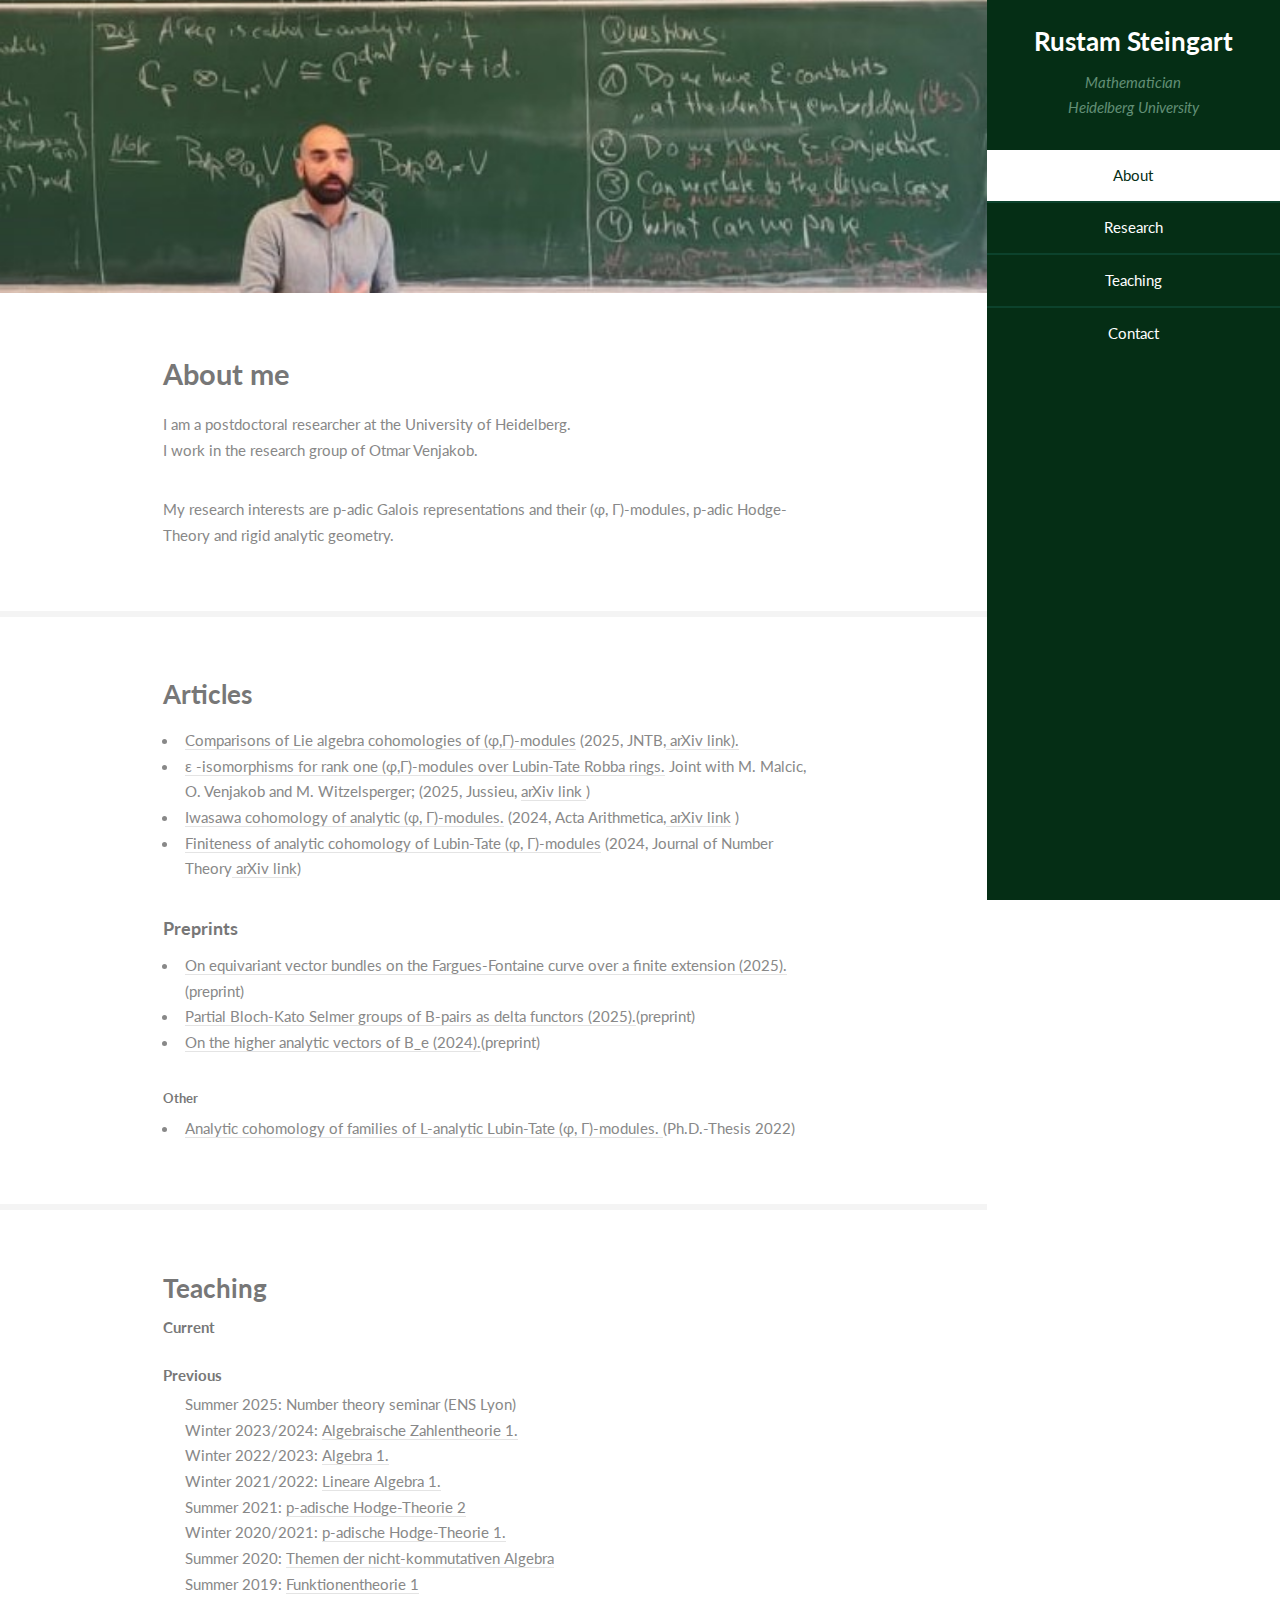
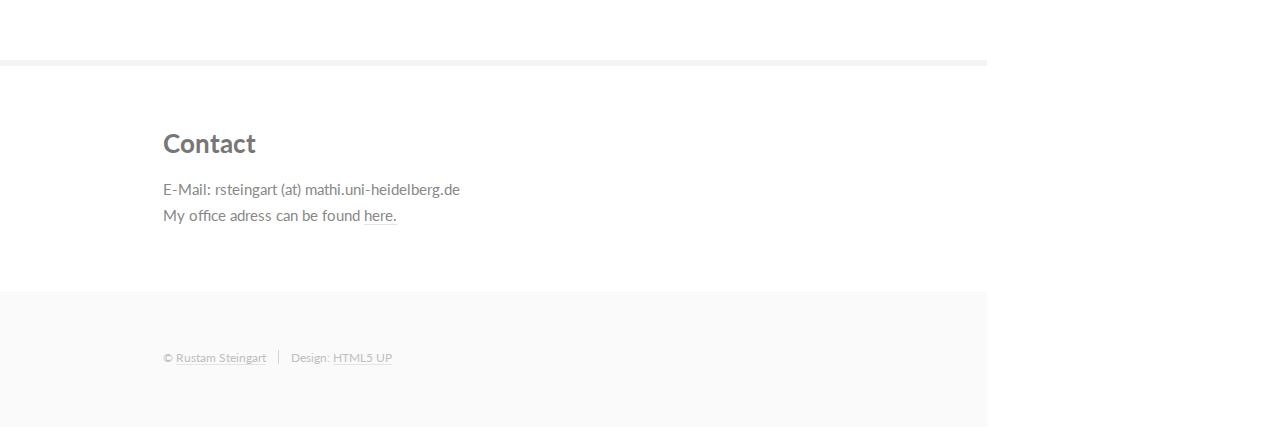
<file: index.html>
<!DOCTYPE HTML>
<!--
	Read Only by HTML5 UP
	html5up.net | @ajlkn
	Free for personal and commercial use under the CCA 3.0 license (html5up.net/license)
-->
<html>
	<head>
		<title>Rustam Steingart</title>
		<meta charset="utf-8" />
		<meta name="viewport" content="width=device-width, initial-scale=1, user-scalable=no" />
		<link rel="stylesheet" href="assets/css/main.css" />
	</head>
	<body class="is-preload">

		<!-- Header -->
			<section id="header">
				<header>
					
					<h1 id="logo"><a href="#">Rustam Steingart</a></h1>
					<p>Mathematician<br />
					Heidelberg University</p>
				</header>
				<nav id="nav">
					<ul>
						<li><a href="#one" class="active">About</a></li>
						<li><a href="#two">Research</a></li>
						<li><a href="#three">Teaching</a></li>
						<li><a href="#four">Contact</a></li>
					</ul>
				</nav>
			
			</section>

		<!-- Wrapper -->
			<div id="wrapper">

				<!-- Main -->
					<div id="main">

						<!-- One -->
							<section id="one">
								<div class="image main" data-position="center">
									<img src="images/banner.jpg" alt="" />
								</div>
								<div class="container">
									
										<h2>About me</h2>
										<p>I am a postdoctoral researcher at the University of Heidelberg.<br />
										I work in the research group of Otmar Venjakob</a>.</p>
									
									<p>My research interests are p-adic Galois representations and their (φ, Γ)-modules, p-adic Hodge-Theory and rigid analytic geometry. </p>
								</div>
							</section>

						<!-- Two -->
							<section id="two">
								<div class="container">
									<h3>Articles</h3>
									
									<ul>
										<li><a href="https://doi.org/10.5802/jtnb.1336"> Comparisons of Lie algebra cohomologies of (φ,Γ)-modules</a>  (2025, JNTB,<a href="https://arxiv.org/abs/2311.07799"> arXiv link).</a></li>
										<li><a href="https://doi.org/10.1017/S147474802500012X"> ε -isomorphisms for rank one (φ,Γ)-modules over Lubin-Tate Robba rings.</a> Joint with M. Malcic, O. Venjakob and M. Witzelsperger; </a> (2025, Jussieu, <a href="https://arxiv.org/abs/2404.09974"> arXiv link </a> ) </li>
										<li><a href="https://www.doi.org/10.4064/aa230512-1-7"> Iwasawa cohomology of analytic (φ, Γ)-modules.</a> (2024, Acta Arithmetica,<a href="https://arxiv.org/abs/2212.02275"> arXiv link</a> ) </li>
										<li><a href = " https://doi.org/10.1016/j.jnt.2024.04.008"> Finiteness of analytic cohomology of Lubin-Tate (φ, Γ)-modules</a> (2024, Journal of Number Theory<a href="https://arxiv.org/abs/2209.12527"> arXiv link</a>)</li> 
									</ul>
									<h4>Preprints</h4>
									
									<ul>
										<li><a href="https://arxiv.org/abs/2510.12533"> On equivariant vector bundles on the Fargues-Fontaine curve over a finite extension (2025).</a>(preprint)</li> 
										<li><a href="https://arxiv.org/abs/2510.00775"> Partial Bloch-Kato Selmer groups of B-pairs as delta functors (2025).</a>(preprint)</li> 
										<li><a href="https://arxiv.org/abs/2410.18805"> On the higher analytic vectors of B_e (2024).</a>(preprint)</li> 
										
										
									
										
						
									</ul>
									<h5>Other</h5>
									<ul>
								
										<li> <a href = "https://archiv.ub.uni-heidelberg.de/volltextserver/32192/"> Analytic cohomology of families of L-analytic Lubin-Tate (φ, Γ)-modules. </a>(Ph.D.-Thesis 2022)</li>
										
	
									</ul>
								</div>
							</section>

						<!-- Three -->
							<section id="three">
								<div class="container">
									<h3>Teaching</h3>
									<h1>Current</h1>
									<ul style="list-style: none;">
			
									</ul>
									<h1>Previous</h1>
									<ul style="list-style: none;">
										<li>Summer 2025: Number theory seminar (ENS Lyon)</a></li>
										<li>Winter 2023/2024: <a href = "https://mampf.mathi.uni-heidelberg.de/lectures/171"> Algebraische Zahlentheorie 1.</a></li>
										<li>Winter 2022/2023: <a href = "https://mampf.mathi.uni-heidelberg.de/lectures/136"> Algebra 1.</a></li>
										<li>Winter 2021/2022: <a href = "https://mampf.mathi.uni-heidelberg.de/lectures/98"> Lineare Algebra 1.</a></li>
										<li>Summer 2021: <a href = "https://mampf.mathi.uni-heidelberg.de/lectures/78"> p-adische Hodge-Theorie 2</a></li>
										<li>Winter 2020/2021: <a href = "https://mampf.mathi.uni-heidelberg.de/lectures/53"> p-adische Hodge-Theorie 1.</a></li>
										<li>Summer 2020: <a href = "https://mampf.mathi.uni-heidelberg.de/lectures/22"> Themen der nicht-kommutativen Algebra</a></li>
										<li>Summer 2019: <a href = "https://mampf.mathi.uni-heidelberg.de/lectures/9"> Funktionentheorie 1</a></li>
									</ul>
								</div>
							</section>

						<!-- Four -->
							<section id="four">
								<div class="container">
									<h3>Contact </h3>
									<p>E-Mail: rsteingart (at) mathi.uni-heidelberg.de <br/> My office adress can be found  <a href = "https://www.mathi.uni-heidelberg.de/people/personeninfo.html?uid=rsteingart"> here. </a></p>
									
								</div>
							</section>


					</div>

				<!-- Footer -->
					<section id="footer">
						<div class="container">
							<ul class="copyright">
								<li> &copy <a href = "https://www.mathi.uni-heidelberg.de/people/personeninfo.html?uid=rsteingart"> Rustam Steingart </a></li><li>Design: <a href="http://html5up.net"> HTML5 UP</a></li>
							</ul>
						</div>
					</section>

			</div>

		<!-- Scripts -->
			<script src="assets/js/jquery.min.js"></script>
			<script src="assets/js/jquery.scrollex.min.js"></script>
			<script src="assets/js/jquery.scrolly.min.js"></script>
			<script src="assets/js/browser.min.js"></script>
			<script src="assets/js/breakpoints.min.js"></script>
			<script src="assets/js/util.js"></script>
			<script src="assets/js/main.js"></script>

	</body>
</html>
</file>
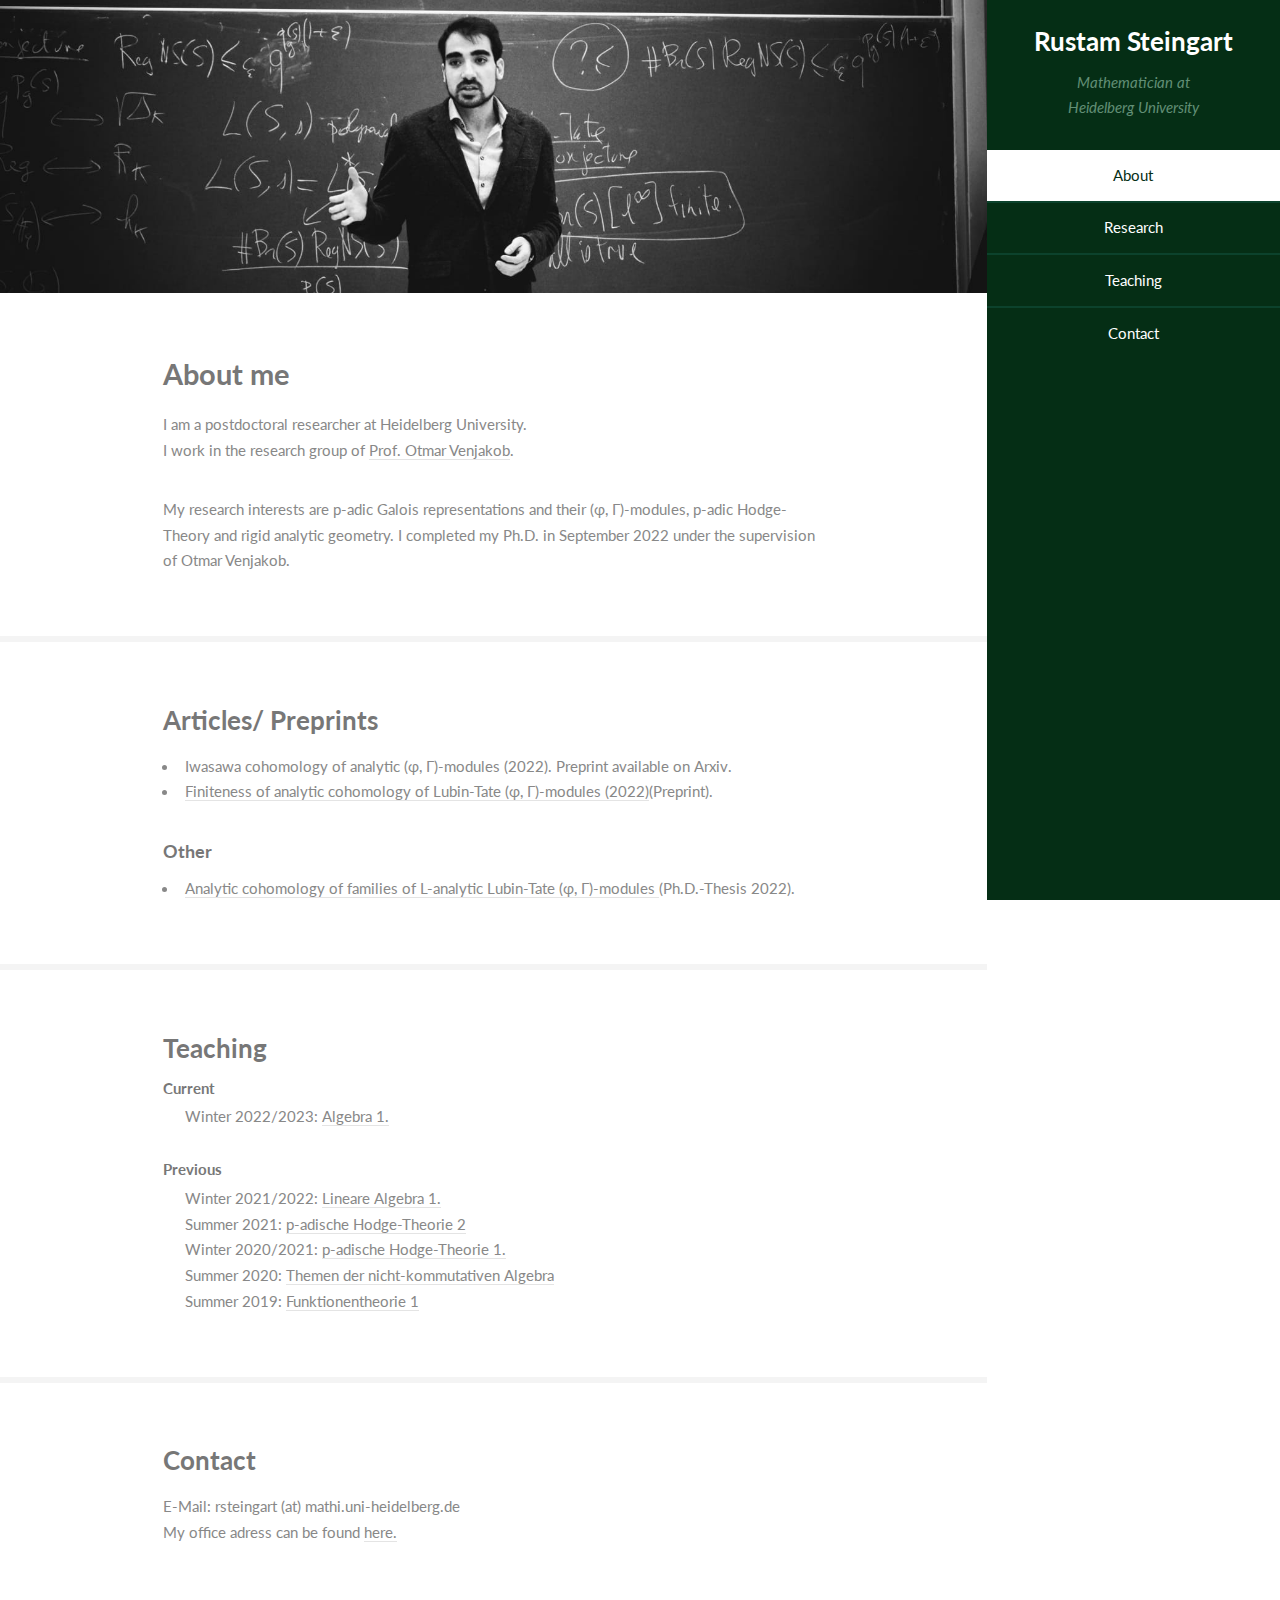
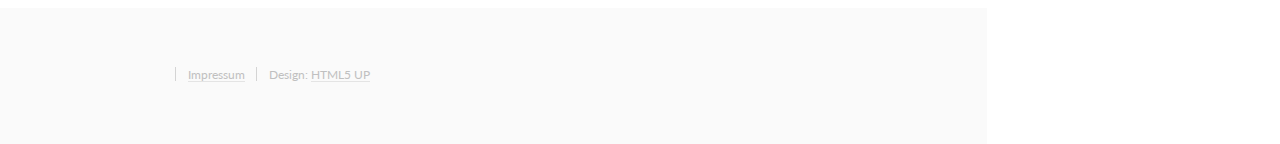
<file: RustamWebsite/index.html>
<!DOCTYPE HTML>
<!--
	Read Only by HTML5 UP
	html5up.net | @ajlkn
	Free for personal and commercial use under the CCA 3.0 license (html5up.net/license)
-->
<html>
	<head>
		<title>Rustam Steingart</title>
		<meta charset="utf-8" />
		<meta name="viewport" content="width=device-width, initial-scale=1, user-scalable=no" />
		<link rel="stylesheet" href="assets/css/main.css" />
	</head>
	<body class="is-preload">

		<!-- Header -->
			<section id="header">
				<header>
					
					<h1 id="logo"><a href="#">Rustam Steingart</a></h1>
					<p>Mathematician at<br />
					Heidelberg University</p>
				</header>
				<nav id="nav">
					<ul>
						<li><a href="#one" class="active">About</a></li>
						<li><a href="#two">Research</a></li>
						<li><a href="#three">Teaching</a></li>
						<li><a href="#four">Contact</a></li>
					</ul>
				</nav>
			
			</section>

		<!-- Wrapper -->
			<div id="wrapper">

				<!-- Main -->
					<div id="main">

						<!-- One -->
							<section id="one">
								<div class="image main" data-position="center">
									<img src="images/banner.jpg" alt="" />
								</div>
								<div class="container">
									
										<h2>About me</h2>
										<p>I am a postdoctoral researcher at Heidelberg University.<br />
										I work in the research group of <a href="https://www.mathi.uni-heidelberg.de/~venjakob/">Prof. Otmar Venjakob</a>.</p>
									
									<p>My research interests are p-adic Galois representations and their (φ, Γ)-modules, p-adic Hodge-Theory and rigid analytic geometry. I completed my Ph.D. in September 2022 under the supervision of Otmar Venjakob.</p>
								</div>
							</section>

						<!-- Two -->
							<section id="two">
								<div class="container">
									<h3>Articles/ Preprints</h3>
									
									<ul>
										<li>Iwasawa cohomology of analytic (φ, Γ)-modules (2022). Preprint available on Arxiv.</li>
										<li> <a href = "https://arxiv.org/abs/2209.12527">Finiteness of analytic cohomology of Lubin-Tate (φ, Γ)-modules (2022)</a>(Preprint).</li>
										
						
									</ul>
									<h4>Other</h4>
									<ul>
								
										<li> <a href = "https://archiv.ub.uni-heidelberg.de/volltextserver/32192/"> Analytic cohomology of families of L-analytic Lubin-Tate (φ, Γ)-modules </a>(Ph.D.-Thesis 2022).</li>
										
	
									</ul>
								</div>
							</section>

						<!-- Three -->
							<section id="three">
								<div class="container">
									<h3>Teaching</h3>
									<h1>Current</h1>
									<ul style="list-style: none;">
										
										<li>Winter 2022/2023: <a href = "https://mampf.mathi.uni-heidelberg.de/lectures/136"> Algebra 1.</a></li>
										
	
									</ul>
									<h1>Previous</h1>
									<ul style="list-style: none;">
										
										<li>Winter 2021/2022: <a href = "https://mampf.mathi.uni-heidelberg.de/lectures/98"> Lineare Algebra 1.</a></li>
										<li>Summer 2021: <a href = "https://mampf.mathi.uni-heidelberg.de/lectures/78"> p-adische Hodge-Theorie 2</a></li>
										<li>Winter 2020/2021: <a href = "https://mampf.mathi.uni-heidelberg.de/lectures/53"> p-adische Hodge-Theorie 1.</a></li>
										<li>Summer 2020: <a href = "https://mampf.mathi.uni-heidelberg.de/lectures/22"> Themen der nicht-kommutativen Algebra</a></li>
										<li>Summer 2019: <a href = "https://mampf.mathi.uni-heidelberg.de/lectures/9"> Funktionentheorie 1</a></li>
									</ul>
								</div>
							</section>

						<!-- Four -->
							<section id="four">
								<div class="container">
									<h3>Contact </h3>
									<p>E-Mail: rsteingart (at) mathi.uni-heidelberg.de <br/> My office adress can be found  <a href = "https://www.mathi.uni-heidelberg.de/people/personeninfo.html?uid=rsteingart"> here. </p>
									
								</div>
							</section>


					</div>

				<!-- Footer -->
					<section id="footer">
						<div class="container">
							<ul class="copyright">
								<li> <a href = "https://www.uni-heidelberg.de/impressum.html"> Impressum</a></li><li>Design: <a href="http://html5up.net">HTML5 UP</a></li>
							</ul>
						</div>
					</section>

			</div>

		<!-- Scripts -->
			<script src="assets/js/jquery.min.js"></script>
			<script src="assets/js/jquery.scrollex.min.js"></script>
			<script src="assets/js/jquery.scrolly.min.js"></script>
			<script src="assets/js/browser.min.js"></script>
			<script src="assets/js/breakpoints.min.js"></script>
			<script src="assets/js/util.js"></script>
			<script src="assets/js/main.js"></script>

	</body>
</html>
</file>
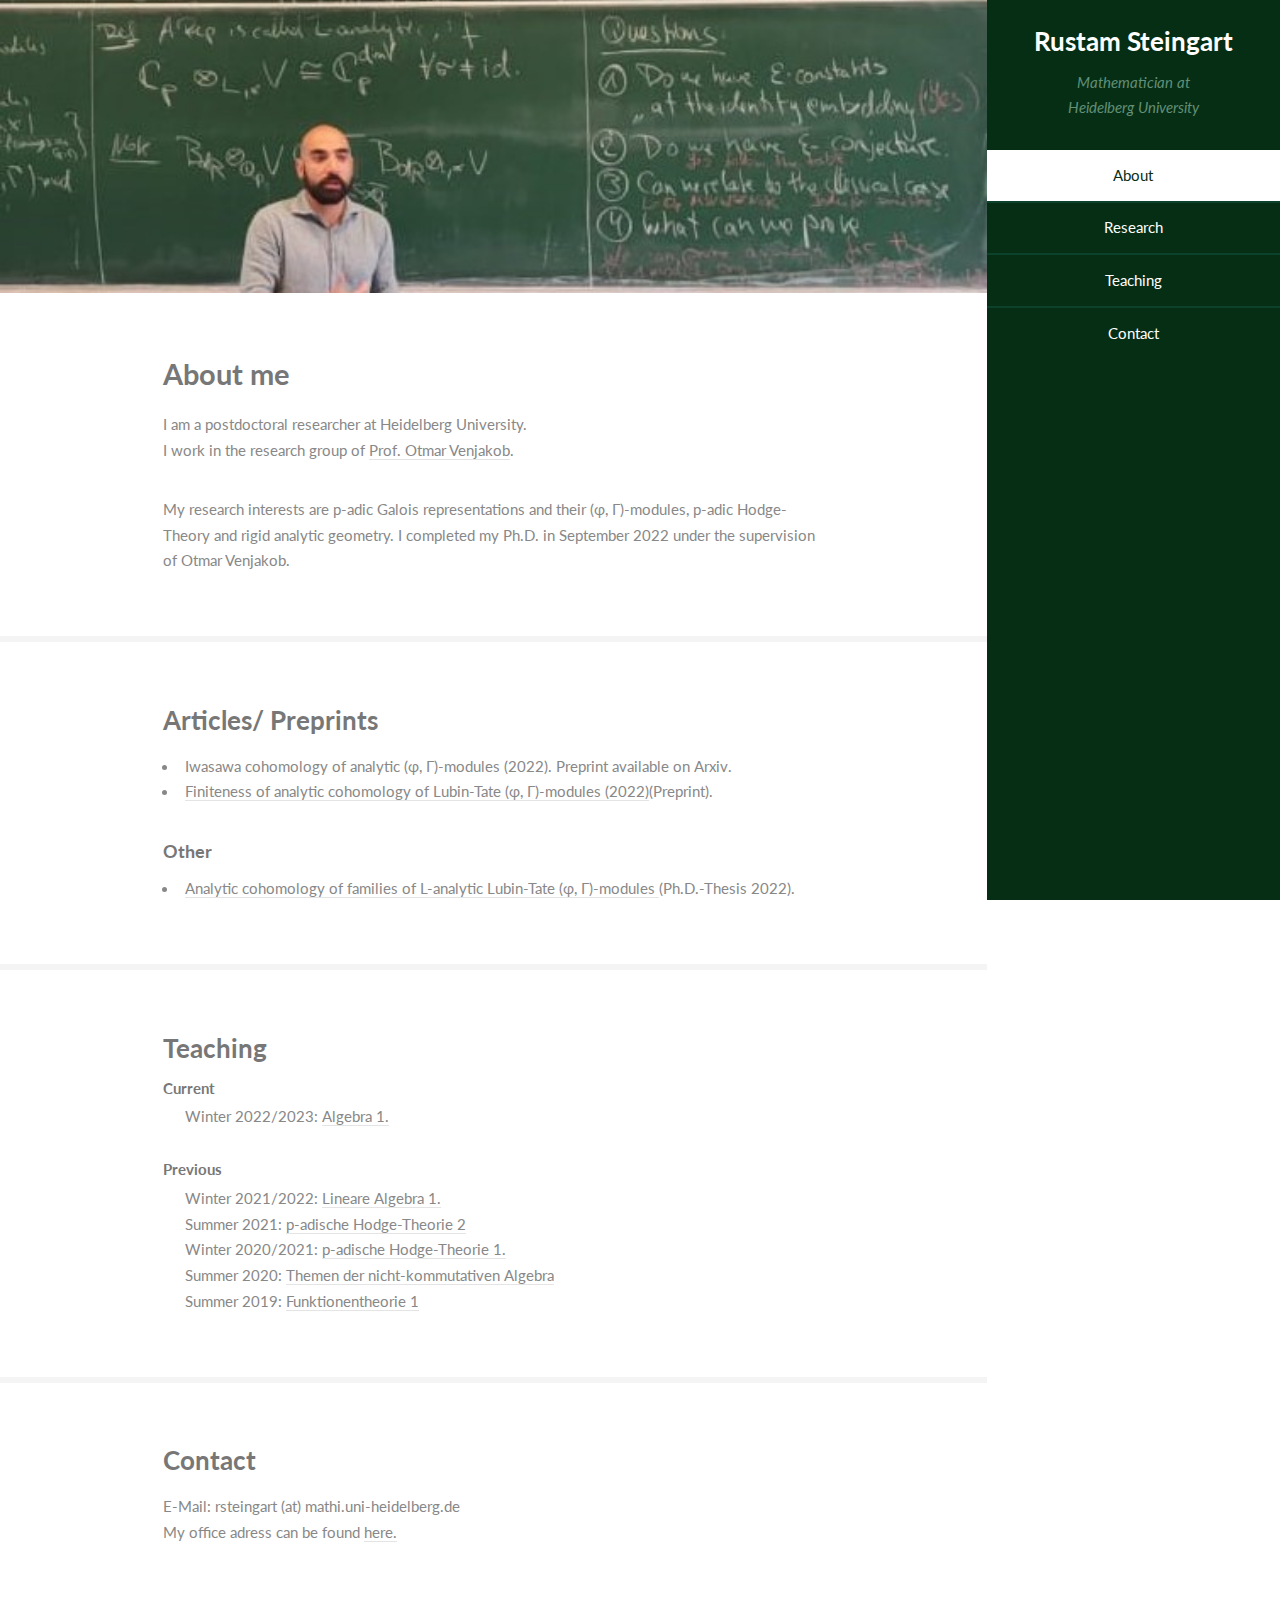
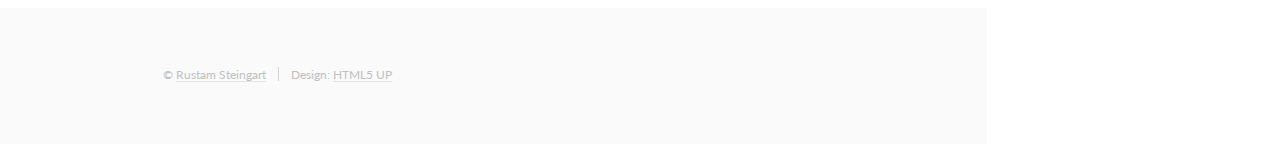
<file: www/index.html>
<!DOCTYPE HTML>
<!--
	Read Only by HTML5 UP
	html5up.net | @ajlkn
	Free for personal and commercial use under the CCA 3.0 license (html5up.net/license)
-->
<html>
	<head>
		<title>Rustam Steingart</title>
		<meta charset="utf-8" />
		<meta name="viewport" content="width=device-width, initial-scale=1, user-scalable=no" />
		<link rel="stylesheet" href="assets/css/main.css" />
	</head>
	<body class="is-preload">

		<!-- Header -->
			<section id="header">
				<header>
					
					<h1 id="logo"><a href="#">Rustam Steingart</a></h1>
					<p>Mathematician at<br />
					Heidelberg University</p>
				</header>
				<nav id="nav">
					<ul>
						<li><a href="#one" class="active">About</a></li>
						<li><a href="#two">Research</a></li>
						<li><a href="#three">Teaching</a></li>
						<li><a href="#four">Contact</a></li>
					</ul>
				</nav>
			
			</section>

		<!-- Wrapper -->
			<div id="wrapper">

				<!-- Main -->
					<div id="main">

						<!-- One -->
							<section id="one">
								<div class="image main" data-position="center">
									<img src="images/banner.jpg" alt="" />
								</div>
								<div class="container">
									
										<h2>About me</h2>
										<p>I am a postdoctoral researcher at Heidelberg University.<br />
										I work in the research group of <a href="https://www.mathi.uni-heidelberg.de/~venjakob/">Prof. Otmar Venjakob</a>.</p>
									
									<p>My research interests are p-adic Galois representations and their (φ, Γ)-modules, p-adic Hodge-Theory and rigid analytic geometry. I completed my Ph.D. in September 2022 under the supervision of Otmar Venjakob.</p>
								</div>
							</section>

						<!-- Two -->
							<section id="two">
								<div class="container">
									<h3>Articles/ Preprints</h3>
									
									<ul>
										<li>Iwasawa cohomology of analytic (φ, Γ)-modules (2022). Preprint available on Arxiv.</li>
										<li> <a href = "https://arxiv.org/abs/2209.12527">Finiteness of analytic cohomology of Lubin-Tate (φ, Γ)-modules (2022)</a>(Preprint).</li>
										
						
									</ul>
									<h4>Other</h4>
									<ul>
								
										<li> <a href = "https://archiv.ub.uni-heidelberg.de/volltextserver/32192/"> Analytic cohomology of families of L-analytic Lubin-Tate (φ, Γ)-modules </a>(Ph.D.-Thesis 2022).</li>
										
	
									</ul>
								</div>
							</section>

						<!-- Three -->
							<section id="three">
								<div class="container">
									<h3>Teaching</h3>
									<h1>Current</h1>
									<ul style="list-style: none;">
										
										<li>Winter 2022/2023: <a href = "https://mampf.mathi.uni-heidelberg.de/lectures/136"> Algebra 1.</a></li>
										
	
									</ul>
									<h1>Previous</h1>
									<ul style="list-style: none;">
										
										<li>Winter 2021/2022: <a href = "https://mampf.mathi.uni-heidelberg.de/lectures/98"> Lineare Algebra 1.</a></li>
										<li>Summer 2021: <a href = "https://mampf.mathi.uni-heidelberg.de/lectures/78"> p-adische Hodge-Theorie 2</a></li>
										<li>Winter 2020/2021: <a href = "https://mampf.mathi.uni-heidelberg.de/lectures/53"> p-adische Hodge-Theorie 1.</a></li>
										<li>Summer 2020: <a href = "https://mampf.mathi.uni-heidelberg.de/lectures/22"> Themen der nicht-kommutativen Algebra</a></li>
										<li>Summer 2019: <a href = "https://mampf.mathi.uni-heidelberg.de/lectures/9"> Funktionentheorie 1</a></li>
									</ul>
								</div>
							</section>

						<!-- Four -->
							<section id="four">
								<div class="container">
									<h3>Contact </h3>
									<p>E-Mail: rsteingart (at) mathi.uni-heidelberg.de <br/> My office adress can be found  <a href = "https://www.mathi.uni-heidelberg.de/people/personeninfo.html?uid=rsteingart"> here. </a></p>
									
								</div>
							</section>


					</div>

				<!-- Footer -->
					<section id="footer">
						<div class="container">
							<ul class="copyright">
								<li> &copy <a href = "https://www.mathi.uni-heidelberg.de/people/personeninfo.html?uid=rsteingart"> Rustam Steingart </a></li><li>Design: <a href="http://html5up.net"> HTML5 UP</a></li>
							</ul>
						</div>
					</section>

			</div>

		<!-- Scripts -->
			<script src="assets/js/jquery.min.js"></script>
			<script src="assets/js/jquery.scrollex.min.js"></script>
			<script src="assets/js/jquery.scrolly.min.js"></script>
			<script src="assets/js/browser.min.js"></script>
			<script src="assets/js/breakpoints.min.js"></script>
			<script src="assets/js/util.js"></script>
			<script src="assets/js/main.js"></script>

	</body>
</html>
</file>
<file: assets/css/main.css>
@import url("fontawesome-all.min.css");
@import url("https://fonts.googleapis.com/css?family=Lato:400,400italic,700,700italic|Source+Code+Pro:400");

/*
	Read Only by HTML5 UP
	html5up.net | @ajlkn
	Free for personal and commercial use under the CCA 3.0 license (html5up.net/license)
*/

html, body, div, span, applet, object,
iframe, h1, h2, h3, h4, h5, h6, p, blockquote,
pre, a, abbr, acronym, address, big, cite,
code, del, dfn, em, img, ins, kbd, q, s, samp,
small, strike, strong, sub, sup, tt, var, b,
u, i, center, dl, dt, dd, ol, ul, li, fieldset,
form, label, legend, table, caption, tbody,
tfoot, thead, tr, th, td, article, aside,
canvas, details, embed, figure, figcaption,
footer, header, hgroup, menu, nav, output, ruby,
section, summary, time, mark, audio, video {
	margin: 0;
	padding: 0;
	border: 0;
	font-size: 100%;
	font: inherit;
	vertical-align: baseline;}

article, aside, details, figcaption, figure,
footer, header, hgroup, menu, nav, section {
	display: block;}

body {
	line-height: 1;
}

ol, ul {
	list-style: none;
}

blockquote, q {
	quotes: none;
}

	blockquote:before, blockquote:after, q:before, q:after {
		content: '';
		content: none;
	}

table {
	border-collapse: collapse;
	border-spacing: 0;
}

body {
	-webkit-text-size-adjust: none;
}

mark {
	background-color: transparent;
	color: inherit;
}

input::-moz-focus-inner {
	border: 0;
	padding: 0;
}

input, select, textarea {
	-moz-appearance: none;
	-webkit-appearance: none;
	-ms-appearance: none;
	appearance: none;
}

/* Basic */

	html {
		box-sizing: border-box;
	}

	*, *:before, *:after {
		box-sizing: inherit;
	}

	body {
		background: #fff;
	}

		body.is-preload *, body.is-preload *:before, body.is-preload *:after {
			-moz-animation: none !important;
			-webkit-animation: none !important;
			-ms-animation: none !important;
			animation: none !important;
			-moz-transition: none !important;
			-webkit-transition: none !important;
			-ms-transition: none !important;
			transition: none !important;
		}

	body, input, select, textarea {
		color: #888;
		font-family: "Lato", sans-serif;
		font-size: 16pt;
		font-weight: 400;
		line-height: 1.75em;
	}

	a {
		-moz-transition: color 0.2s ease-in-out, border-color 0.2s ease-in-out;
		-webkit-transition: color 0.2s ease-in-out, border-color 0.2s ease-in-out;
		-ms-transition: color 0.2s ease-in-out, border-color 0.2s ease-in-out;
		transition: color 0.2s ease-in-out, border-color 0.2s ease-in-out;
		border-bottom: solid 1px #e4e4e4;
		color: inherit;
		text-decoration: none;
	}

		a:hover {
			border-bottom-color: transparent;
			color: #4acaa8 !important;
		}

	strong, b {
		color: #777;
		font-weight: 700;
	}

	em, i {
		font-style: italic;
	}

	p {
		margin: 0 0 2.25em 0;
	}

	h1, h2, h3, h4, h5, h6 {
		color: #777;
		font-weight: 700;
		line-height: 1em;
		margin: 0 0 0.5625em 0;
	}

		h1 a, h2 a, h3 a, h4 a, h5 a, h6 a {
			border: 0;
			color: inherit;
			text-decoration: none;
		}

	h2 {
		font-size: 2em;
		line-height: 1.5em;
	}

	h3 {
		font-size: 1.75em;
		line-height: 1.5em;
	}

	h4 {
		font-size: 1.25em;
		line-height: 1.5em;
	}

	h5 {
		font-size: 0.9em;
		line-height: 1.5em;
	}

	h6 {
		font-size: 0.7em;
		line-height: 1.5em;
	}

	sub {
		font-size: 0.8em;
		position: relative;
		top: 0.5em;
	}

	sup {
		font-size: 0.8em;
		position: relative;
		top: -0.5em;
	}

	hr {
		border: 0;
		border-bottom: solid 2px #f4f4f4;
		margin: 2.25em 0;
	}

		hr.major {
			margin: 3.375em 0;
		}

	blockquote {
		border-left: solid 8px #e4e4e4;
		font-style: italic;
		margin: 0 0 2.25em 0;
		padding: 0.5em 0 0.5em 2em;
	}

	code {
		background: #555;
		border-radius: 5px;
		color: #fff;
		font-family: "Source Code Pro", monospace;
		font-size: 0.9em;
		margin: 0 0.25em;
		padding: 0.25em 0.65em;
	}

	pre {
		font-family: "Source Code Pro", monospace;
		font-size: 0.9em;
		margin: 0 0 2.25em 0;
	}

		pre code {
			-webkit-overflow-scrolling: touch;
			display: block;
			line-height: 1.5em;
			overflow-x: auto;
			padding: 1em 1.5em;
		}

	.align-left {
		text-align: left;
	}

	.align-center {
		text-align: center;
	}

	.align-right {
		text-align: right;
	}

/* Row */

	.row {
		display: flex;
		flex-wrap: wrap;
		box-sizing: border-box;
		align-items: stretch;
	}

		.row > * {
			box-sizing: border-box;
		}

		.row.gtr-uniform > * > :last-child {
			margin-bottom: 0;
		}

		.row.aln-left {
			justify-content: flex-start;
		}

		.row.aln-center {
			justify-content: center;
		}

		.row.aln-right {
			justify-content: flex-end;
		}

		.row.aln-top {
			align-items: flex-start;
		}

		.row.aln-middle {
			align-items: center;
		}

		.row.aln-bottom {
			align-items: flex-end;
		}

		.row > .imp {
			order: -1;
		}

		.row > .col-1 {
			width: 8.33333%;
		}

		.row > .off-1 {
			margin-left: 8.33333%;
		}

		.row > .col-2 {
			width: 16.66667%;
		}

		.row > .off-2 {
			margin-left: 16.66667%;
		}

		.row > .col-3 {
			width: 25%;
		}

		.row > .off-3 {
			margin-left: 25%;
		}

		.row > .col-4 {
			width: 33.33333%;
		}

		.row > .off-4 {
			margin-left: 33.33333%;
		}

		.row > .col-5 {
			width: 41.66667%;
		}

		.row > .off-5 {
			margin-left: 41.66667%;
		}

		.row > .col-6 {
			width: 50%;
		}

		.row > .off-6 {
			margin-left: 50%;
		}

		.row > .col-7 {
			width: 58.33333%;
		}

		.row > .off-7 {
			margin-left: 58.33333%;
		}

		.row > .col-8 {
			width: 66.66667%;
		}

		.row > .off-8 {
			margin-left: 66.66667%;
		}

		.row > .col-9 {
			width: 75%;
		}

		.row > .off-9 {
			margin-left: 75%;
		}

		.row > .col-10 {
			width: 83.33333%;
		}

		.row > .off-10 {
			margin-left: 83.33333%;
		}

		.row > .col-11 {
			width: 91.66667%;
		}

		.row > .off-11 {
			margin-left: 91.66667%;
		}

		.row > .col-12 {
			width: 100%;
		}

		.row > .off-12 {
			margin-left: 100%;
		}

		.row.gtr-0 {
			margin-top: 0;
			margin-left: 0em;
		}

			.row.gtr-0 > * {
				padding: 0 0 0 0em;
			}

			.row.gtr-0.gtr-uniform {
				margin-top: 0em;
			}

				.row.gtr-0.gtr-uniform > * {
					padding-top: 0em;
				}

		.row.gtr-25 {
			margin-top: 0;
			margin-left: -0.5em;
		}

			.row.gtr-25 > * {
				padding: 0 0 0 0.5em;
			}

			.row.gtr-25.gtr-uniform {
				margin-top: -0.5em;
			}

				.row.gtr-25.gtr-uniform > * {
					padding-top: 0.5em;
				}

		.row.gtr-50 {
			margin-top: 0;
			margin-left: -1em;
		}

			.row.gtr-50 > * {
				padding: 0 0 0 1em;
			}

			.row.gtr-50.gtr-uniform {
				margin-top: -1em;
			}

				.row.gtr-50.gtr-uniform > * {
					padding-top: 1em;
				}

		.row {
			margin-top: 0;
			margin-left: -2em;
		}

			.row > * {
				padding: 0 0 0 2em;
			}

			.row.gtr-uniform {
				margin-top: -2em;
			}

				.row.gtr-uniform > * {
					padding-top: 2em;
				}

		.row.gtr-150 {
			margin-top: 0;
			margin-left: -3em;
		}

			.row.gtr-150 > * {
				padding: 0 0 0 3em;
			}

			.row.gtr-150.gtr-uniform {
				margin-top: -3em;
			}

				.row.gtr-150.gtr-uniform > * {
					padding-top: 3em;
				}

		.row.gtr-200 {
			margin-top: 0;
			margin-left: -4em;
		}

			.row.gtr-200 > * {
				padding: 0 0 0 4em;
			}

			.row.gtr-200.gtr-uniform {
				margin-top: -4em;
			}

				.row.gtr-200.gtr-uniform > * {
					padding-top: 4em;
				}

		@media screen and (max-width: 1680px) {

			.row {
				display: flex;
				flex-wrap: wrap;
				box-sizing: border-box;
				align-items: stretch;
			}

				.row > * {
					box-sizing: border-box;
				}

				.row.gtr-uniform > * > :last-child {
					margin-bottom: 0;
				}

				.row.aln-left {
					justify-content: flex-start;
				}

				.row.aln-center {
					justify-content: center;
				}

				.row.aln-right {
					justify-content: flex-end;
				}

				.row.aln-top {
					align-items: flex-start;
				}

				.row.aln-middle {
					align-items: center;
				}

				.row.aln-bottom {
					align-items: flex-end;
				}

				.row > .imp-xlarge {
					order: -1;
				}

				.row > .col-1-xlarge {
					width: 8.33333%;
				}

				.row > .off-1-xlarge {
					margin-left: 8.33333%;
				}

				.row > .col-2-xlarge {
					width: 16.66667%;
				}

				.row > .off-2-xlarge {
					margin-left: 16.66667%;
				}

				.row > .col-3-xlarge {
					width: 25%;
				}

				.row > .off-3-xlarge {
					margin-left: 25%;
				}

				.row > .col-4-xlarge {
					width: 33.33333%;
				}

				.row > .off-4-xlarge {
					margin-left: 33.33333%;
				}

				.row > .col-5-xlarge {
					width: 41.66667%;
				}

				.row > .off-5-xlarge {
					margin-left: 41.66667%;
				}

				.row > .col-6-xlarge {
					width: 50%;
				}

				.row > .off-6-xlarge {
					margin-left: 50%;
				}

				.row > .col-7-xlarge {
					width: 58.33333%;
				}

				.row > .off-7-xlarge {
					margin-left: 58.33333%;
				}

				.row > .col-8-xlarge {
					width: 66.66667%;
				}

				.row > .off-8-xlarge {
					margin-left: 66.66667%;
				}

				.row > .col-9-xlarge {
					width: 75%;
				}

				.row > .off-9-xlarge {
					margin-left: 75%;
				}

				.row > .col-10-xlarge {
					width: 83.33333%;
				}

				.row > .off-10-xlarge {
					margin-left: 83.33333%;
				}

				.row > .col-11-xlarge {
					width: 91.66667%;
				}

				.row > .off-11-xlarge {
					margin-left: 91.66667%;
				}

				.row > .col-12-xlarge {
					width: 100%;
				}

				.row > .off-12-xlarge {
					margin-left: 100%;
				}

				.row.gtr-0 {
					margin-top: 0;
					margin-left: 0em;
				}

					.row.gtr-0 > * {
						padding: 0 0 0 0em;
					}

					.row.gtr-0.gtr-uniform {
						margin-top: 0em;
					}

						.row.gtr-0.gtr-uniform > * {
							padding-top: 0em;
						}

				.row.gtr-25 {
					margin-top: 0;
					margin-left: -0.5em;
				}

					.row.gtr-25 > * {
						padding: 0 0 0 0.5em;
					}

					.row.gtr-25.gtr-uniform {
						margin-top: -0.5em;
					}

						.row.gtr-25.gtr-uniform > * {
							padding-top: 0.5em;
						}

				.row.gtr-50 {
					margin-top: 0;
					margin-left: -1em;
				}

					.row.gtr-50 > * {
						padding: 0 0 0 1em;
					}

					.row.gtr-50.gtr-uniform {
						margin-top: -1em;
					}

						.row.gtr-50.gtr-uniform > * {
							padding-top: 1em;
						}

				.row {
					margin-top: 0;
					margin-left: -2em;
				}

					.row > * {
						padding: 0 0 0 2em;
					}

					.row.gtr-uniform {
						margin-top: -2em;
					}

						.row.gtr-uniform > * {
							padding-top: 2em;
						}

				.row.gtr-150 {
					margin-top: 0;
					margin-left: -3em;
				}

					.row.gtr-150 > * {
						padding: 0 0 0 3em;
					}

					.row.gtr-150.gtr-uniform {
						margin-top: -3em;
					}

						.row.gtr-150.gtr-uniform > * {
							padding-top: 3em;
						}

				.row.gtr-200 {
					margin-top: 0;
					margin-left: -4em;
				}

					.row.gtr-200 > * {
						padding: 0 0 0 4em;
					}

					.row.gtr-200.gtr-uniform {
						margin-top: -4em;
					}

						.row.gtr-200.gtr-uniform > * {
							padding-top: 4em;
						}

		}

		@media screen and (max-width: 1280px) {

			.row {
				display: flex;
				flex-wrap: wrap;
				box-sizing: border-box;
				align-items: stretch;
			}

				.row > * {
					box-sizing: border-box;
				}

				.row.gtr-uniform > * > :last-child {
					margin-bottom: 0;
				}

				.row.aln-left {
					justify-content: flex-start;
				}

				.row.aln-center {
					justify-content: center;
				}

				.row.aln-right {
					justify-content: flex-end;
				}

				.row.aln-top {
					align-items: flex-start;
				}

				.row.aln-middle {
					align-items: center;
				}

				.row.aln-bottom {
					align-items: flex-end;
				}

				.row > .imp-large {
					order: -1;
				}

				.row > .col-1-large {
					width: 8.33333%;
				}

				.row > .off-1-large {
					margin-left: 8.33333%;
				}

				.row > .col-2-large {
					width: 16.66667%;
				}

				.row > .off-2-large {
					margin-left: 16.66667%;
				}

				.row > .col-3-large {
					width: 25%;
				}

				.row > .off-3-large {
					margin-left: 25%;
				}

				.row > .col-4-large {
					width: 33.33333%;
				}

				.row > .off-4-large {
					margin-left: 33.33333%;
				}

				.row > .col-5-large {
					width: 41.66667%;
				}

				.row > .off-5-large {
					margin-left: 41.66667%;
				}

				.row > .col-6-large {
					width: 50%;
				}

				.row > .off-6-large {
					margin-left: 50%;
				}

				.row > .col-7-large {
					width: 58.33333%;
				}

				.row > .off-7-large {
					margin-left: 58.33333%;
				}

				.row > .col-8-large {
					width: 66.66667%;
				}

				.row > .off-8-large {
					margin-left: 66.66667%;
				}

				.row > .col-9-large {
					width: 75%;
				}

				.row > .off-9-large {
					margin-left: 75%;
				}

				.row > .col-10-large {
					width: 83.33333%;
				}

				.row > .off-10-large {
					margin-left: 83.33333%;
				}

				.row > .col-11-large {
					width: 91.66667%;
				}

				.row > .off-11-large {
					margin-left: 91.66667%;
				}

				.row > .col-12-large {
					width: 100%;
				}

				.row > .off-12-large {
					margin-left: 100%;
				}

				.row.gtr-0 {
					margin-top: 0;
					margin-left: 0em;
				}

					.row.gtr-0 > * {
						padding: 0 0 0 0em;
					}

					.row.gtr-0.gtr-uniform {
						margin-top: 0em;
					}

						.row.gtr-0.gtr-uniform > * {
							padding-top: 0em;
						}

				.row.gtr-25 {
					margin-top: 0;
					margin-left: -0.375em;
				}

					.row.gtr-25 > * {
						padding: 0 0 0 0.375em;
					}

					.row.gtr-25.gtr-uniform {
						margin-top: -0.375em;
					}

						.row.gtr-25.gtr-uniform > * {
							padding-top: 0.375em;
						}

				.row.gtr-50 {
					margin-top: 0;
					margin-left: -0.75em;
				}

					.row.gtr-50 > * {
						padding: 0 0 0 0.75em;
					}

					.row.gtr-50.gtr-uniform {
						margin-top: -0.75em;
					}

						.row.gtr-50.gtr-uniform > * {
							padding-top: 0.75em;
						}

				.row {
					margin-top: 0;
					margin-left: -1.5em;
				}

					.row > * {
						padding: 0 0 0 1.5em;
					}

					.row.gtr-uniform {
						margin-top: -1.5em;
					}

						.row.gtr-uniform > * {
							padding-top: 1.5em;
						}

				.row.gtr-150 {
					margin-top: 0;
					margin-left: -2.25em;
				}

					.row.gtr-150 > * {
						padding: 0 0 0 2.25em;
					}

					.row.gtr-150.gtr-uniform {
						margin-top: -2.25em;
					}

						.row.gtr-150.gtr-uniform > * {
							padding-top: 2.25em;
						}

				.row.gtr-200 {
					margin-top: 0;
					margin-left: -3em;
				}

					.row.gtr-200 > * {
						padding: 0 0 0 3em;
					}

					.row.gtr-200.gtr-uniform {
						margin-top: -3em;
					}

						.row.gtr-200.gtr-uniform > * {
							padding-top: 3em;
						}

		}

		@media screen and (max-width: 1024px) {

			.row {
				display: flex;
				flex-wrap: wrap;
				box-sizing: border-box;
				align-items: stretch;
			}

				.row > * {
					box-sizing: border-box;
				}

				.row.gtr-uniform > * > :last-child {
					margin-bottom: 0;
				}

				.row.aln-left {
					justify-content: flex-start;
				}

				.row.aln-center {
					justify-content: center;
				}

				.row.aln-right {
					justify-content: flex-end;
				}

				.row.aln-top {
					align-items: flex-start;
				}

				.row.aln-middle {
					align-items: center;
				}

				.row.aln-bottom {
					align-items: flex-end;
				}

				.row > .imp-medium {
					order: -1;
				}

				.row > .col-1-medium {
					width: 8.33333%;
				}

				.row > .off-1-medium {
					margin-left: 8.33333%;
				}

				.row > .col-2-medium {
					width: 16.66667%;
				}

				.row > .off-2-medium {
					margin-left: 16.66667%;
				}

				.row > .col-3-medium {
					width: 25%;
				}

				.row > .off-3-medium {
					margin-left: 25%;
				}

				.row > .col-4-medium {
					width: 33.33333%;
				}

				.row > .off-4-medium {
					margin-left: 33.33333%;
				}

				.row > .col-5-medium {
					width: 41.66667%;
				}

				.row > .off-5-medium {
					margin-left: 41.66667%;
				}

				.row > .col-6-medium {
					width: 50%;
				}

				.row > .off-6-medium {
					margin-left: 50%;
				}

				.row > .col-7-medium {
					width: 58.33333%;
				}

				.row > .off-7-medium {
					margin-left: 58.33333%;
				}

				.row > .col-8-medium {
					width: 66.66667%;
				}

				.row > .off-8-medium {
					margin-left: 66.66667%;
				}

				.row > .col-9-medium {
					width: 75%;
				}

				.row > .off-9-medium {
					margin-left: 75%;
				}

				.row > .col-10-medium {
					width: 83.33333%;
				}

				.row > .off-10-medium {
					margin-left: 83.33333%;
				}

				.row > .col-11-medium {
					width: 91.66667%;
				}

				.row > .off-11-medium {
					margin-left: 91.66667%;
				}

				.row > .col-12-medium {
					width: 100%;
				}

				.row > .off-12-medium {
					margin-left: 100%;
				}

				.row.gtr-0 {
					margin-top: 0;
					margin-left: 0em;
				}

					.row.gtr-0 > * {
						padding: 0 0 0 0em;
					}

					.row.gtr-0.gtr-uniform {
						margin-top: 0em;
					}

						.row.gtr-0.gtr-uniform > * {
							padding-top: 0em;
						}

				.row.gtr-25 {
					margin-top: 0;
					margin-left: -0.375em;
				}

					.row.gtr-25 > * {
						padding: 0 0 0 0.375em;
					}

					.row.gtr-25.gtr-uniform {
						margin-top: -0.375em;
					}

						.row.gtr-25.gtr-uniform > * {
							padding-top: 0.375em;
						}

				.row.gtr-50 {
					margin-top: 0;
					margin-left: -0.75em;
				}

					.row.gtr-50 > * {
						padding: 0 0 0 0.75em;
					}

					.row.gtr-50.gtr-uniform {
						margin-top: -0.75em;
					}

						.row.gtr-50.gtr-uniform > * {
							padding-top: 0.75em;
						}

				.row {
					margin-top: 0;
					margin-left: -1.5em;
				}

					.row > * {
						padding: 0 0 0 1.5em;
					}

					.row.gtr-uniform {
						margin-top: -1.5em;
					}

						.row.gtr-uniform > * {
							padding-top: 1.5em;
						}

				.row.gtr-150 {
					margin-top: 0;
					margin-left: -2.25em;
				}

					.row.gtr-150 > * {
						padding: 0 0 0 2.25em;
					}

					.row.gtr-150.gtr-uniform {
						margin-top: -2.25em;
					}

						.row.gtr-150.gtr-uniform > * {
							padding-top: 2.25em;
						}

				.row.gtr-200 {
					margin-top: 0;
					margin-left: -3em;
				}

					.row.gtr-200 > * {
						padding: 0 0 0 3em;
					}

					.row.gtr-200.gtr-uniform {
						margin-top: -3em;
					}

						.row.gtr-200.gtr-uniform > * {
							padding-top: 3em;
						}

		}

		@media screen and (max-width: 736px) {

			.row {
				display: flex;
				flex-wrap: wrap;
				box-sizing: border-box;
				align-items: stretch;
			}

				.row > * {
					box-sizing: border-box;
				}

				.row.gtr-uniform > * > :last-child {
					margin-bottom: 0;
				}

				.row.aln-left {
					justify-content: flex-start;
				}

				.row.aln-center {
					justify-content: center;
				}

				.row.aln-right {
					justify-content: flex-end;
				}

				.row.aln-top {
					align-items: flex-start;
				}

				.row.aln-middle {
					align-items: center;
				}

				.row.aln-bottom {
					align-items: flex-end;
				}

				.row > .imp-small {
					order: -1;
				}

				.row > .col-1-small {
					width: 8.33333%;
				}

				.row > .off-1-small {
					margin-left: 8.33333%;
				}

				.row > .col-2-small {
					width: 16.66667%;
				}

				.row > .off-2-small {
					margin-left: 16.66667%;
				}

				.row > .col-3-small {
					width: 25%;
				}

				.row > .off-3-small {
					margin-left: 25%;
				}

				.row > .col-4-small {
					width: 33.33333%;
				}

				.row > .off-4-small {
					margin-left: 33.33333%;
				}

				.row > .col-5-small {
					width: 41.66667%;
				}

				.row > .off-5-small {
					margin-left: 41.66667%;
				}

				.row > .col-6-small {
					width: 50%;
				}

				.row > .off-6-small {
					margin-left: 50%;
				}

				.row > .col-7-small {
					width: 58.33333%;
				}

				.row > .off-7-small {
					margin-left: 58.33333%;
				}

				.row > .col-8-small {
					width: 66.66667%;
				}

				.row > .off-8-small {
					margin-left: 66.66667%;
				}

				.row > .col-9-small {
					width: 75%;
				}

				.row > .off-9-small {
					margin-left: 75%;
				}

				.row > .col-10-small {
					width: 83.33333%;
				}

				.row > .off-10-small {
					margin-left: 83.33333%;
				}

				.row > .col-11-small {
					width: 91.66667%;
				}

				.row > .off-11-small {
					margin-left: 91.66667%;
				}

				.row > .col-12-small {
					width: 100%;
				}

				.row > .off-12-small {
					margin-left: 100%;
				}

				.row.gtr-0 {
					margin-top: 0;
					margin-left: 0em;
				}

					.row.gtr-0 > * {
						padding: 0 0 0 0em;
					}

					.row.gtr-0.gtr-uniform {
						margin-top: 0em;
					}

						.row.gtr-0.gtr-uniform > * {
							padding-top: 0em;
						}

				.row.gtr-25 {
					margin-top: 0;
					margin-left: -0.3125em;
				}

					.row.gtr-25 > * {
						padding: 0 0 0 0.3125em;
					}

					.row.gtr-25.gtr-uniform {
						margin-top: -0.3125em;
					}

						.row.gtr-25.gtr-uniform > * {
							padding-top: 0.3125em;
						}

				.row.gtr-50 {
					margin-top: 0;
					margin-left: -0.625em;
				}

					.row.gtr-50 > * {
						padding: 0 0 0 0.625em;
					}

					.row.gtr-50.gtr-uniform {
						margin-top: -0.625em;
					}

						.row.gtr-50.gtr-uniform > * {
							padding-top: 0.625em;
						}

				.row {
					margin-top: 0;
					margin-left: -1.25em;
				}

					.row > * {
						padding: 0 0 0 1.25em;
					}

					.row.gtr-uniform {
						margin-top: -1.25em;
					}

						.row.gtr-uniform > * {
							padding-top: 1.25em;
						}

				.row.gtr-150 {
					margin-top: 0;
					margin-left: -1.875em;
				}

					.row.gtr-150 > * {
						padding: 0 0 0 1.875em;
					}

					.row.gtr-150.gtr-uniform {
						margin-top: -1.875em;
					}

						.row.gtr-150.gtr-uniform > * {
							padding-top: 1.875em;
						}

				.row.gtr-200 {
					margin-top: 0;
					margin-left: -2.5em;
				}

					.row.gtr-200 > * {
						padding: 0 0 0 2.5em;
					}

					.row.gtr-200.gtr-uniform {
						margin-top: -2.5em;
					}

						.row.gtr-200.gtr-uniform > * {
							padding-top: 2.5em;
						}

		}

		@media screen and (max-width: 480px) {

			.row {
				display: flex;
				flex-wrap: wrap;
				box-sizing: border-box;
				align-items: stretch;
			}

				.row > * {
					box-sizing: border-box;
				}

				.row.gtr-uniform > * > :last-child {
					margin-bottom: 0;
				}

				.row.aln-left {
					justify-content: flex-start;
				}

				.row.aln-center {
					justify-content: center;
				}

				.row.aln-right {
					justify-content: flex-end;
				}

				.row.aln-top {
					align-items: flex-start;
				}

				.row.aln-middle {
					align-items: center;
				}

				.row.aln-bottom {
					align-items: flex-end;
				}

				.row > .imp-xsmall {
					order: -1;
				}

				.row > .col-1-xsmall {
					width: 8.33333%;
				}

				.row > .off-1-xsmall {
					margin-left: 8.33333%;
				}

				.row > .col-2-xsmall {
					width: 16.66667%;
				}

				.row > .off-2-xsmall {
					margin-left: 16.66667%;
				}

				.row > .col-3-xsmall {
					width: 25%;
				}

				.row > .off-3-xsmall {
					margin-left: 25%;
				}

				.row > .col-4-xsmall {
					width: 33.33333%;
				}

				.row > .off-4-xsmall {
					margin-left: 33.33333%;
				}

				.row > .col-5-xsmall {
					width: 41.66667%;
				}

				.row > .off-5-xsmall {
					margin-left: 41.66667%;
				}

				.row > .col-6-xsmall {
					width: 50%;
				}

				.row > .off-6-xsmall {
					margin-left: 50%;
				}

				.row > .col-7-xsmall {
					width: 58.33333%;
				}

				.row > .off-7-xsmall {
					margin-left: 58.33333%;
				}

				.row > .col-8-xsmall {
					width: 66.66667%;
				}

				.row > .off-8-xsmall {
					margin-left: 66.66667%;
				}

				.row > .col-9-xsmall {
					width: 75%;
				}

				.row > .off-9-xsmall {
					margin-left: 75%;
				}

				.row > .col-10-xsmall {
					width: 83.33333%;
				}

				.row > .off-10-xsmall {
					margin-left: 83.33333%;
				}

				.row > .col-11-xsmall {
					width: 91.66667%;
				}

				.row > .off-11-xsmall {
					margin-left: 91.66667%;
				}

				.row > .col-12-xsmall {
					width: 100%;
				}

				.row > .off-12-xsmall {
					margin-left: 100%;
				}

				.row.gtr-0 {
					margin-top: 0;
					margin-left: 0em;
				}

					.row.gtr-0 > * {
						padding: 0 0 0 0em;
					}

					.row.gtr-0.gtr-uniform {
						margin-top: 0em;
					}

						.row.gtr-0.gtr-uniform > * {
							padding-top: 0em;
						}

				.row.gtr-25 {
					margin-top: 0;
					margin-left: -0.3125em;
				}

					.row.gtr-25 > * {
						padding: 0 0 0 0.3125em;
					}

					.row.gtr-25.gtr-uniform {
						margin-top: -0.3125em;
					}

						.row.gtr-25.gtr-uniform > * {
							padding-top: 0.3125em;
						}

				.row.gtr-50 {
					margin-top: 0;
					margin-left: -0.625em;
				}

					.row.gtr-50 > * {
						padding: 0 0 0 0.625em;
					}

					.row.gtr-50.gtr-uniform {
						margin-top: -0.625em;
					}

						.row.gtr-50.gtr-uniform > * {
							padding-top: 0.625em;
						}

				.row {
					margin-top: 0;
					margin-left: -1.25em;
				}

					.row > * {
						padding: 0 0 0 1.25em;
					}

					.row.gtr-uniform {
						margin-top: -1.25em;
					}

						.row.gtr-uniform > * {
							padding-top: 1.25em;
						}

				.row.gtr-150 {
					margin-top: 0;
					margin-left: -1.875em;
				}

					.row.gtr-150 > * {
						padding: 0 0 0 1.875em;
					}

					.row.gtr-150.gtr-uniform {
						margin-top: -1.875em;
					}

						.row.gtr-150.gtr-uniform > * {
							padding-top: 1.875em;
						}

				.row.gtr-200 {
					margin-top: 0;
					margin-left: -2.5em;
				}

					.row.gtr-200 > * {
						padding: 0 0 0 2.5em;
					}

					.row.gtr-200.gtr-uniform {
						margin-top: -2.5em;
					}

						.row.gtr-200.gtr-uniform > * {
							padding-top: 2.5em;
						}

		}

/* Container */

	.container {
		margin: 0 auto;
		max-width: calc(100% - 4.5em);
		width: 45em;
	}

		.container.xsmall {
			width: 11.25em;
		}

		.container.small {
			width: 22.5em;
		}

		.container.medium {
			width: 33.75em;
		}

		.container.large {
			width: 56.25em;
		}

		.container.xlarge {
			width: 67.5em;
		}

		.container.max {
			width: 100%;
		}

		@media screen and (max-width: 1024px) {

			.container {
				width: 100% !important;
			}

		}

		@media screen and (max-width: 480px) {

			.container {
				max-width: calc(100% - 3.375em);
			}

		}

/* Section/Article */

	section.special, article.special {
		text-align: center;
	}

	header p {
		color: #aaa;
		position: relative;
		margin: 0 0 1.6875em 0;
	}

	header h2 + p {
		font-size: 1.25em;
		margin-top: -0.5em;
		line-height: 1.5em;
	}

	header h3 + p {
		font-size: 1.1em;
		margin-top: -0.35em;
		line-height: 1.5em;
	}

	header h4 + p,
	header h5 + p,
	header h6 + p {
		font-size: 0.9em;
		margin-top: -0.25em;
		line-height: 1.5em;
	}

	header.major h2 {
		color: #4acaa8;
		font-size: 3.5em;
	}

		header.major h2 + p {
			color: #777;
			font-size: 1.75em;
			font-weight: 700;
			margin-top: -0.75em;
		}

/* Form */

	form {
		margin: 0 0 2.25em 0;
	}

	label {
		color: #777;
		display: block;
		font-size: 0.9em;
		font-weight: 700;
		margin: 0 0 1.125em 0;
	}

	input::-moz-focus-inner {
		border: 0;
		padding: 0;
	}

	input[type="text"],
	input[type="password"],
	input[type="email"],
	select,
	textarea {
		-moz-appearance: none;
		-webkit-appearance: none;
		-ms-appearance: none;
		appearance: none;
		border-radius: 5px;
		border: none;
		border: solid 2px #e4e4e4;
		color: inherit;
		display: block;
		outline: 0;
		padding: 0 1em;
		text-decoration: none;
		width: 100%;
	}

		input[type="text"]:invalid,
		input[type="password"]:invalid,
		input[type="email"]:invalid,
		select:invalid,
		textarea:invalid {
			box-shadow: none;
		}

		input[type="text"]:focus,
		input[type="password"]:focus,
		input[type="email"]:focus,
		select:focus,
		textarea:focus {
			border-color: #4acaa8;
		}

	select {
		background-image: url("data:image/svg+xml;charset=utf8,%3Csvg xmlns='http://www.w3.org/2000/svg' width='40' height='40' preserveAspectRatio='none' viewBox='0 0 40 40'%3E%3Cpath d='M9.4,12.3l10.4,10.4l10.4-10.4c0.2-0.2,0.5-0.4,0.9-0.4c0.3,0,0.6,0.1,0.9,0.4l3.3,3.3c0.2,0.2,0.4,0.5,0.4,0.9 c0,0.4-0.1,0.6-0.4,0.9L20.7,31.9c-0.2,0.2-0.5,0.4-0.9,0.4c-0.3,0-0.6-0.1-0.9-0.4L4.3,17.3c-0.2-0.2-0.4-0.5-0.4-0.9 c0-0.4,0.1-0.6,0.4-0.9l3.3-3.3c0.2-0.2,0.5-0.4,0.9-0.4S9.1,12.1,9.4,12.3z' fill='%23e4e4e4' /%3E%3C/svg%3E");
		background-size: 1.25em;
		background-repeat: no-repeat;
		background-position: calc(100% - 1em) center;
		height: 2.75em;
		padding-right: 2.75em;
		text-overflow: ellipsis;
	}

		select option {
			color: #777;
			background: #fff;
		}

		select:focus::-ms-value {
			background-color: transparent;
		}

		select::-ms-expand {
			display: none;
		}

	input[type="text"],
	input[type="password"],
	input[type="email"],
	select {
		height: 2.75em;
	}

	textarea {
		padding: 0.75em 1em;
	}

	input[type="checkbox"],
	input[type="radio"] {
		-moz-appearance: none;
		-webkit-appearance: none;
		-ms-appearance: none;
		appearance: none;
		display: block;
		float: left;
		margin-right: -2em;
		opacity: 0;
		width: 1em;
		z-index: -1;
	}

		input[type="checkbox"] + label,
		input[type="radio"] + label {
			text-decoration: none;
			color: #888;
			cursor: pointer;
			display: inline-block;
			font-size: 1em;
			font-weight: 400;
			padding-left: 2.4em;
			padding-right: 0.75em;
			position: relative;
		}

			input[type="checkbox"] + label:before,
			input[type="radio"] + label:before {
				-moz-osx-font-smoothing: grayscale;
				-webkit-font-smoothing: antialiased;
				display: inline-block;
				font-style: normal;
				font-variant: normal;
				text-rendering: auto;
				line-height: 1;
				text-transform: none !important;
				font-family: 'Font Awesome 5 Free';
				font-weight: 900;
			}

			input[type="checkbox"] + label:before,
			input[type="radio"] + label:before {
				background: #fafafa;
				border-radius: 5px;
				border: solid 2px #e4e4e4;
				content: '';
				display: inline-block;
				font-size: 0.8em;
				height: 2.0625em;
				left: 0;
				line-height: 2.0625em;
				position: absolute;
				text-align: center;
				top: 0;
				width: 2.0625em;
			}

		input[type="checkbox"]:checked + label:before,
		input[type="radio"]:checked + label:before {
			background: #989898;
			border-color: #989898;
			color: #ffffff;
			content: '\f00c';
		}

		input[type="checkbox"]:focus + label:before,
		input[type="radio"]:focus + label:before {
			border-color: #4acaa8;
		}

	input[type="checkbox"] + label:before {
		border-radius: 5px;
	}

	input[type="radio"] + label:before {
		border-radius: 100%;
	}

	::-webkit-input-placeholder {
		color: #aaa !important;
		font-style: italic;
		opacity: 1.0;
	}

	:-moz-placeholder {
		color: #aaa !important;
		font-style: italic;
		opacity: 1.0;
	}

	::-moz-placeholder {
		color: #aaa !important;
		font-style: italic;
		opacity: 1.0;
	}

	:-ms-input-placeholder {
		color: #aaa !important;
		font-style: italic;
		opacity: 1.0;
	}

/* Box */

	.box {
		border-radius: 5px;
		border: solid 2px #e4e4e4;
		margin-bottom: 2.25em;
		padding: 1.5em;
	}

		.box > :last-child,
		.box > :last-child > :last-child,
		.box > :last-child > :last-child > :last-child {
			margin-bottom: 0;
		}

		.box.alt {
			border: 0;
			border-radius: 0;
			padding: 0;
		}

/* Icon */

	.icon {
		text-decoration: none;
		border-bottom: none;
		position: relative;
	}

		.icon:before {
			-moz-osx-font-smoothing: grayscale;
			-webkit-font-smoothing: antialiased;
			display: inline-block;
			font-style: normal;
			font-variant: normal;
			text-rendering: auto;
			line-height: 1;
			text-transform: none !important;
			font-family: 'Font Awesome 5 Free';
			font-weight: 400;
		}

		.icon > .label {
			display: none;
		}

		.icon:before {
			line-height: inherit;
		}

		.icon.solid:before {
			font-weight: 900;
		}

		.icon.brands:before {
			font-family: 'Font Awesome 5 Brands';
		}

/* Image */

	.image {
		border-radius: 5px;
		border: 0;
		display: inline-block;
		position: relative;
	}

		.image[data-position] img {
			-moz-object-fit: cover;
			-webkit-object-fit: cover;
			-ms-object-fit: cover;
			object-fit: cover;
			display: block;
			position: absolute;
			top: 0;
			left: 0;
			width: 100%;
			height: 100%;
		}

		.image[data-position="top left"] img {
			-moz-object-position: top left;
			-webkit-object-position: top left;
			-ms-object-position: top left;
			object-position: top left;
		}

		.image[data-position="top"] img {
			-moz-object-position: top;
			-webkit-object-position: top;
			-ms-object-position: top;
			object-position: top;
		}

		.image[data-position="top right"] img {
			-moz-object-position: top right;
			-webkit-object-position: top right;
			-ms-object-position: top right;
			object-position: top right;
		}

		.image[data-position="right"] img {
			-moz-object-position: right;
			-webkit-object-position: right;
			-ms-object-position: right;
			object-position: right;
		}

		.image[data-position="bottom right"] img {
			-moz-object-position: bottom right;
			-webkit-object-position: bottom right;
			-ms-object-position: bottom right;
			object-position: bottom right;
		}

		.image[data-position="bottom"] img {
			-moz-object-position: bottom;
			-webkit-object-position: bottom;
			-ms-object-position: bottom;
			object-position: bottom;
		}

		.image[data-position="bottom left"] img {
			-moz-object-position: bottom left;
			-webkit-object-position: bottom left;
			-ms-object-position: bottom left;
			object-position: bottom left;
		}

		.image[data-position="left"] img {
			-moz-object-position: left;
			-webkit-object-position: left;
			-ms-object-position: left;
			object-position: left;
		}

		.image[data-position="center"] img {
			-moz-object-position: center;
			-webkit-object-position: center;
			-ms-object-position: center;
			object-position: center;
		}

		.image[data-position="25% 25%"] img {
			-moz-object-position: 25% 25%;
			-webkit-object-position: 25% 25%;
			-ms-object-position: 25% 25%;
			object-position: 25% 25%;
		}

		.image[data-position="75% 25%"] img {
			-moz-object-position: 75% 25%;
			-webkit-object-position: 75% 25%;
			-ms-object-position: 75% 25%;
			object-position: 75% 25%;
		}

		.image[data-position="75% 75%"] img {
			-moz-object-position: 75% 75%;
			-webkit-object-position: 75% 75%;
			-ms-object-position: 75% 75%;
			object-position: 75% 75%;
		}

		.image[data-position="25% 75%"] img {
			-moz-object-position: 25% 75%;
			-webkit-object-position: 25% 75%;
			-ms-object-position: 25% 75%;
			object-position: 25% 75%;
		}

		.image img {
			border-radius: 5px;
			display: block;
		}

		.image.left {
			float: left;
			margin: 0 2.5em 2em 0;
			top: 0.25em;
		}

		.image.right {
			float: right;
			margin: 0 0 2em 2.5em;
			top: 0.25em;
		}

		.image.fit {
			display: block;
			margin: 0 0 2.25em 0;
			width: 100%;
		}

			.image.fit img {
				display: block;
				width: 100%;
			}

		.image.avatar {
			border-radius: 100%;
			overflow: hidden;
		}

			.image.avatar img {
				border-radius: 100%;
				display: block;
				width: 100%;
			}

		.image.main {
			display: block;
			height: 20em;
			border-radius: 0;
		}

			.image.main img {
				border-radius: 0;
			}

/* List */

	ol {
		list-style: decimal;
		margin: 0 0 2.25em 0;
		padding-left: 1.25em;
	}

		ol li {
			padding-left: 0.25em;
		}

	ul {
		list-style: disc;
		margin: 0 0 2.25em 0;
		padding-left: 1em;
	}

		ul li {
			padding-left: 0.5em;
		}

		ul.alt {
			list-style: none;
			padding-left: 0;
		}

			ul.alt li {
				border-top: solid 2px #f4f4f4;
				padding: 0.5em 0;
			}

				ul.alt li:first-child {
					border-top: 0;
					padding-top: 0;
				}

	dl {
		margin: 0 0 2.25em 0;
	}

/* Actions */

	ul.actions {
		display: -moz-flex;
		display: -webkit-flex;
		display: -ms-flex;
		display: flex;
		cursor: default;
		list-style: none;
		margin-left: -1.125em;
		padding-left: 0;
	}

		ul.actions li {
			padding: 0 0 0 1.125em;
			vertical-align: middle;
		}

		ul.actions.special {
			-moz-justify-content: center;
			-webkit-justify-content: center;
			-ms-justify-content: center;
			justify-content: center;
			width: 100%;
			margin-left: 0;
		}

			ul.actions.special li:first-child {
				padding-left: 0;
			}

		ul.actions.stacked {
			-moz-flex-direction: column;
			-webkit-flex-direction: column;
			-ms-flex-direction: column;
			flex-direction: column;
			margin-left: 0;
		}

			ul.actions.stacked li {
				padding: 1.125em 0 0 0;
			}

				ul.actions.stacked li:first-child {
					padding-top: 0;
				}

		ul.actions.fit {
			width: calc(100% + 1.125em);
		}

			ul.actions.fit li {
				-moz-flex-grow: 1;
				-webkit-flex-grow: 1;
				-ms-flex-grow: 1;
				flex-grow: 1;
				-moz-flex-shrink: 1;
				-webkit-flex-shrink: 1;
				-ms-flex-shrink: 1;
				flex-shrink: 1;
				width: 100%;
			}

				ul.actions.fit li > * {
					width: 100%;
				}

			ul.actions.fit.stacked {
				width: 100%;
			}

		@media screen and (max-width: 480px) {

			ul.actions:not(.fixed) {
				-moz-flex-direction: column;
				-webkit-flex-direction: column;
				-ms-flex-direction: column;
				flex-direction: column;
				margin-left: 0;
				width: 100% !important;
			}

				ul.actions:not(.fixed) li {
					-moz-flex-grow: 1;
					-webkit-flex-grow: 1;
					-ms-flex-grow: 1;
					flex-grow: 1;
					-moz-flex-shrink: 1;
					-webkit-flex-shrink: 1;
					-ms-flex-shrink: 1;
					flex-shrink: 1;
					padding: 1.125em 0 0 0;
					text-align: center;
					width: 100%;
				}

					ul.actions:not(.fixed) li > * {
						width: 100%;
					}

					ul.actions:not(.fixed) li:first-child {
						padding-top: 0;
					}

					ul.actions:not(.fixed) li input[type="submit"],
					ul.actions:not(.fixed) li input[type="reset"],
					ul.actions:not(.fixed) li input[type="button"],
					ul.actions:not(.fixed) li button,
					ul.actions:not(.fixed) li .button {
						width: 100%;
					}

						ul.actions:not(.fixed) li input[type="submit"].icon:before,
						ul.actions:not(.fixed) li input[type="reset"].icon:before,
						ul.actions:not(.fixed) li input[type="button"].icon:before,
						ul.actions:not(.fixed) li button.icon:before,
						ul.actions:not(.fixed) li .button.icon:before {
							margin-left: -0.5rem;
						}

		}

/* Feature Icons */

	ul.feature-icons {
		list-style: none;
		padding-left: 0;
	}

		ul.feature-icons li {
			text-decoration: none;
			display: inline-block;
			margin: 0 0 1.6875em 0;
			padding: 0.35em 0 0 3.5em;
			position: relative;
			vertical-align: top;
			width: 48%;
		}

			ul.feature-icons li:before {
				-moz-osx-font-smoothing: grayscale;
				-webkit-font-smoothing: antialiased;
				display: inline-block;
				font-style: normal;
				font-variant: normal;
				text-rendering: auto;
				line-height: 1;
				text-transform: none !important;
				font-family: 'Font Awesome 5 Free';
				font-weight: 400;
			}

			ul.feature-icons li:before {
				background: #4acaa8;
				border-radius: 100%;
				color: #ffffff;
				display: block;
				height: 2.5em;
				left: 0;
				line-height: 2.5em;
				position: absolute;
				text-align: center;
				top: 0;
				width: 2.5em;
			}

/* Icons */

	ul.icons {
		cursor: default;
		list-style: none;
		padding-left: 0;
	}

		ul.icons li {
			display: inline-block;
			padding: 0 1em 0 0;
		}

			ul.icons li:last-child {
				padding-right: 0 !important;
			}

			ul.icons li .icon:before {
				font-size: 1.25em;
			}

/* Table */

	.table-wrapper {
		-webkit-overflow-scrolling: touch;
		overflow-x: auto;
	}

	table {
		margin: 0 0 2.25em 0;
		width: 100%;
	}

		table tbody tr {
			border: solid 2px #f4f4f4;
			border-left: 0;
			border-right: 0;
		}

			table tbody tr:nth-child(2n + 1) {
				background-color: #fafafa;
			}

		table td {
			padding: 0.75em 0.75em;
		}

		table th {
			color: #777;
			font-size: 0.9em;
			font-weight: 700;
			padding: 0 0.75em 0.75em 0.75em;
			text-align: left;
		}

		table thead {
			border-bottom: solid 4px #e4e4e4;
		}

		table tfoot {
			border-top: solid 4px #e4e4e4;
		}

		table.alt {
			border-collapse: separate;
		}

			table.alt tbody tr td {
				border: solid 2px #e4e4e4;
				border-left-width: 0;
				border-top-width: 0;
			}

				table.alt tbody tr td:first-child {
					border-left-width: 2px;
				}

			table.alt tbody tr:first-child td {
				border-top-width: 2px;
			}

			table.alt thead {
				border-bottom: 0;
			}

			table.alt tfoot {
				border-top: 0;
			}

/* Button */

	input[type="submit"],
	input[type="reset"],
	input[type="button"],
	.button {
		-moz-appearance: none;
		-webkit-appearance: none;
		-ms-appearance: none;
		appearance: none;
		-moz-transition: background-color 0.2s ease-in-out, color 0.2s ease-in-out;
		-webkit-transition: background-color 0.2s ease-in-out, color 0.2s ease-in-out;
		-ms-transition: background-color 0.2s ease-in-out, color 0.2s ease-in-out;
		transition: background-color 0.2s ease-in-out, color 0.2s ease-in-out;
		background-color: #989898;
		border-radius: 5px;
		border: 0;
		color: #ffffff !important;
		cursor: pointer;
		display: inline-block;
		font-weight: 700;
		height: 2.75em;
		line-height: 2.75em;
		padding: 0 1.5em;
		text-align: center;
		text-decoration: none;
		white-space: nowrap;
	}

		input[type="submit"]:hover,
		input[type="reset"]:hover,
		input[type="button"]:hover,
		.button:hover {
			background-color: #a5a5a5;
			color: #ffffff !important;
		}

		input[type="submit"]:active,
		input[type="reset"]:active,
		input[type="button"]:active,
		.button:active {
			background-color: #8b8b8b;
		}

		input[type="submit"].icon,
		input[type="reset"].icon,
		input[type="button"].icon,
		.button.icon {
			padding-left: 1.35em;
		}

			input[type="submit"].icon:before,
			input[type="reset"].icon:before,
			input[type="button"].icon:before,
			.button.icon:before {
				margin-right: 0.5em;
			}

		input[type="submit"].fit,
		input[type="reset"].fit,
		input[type="button"].fit,
		.button.fit {
			width: 100%;
		}

		input[type="submit"].small,
		input[type="reset"].small,
		input[type="button"].small,
		.button.small {
			font-size: 0.8em;
		}

		input[type="submit"].large,
		input[type="reset"].large,
		input[type="button"].large,
		.button.large {
			font-size: 1.35em;
		}

		input[type="submit"].alt,
		input[type="reset"].alt,
		input[type="button"].alt,
		.button.alt {
			background-color: transparent;
			box-shadow: inset 0 0 0 2px #e4e4e4;
			color: #777 !important;
		}

			input[type="submit"].alt:hover,
			input[type="reset"].alt:hover,
			input[type="button"].alt:hover,
			.button.alt:hover {
				background-color: #f4f4f4;
				color: #777 !important;
			}

			input[type="submit"].alt:active,
			input[type="reset"].alt:active,
			input[type="button"].alt:active,
			.button.alt:active {
				background-color: #eaeaea;
			}

			input[type="submit"].alt.icon:before,
			input[type="reset"].alt.icon:before,
			input[type="button"].alt.icon:before,
			.button.alt.icon:before {
				color: #aaa;
			}

		input[type="submit"].primary,
		input[type="reset"].primary,
		input[type="button"].primary,
		.button.primary {
			background-color: #4acaa8;
			color: #ffffff !important;
		}

			input[type="submit"].primary:hover,
			input[type="reset"].primary:hover,
			input[type="button"].primary:hover,
			.button.primary:hover {
				background-color: #5ed0b1;
			}

			input[type="submit"].primary:active,
			input[type="reset"].primary:active,
			input[type="button"].primary:active,
			.button.primary:active {
				background-color: #39c29d;
			}

		input[type="submit"].disabled, input[type="submit"]:disabled,
		input[type="reset"].disabled,
		input[type="reset"]:disabled,
		input[type="button"].disabled,
		input[type="button"]:disabled,
		.button.disabled,
		.button:disabled {
			background-color: #888 !important;
			box-shadow: inset 0 -0.15em 0 0 rgba(0, 0, 0, 0.15);
			color: #fff !important;
			cursor: default;
			opacity: 0.25;
		}

/* Features */

	.features article {
		border-top: solid 3px #f4f4f4;
		margin-bottom: 2.25em;
		padding-top: 2.25em;
	}

		.features article:first-child {
			border-top: 0;
			padding-top: 0;
		}

		.features article .image {
			display: inline-block;
			padding-right: 2.5em;
			vertical-align: middle;
			width: 48%;
		}

			.features article .image img {
				display: block;
				width: 100%;
			}

		.features article .inner {
			display: inline-block;
			vertical-align: middle;
			width: 50%;
		}

			.features article .inner > :last-child {
				margin-bottom: 0;
			}

/* Header */

	#header {
		display: -moz-flex;
		display: -webkit-flex;
		display: -ms-flex;
		display: flex;
		-moz-flex-direction: column;
		-webkit-flex-direction: column;
		-ms-flex-direction: column;
		flex-direction: column;
		-moz-justify-content: space-between;
		-webkit-justify-content: space-between;
		-ms-justify-content: space-between;
		justify-content: space-between;
		background: #052e15;
		color: #628f75;
		height: 100%;
		overflow-y: auto;
		position: fixed;
		text-align: center;
		top: 0;
		width: 23em;
		right: 0;
	}

		#header h1, #header h2, #header h3, #header h4, #header h5, #header h6 {
			color: #ffffff;
		}

			#header h1 a, #header h2 a, #header h3 a, #header h4 a, #header h5 a, #header h6 a {
				color: #ffffff;
			}

		#header header p {
			color: #628f75;
		}

		#header a {
			color: #628f75;
		}

			#header a:hover {
				color: #ffffff !important;
			}

		#header > header {
			-moz-flex-shrink: 0;
			-webkit-flex-shrink: 0;
			-ms-flex-shrink: 0;
			flex-shrink: 0;
			padding: 3em;
		}

			#header > header .avatar {
				display: block;
				margin: 0 auto 2.25em auto;
				width: 8em;
			}

			#header > header h1 {
				font-size: 1.75em;
				margin: 0;
			}

			#header > header p {
				color: #628f75;
				font-style: italic;
				margin: 1em 0 0 0;
			}

		#header > footer {
			-moz-flex-shrink: 0;
			-webkit-flex-shrink: 0;
			-ms-flex-shrink: 0;
			flex-shrink: 0;
			bottom: 0;
			left: 0;
			padding: 2em;
			width: 100%;
		}

			#header > footer .icons {
				margin: 0;
			}

				#header > footer .icons li a {
					color: #b7eadc;
				}

		#header > nav {
			-moz-flex-grow: 1;
			-webkit-flex-grow: 1;
			-ms-flex-grow: 1;
			flex-grow: 1;
		}

			#header > nav ul {
				list-style: none;
				margin: 0;
				padding: 0;
			}

				#header > nav ul li {
					border-top: solid 2px #0c422c;
					display: block;
					padding: 0;
				}

					#header > nav ul li a {
						-moz-transition: none;
						-webkit-transition: none;
						-ms-transition: none;
						transition: none;
						border: 0;
						color: #ffffff !important;
						display: block;
						padding: 0.85em 0;
						text-decoration: none;
					}

						#header > nav ul li a.active {
							background: #fff;
							color: #052e15 !important;
						}

					#header > nav ul li:first-child {
						border-top: 0;
					}

/* Wrapper */

	#wrapper {
		background: #fff;
		padding-right: 23em;
	}

/* Main */

	#main > section {
		border-top: solid 6px #f4f4f4;
	}

		#main > section > .container {
			padding: 6em 0 4em 0;
		}

		#main > section:first-child {
			border-top: 0;
		}

/* Footer */

	#footer {
		background: #fafafa;
		border-top: 0;
		color: #c0c0c0;
		overflow: hidden;
		padding: 4em 0 2em 0;
	}

		#footer .copyright {
			line-height: 1em;
			list-style: none;
			padding: 0;
		}

			#footer .copyright li {
				border-left: solid 1px #d4d4d4;
				display: inline-block;
				font-size: 0.8em;
				margin-left: 1em;
				padding-left: 1em;
			}

				#footer .copyright li:first-child {
					border-left: 0;
					margin-left: 0;
					padding-left: 0;
				}

				#footer .copyright li a {
					color: inherit;
				}

/* XLarge */

	@media screen and (max-width: 1680px) {

		/* Basic */

			body, input, select, textarea {
				font-size: 13pt;
			}

		/* Header */

			#header {
				width: 21em;
			}

				#header > header {
					padding: 2em;
				}

				#header > footer {
					padding: 1.5em;
				}

		/* Wrapper */

			#wrapper {
				padding-right: 21em;
			}

		/* Main */

			#main > section > .container {
				padding: 4em 0 2em 0;
			}

	}

/* Large */

	@media screen and (max-width: 1280px) {

		/* Basic */

			body, input, select, textarea {
				font-size: 11pt;
			}

		/* Header */

			#header {
				width: 20em;
			}

		/* Wrapper */

			#wrapper {
				padding-right: 20em;
			}

	}

/* Medium */

	#titleBar {
		display: none;
	}

	@media screen and (max-width: 1024px) {

		/* Basic */

			html, body {
				overflow-x: hidden;
			}

			body, input, select, textarea {
				font-size: 12pt;
			}

		/* Image */

			.image.left, .image.right {
				max-width: 40%;
			}

				.image.left img, .image.right img {
					width: 100%;
				}

			.image.main {
				height: 20em;
			}

		/* Header */

			#header {
				-moz-backface-visibility: hidden;
				-webkit-backface-visibility: hidden;
				-ms-backface-visibility: hidden;
				backface-visibility: hidden;
				-moz-transition: -moz-transform 0.5s ease;
				-webkit-transition: -webkit-transform 0.5s ease;
				-ms-transition: -ms-transform 0.5s ease;
				transition: transform 0.5s ease;
				display: block;
				height: 100%;
				overflow-y: auto;
				position: fixed;
				top: 0;
				width: 23em;
				z-index: 10002;
				-moz-transform: translateX(23em);
				-webkit-transform: translateX(23em);
				-ms-transform: translateX(23em);
				transform: translateX(23em);
				right: 0;
			}

				#header > footer {
					bottom: auto;
					left: auto;
					margin: 0.5em 0 0 0;
					position: relative;
					right: auto;
					top: auto;
				}

		/* Wrapper */

			#wrapper {
				-moz-backface-visibility: hidden;
				-webkit-backface-visibility: hidden;
				-ms-backface-visibility: hidden;
				backface-visibility: hidden;
				-moz-transition: -moz-transform 0.5s ease;
				-webkit-transition: -webkit-transform 0.5s ease;
				-ms-transition: -ms-transform 0.5s ease;
				transition: transform 0.5s ease;
				padding: 44px 0 1px 0;
			}

		/* Header Panel */

			#titleBar {
				-moz-backface-visibility: hidden;
				-webkit-backface-visibility: hidden;
				-ms-backface-visibility: hidden;
				backface-visibility: hidden;
				-moz-transition: -moz-transform 0.5s ease;
				-webkit-transition: -webkit-transform 0.5s ease;
				-ms-transition: -ms-transform 0.5s ease;
				transition: transform 0.5s ease;
				display: block;
				height: 44px;
				left: 0;
				position: fixed;
				top: 0;
				width: 100%;
				z-index: 10001;
				background: #222;
				color: #fff;
				min-width: 320px;
			}

				#titleBar .title {
					color: #fff;
					display: block;
					font-weight: 700;
					height: 44px;
					line-height: 44px;
					padding: 0 1em;
					width: 100%;
					text-align: left;
				}

					#titleBar .title a {
						border: 0;
						text-decoration: none;
					}

				#titleBar .toggle {
					text-decoration: none;
					height: 4em;
					position: absolute;
					top: 0;
					width: 6em;
					border: 0;
					outline: 0;
					right: 0;
				}

					#titleBar .toggle:before {
						-moz-osx-font-smoothing: grayscale;
						-webkit-font-smoothing: antialiased;
						display: inline-block;
						font-style: normal;
						font-variant: normal;
						text-rendering: auto;
						line-height: 1;
						text-transform: none !important;
						font-family: 'Font Awesome 5 Free';
						font-weight: 900;
					}

					#titleBar .toggle:before {
						background: #4acaa8;
						color: #ffffff;
						content: '\f0c9';
						display: block;
						font-size: 18px;
						height: 44px;
						line-height: 44px;
						position: absolute;
						text-align: center;
						top: 0;
						width: 64px;
						right: 0;
					}

			body.header-visible #wrapper, body.header-visible #titleBar {
				-moz-transform: translateX(-23em);
				-webkit-transform: translateX(-23em);
				-ms-transform: translateX(-23em);
				transform: translateX(-23em);
			}

			body.header-visible #header {
				-moz-transform: translateX(0);
				-webkit-transform: translateX(0);
				-ms-transform: translateX(0);
				transform: translateX(0);
			}

	}

/* Small */

	@media screen and (max-width: 736px) {

		/* Basic */

			body, input, select, textarea {
				font-size: 12pt;
			}

			h1 br, h2 br, h3 br, h4 br, h5 br, h6 br {
				display: none;
			}

			h2 {
				font-size: 1.75em;
			}

			h3 {
				font-size: 1.5em;
			}

			h4 {
				font-size: 1em;
			}

		/* Image */

			.image.left {
				margin: 0 1.5em 1em 0;
			}

			.image.right {
				margin: 0 0 1em 1.5em;
			}

			.image.main {
				height: 12em;
			}

		/* Section/Article */

			header br {
				display: none;
			}

			header.major h2 {
				font-size: 2.5em;
			}

				header.major h2 + p {
					font-size: 1.5em;
				}

		/* Features */

			.features article .image {
				display: block;
				margin: 0 0 2.25em 0;
				padding-right: 0;
				width: 100%;
			}

			.features article .inner {
				display: block;
				width: 100%;
			}

		/* Header */

			#header {
				width: 17em;
				-moz-transform: translateX(17em);
				-webkit-transform: translateX(17em);
				-ms-transform: translateX(17em);
				transform: translateX(17em);
				right: 0;
			}

				#header > header {
					padding: 2em;
				}

					#header > header .avatar {
						margin: 0 auto 1.6875em auto;
						width: 6em;
					}

					#header > header h1 {
						font-size: 1.5em;
					}

					#header > header p {
						margin: 1em 0 0 0;
					}

				#header > footer {
					padding: 1.5em;
				}

		/* Main */

			#main > section > .container {
				padding: 2em 0 0 0;
			}

		/* Footer */

			#footer {
				text-align: center;
			}

				#footer .copyright li {
					border-left: 0;
					display: block;
					line-height: 1.75em;
					margin: 0.75em 0 0 0;
					padding-left: 0;
				}

					#footer .copyright li:first-child {
						margin-top: 0;
					}

		/* Header Panel */

			#titleBar .toggle {
				height: 4em;
				width: 6em;
			}

				#titleBar .toggle:before {
					font-size: 14px;
					width: 44px;
				}

			body.header-visible #wrapper, body.header-visible #titleBar {
				-moz-transform: translateX(-17em);
				-webkit-transform: translateX(-17em);
				-ms-transform: translateX(-17em);
				transform: translateX(-17em);
			}

	}

/* XSmall */

	@media screen and (max-width: 480px) {

		/* Basic */

			html, body {
				min-width: 320px;
			}

			body, input, select, textarea {
				font-size: 12pt;
			}

		/* List */

			ul.actions {
				margin: 0 0 2.25em 0;
			}

				ul.actions li {
					display: block;
					padding: 1.125em 0 0 0;
					text-align: center;
					width: 100%;
				}

					ul.actions li:first-child {
						padding-top: 0;
					}

					ul.actions li > * {
						width: 100%;
						margin: 0 !important;
					}

						ul.actions li > *.icon:before {
							margin-left: -2em;
						}

				ul.actions.small li {
					padding: 0.5625em 0 0 0;
				}

					ul.actions.small li:first-child {
						padding-top: 0;
					}

			ul.feature-icons li {
				display: block;
				width: 100%;
			}

		/* Button */

			input[type="submit"],
			input[type="reset"],
			input[type="button"],
			.button {
				padding: 0;
			}

	}
</file>
<file: RustamWebsite/assets/css/main.css>
@import url("fontawesome-all.min.css");
@import url("https://fonts.googleapis.com/css?family=Lato:400,400italic,700,700italic|Source+Code+Pro:400");

/*
	Read Only by HTML5 UP
	html5up.net | @ajlkn
	Free for personal and commercial use under the CCA 3.0 license (html5up.net/license)
*/

html, body, div, span, applet, object,
iframe, h1, h2, h3, h4, h5, h6, p, blockquote,
pre, a, abbr, acronym, address, big, cite,
code, del, dfn, em, img, ins, kbd, q, s, samp,
small, strike, strong, sub, sup, tt, var, b,
u, i, center, dl, dt, dd, ol, ul, li, fieldset,
form, label, legend, table, caption, tbody,
tfoot, thead, tr, th, td, article, aside,
canvas, details, embed, figure, figcaption,
footer, header, hgroup, menu, nav, output, ruby,
section, summary, time, mark, audio, video {
	margin: 0;
	padding: 0;
	border: 0;
	font-size: 100%;
	font: inherit;
	vertical-align: baseline;}

article, aside, details, figcaption, figure,
footer, header, hgroup, menu, nav, section {
	display: block;}

body {
	line-height: 1;
}

ol, ul {
	list-style: none;
}

blockquote, q {
	quotes: none;
}

	blockquote:before, blockquote:after, q:before, q:after {
		content: '';
		content: none;
	}

table {
	border-collapse: collapse;
	border-spacing: 0;
}

body {
	-webkit-text-size-adjust: none;
}

mark {
	background-color: transparent;
	color: inherit;
}

input::-moz-focus-inner {
	border: 0;
	padding: 0;
}

input, select, textarea {
	-moz-appearance: none;
	-webkit-appearance: none;
	-ms-appearance: none;
	appearance: none;
}

/* Basic */

	html {
		box-sizing: border-box;
	}

	*, *:before, *:after {
		box-sizing: inherit;
	}

	body {
		background: #fff;
	}

		body.is-preload *, body.is-preload *:before, body.is-preload *:after {
			-moz-animation: none !important;
			-webkit-animation: none !important;
			-ms-animation: none !important;
			animation: none !important;
			-moz-transition: none !important;
			-webkit-transition: none !important;
			-ms-transition: none !important;
			transition: none !important;
		}

	body, input, select, textarea {
		color: #888;
		font-family: "Lato", sans-serif;
		font-size: 16pt;
		font-weight: 400;
		line-height: 1.75em;
	}

	a {
		-moz-transition: color 0.2s ease-in-out, border-color 0.2s ease-in-out;
		-webkit-transition: color 0.2s ease-in-out, border-color 0.2s ease-in-out;
		-ms-transition: color 0.2s ease-in-out, border-color 0.2s ease-in-out;
		transition: color 0.2s ease-in-out, border-color 0.2s ease-in-out;
		border-bottom: solid 1px #e4e4e4;
		color: inherit;
		text-decoration: none;
	}

		a:hover {
			border-bottom-color: transparent;
			color: #4acaa8 !important;
		}

	strong, b {
		color: #777;
		font-weight: 700;
	}

	em, i {
		font-style: italic;
	}

	p {
		margin: 0 0 2.25em 0;
	}

	h1, h2, h3, h4, h5, h6 {
		color: #777;
		font-weight: 700;
		line-height: 1em;
		margin: 0 0 0.5625em 0;
	}

		h1 a, h2 a, h3 a, h4 a, h5 a, h6 a {
			border: 0;
			color: inherit;
			text-decoration: none;
		}

	h2 {
		font-size: 2em;
		line-height: 1.5em;
	}

	h3 {
		font-size: 1.75em;
		line-height: 1.5em;
	}

	h4 {
		font-size: 1.25em;
		line-height: 1.5em;
	}

	h5 {
		font-size: 0.9em;
		line-height: 1.5em;
	}

	h6 {
		font-size: 0.7em;
		line-height: 1.5em;
	}

	sub {
		font-size: 0.8em;
		position: relative;
		top: 0.5em;
	}

	sup {
		font-size: 0.8em;
		position: relative;
		top: -0.5em;
	}

	hr {
		border: 0;
		border-bottom: solid 2px #f4f4f4;
		margin: 2.25em 0;
	}

		hr.major {
			margin: 3.375em 0;
		}

	blockquote {
		border-left: solid 8px #e4e4e4;
		font-style: italic;
		margin: 0 0 2.25em 0;
		padding: 0.5em 0 0.5em 2em;
	}

	code {
		background: #555;
		border-radius: 5px;
		color: #fff;
		font-family: "Source Code Pro", monospace;
		font-size: 0.9em;
		margin: 0 0.25em;
		padding: 0.25em 0.65em;
	}

	pre {
		font-family: "Source Code Pro", monospace;
		font-size: 0.9em;
		margin: 0 0 2.25em 0;
	}

		pre code {
			-webkit-overflow-scrolling: touch;
			display: block;
			line-height: 1.5em;
			overflow-x: auto;
			padding: 1em 1.5em;
		}

	.align-left {
		text-align: left;
	}

	.align-center {
		text-align: center;
	}

	.align-right {
		text-align: right;
	}

/* Row */

	.row {
		display: flex;
		flex-wrap: wrap;
		box-sizing: border-box;
		align-items: stretch;
	}

		.row > * {
			box-sizing: border-box;
		}

		.row.gtr-uniform > * > :last-child {
			margin-bottom: 0;
		}

		.row.aln-left {
			justify-content: flex-start;
		}

		.row.aln-center {
			justify-content: center;
		}

		.row.aln-right {
			justify-content: flex-end;
		}

		.row.aln-top {
			align-items: flex-start;
		}

		.row.aln-middle {
			align-items: center;
		}

		.row.aln-bottom {
			align-items: flex-end;
		}

		.row > .imp {
			order: -1;
		}

		.row > .col-1 {
			width: 8.33333%;
		}

		.row > .off-1 {
			margin-left: 8.33333%;
		}

		.row > .col-2 {
			width: 16.66667%;
		}

		.row > .off-2 {
			margin-left: 16.66667%;
		}

		.row > .col-3 {
			width: 25%;
		}

		.row > .off-3 {
			margin-left: 25%;
		}

		.row > .col-4 {
			width: 33.33333%;
		}

		.row > .off-4 {
			margin-left: 33.33333%;
		}

		.row > .col-5 {
			width: 41.66667%;
		}

		.row > .off-5 {
			margin-left: 41.66667%;
		}

		.row > .col-6 {
			width: 50%;
		}

		.row > .off-6 {
			margin-left: 50%;
		}

		.row > .col-7 {
			width: 58.33333%;
		}

		.row > .off-7 {
			margin-left: 58.33333%;
		}

		.row > .col-8 {
			width: 66.66667%;
		}

		.row > .off-8 {
			margin-left: 66.66667%;
		}

		.row > .col-9 {
			width: 75%;
		}

		.row > .off-9 {
			margin-left: 75%;
		}

		.row > .col-10 {
			width: 83.33333%;
		}

		.row > .off-10 {
			margin-left: 83.33333%;
		}

		.row > .col-11 {
			width: 91.66667%;
		}

		.row > .off-11 {
			margin-left: 91.66667%;
		}

		.row > .col-12 {
			width: 100%;
		}

		.row > .off-12 {
			margin-left: 100%;
		}

		.row.gtr-0 {
			margin-top: 0;
			margin-left: 0em;
		}

			.row.gtr-0 > * {
				padding: 0 0 0 0em;
			}

			.row.gtr-0.gtr-uniform {
				margin-top: 0em;
			}

				.row.gtr-0.gtr-uniform > * {
					padding-top: 0em;
				}

		.row.gtr-25 {
			margin-top: 0;
			margin-left: -0.5em;
		}

			.row.gtr-25 > * {
				padding: 0 0 0 0.5em;
			}

			.row.gtr-25.gtr-uniform {
				margin-top: -0.5em;
			}

				.row.gtr-25.gtr-uniform > * {
					padding-top: 0.5em;
				}

		.row.gtr-50 {
			margin-top: 0;
			margin-left: -1em;
		}

			.row.gtr-50 > * {
				padding: 0 0 0 1em;
			}

			.row.gtr-50.gtr-uniform {
				margin-top: -1em;
			}

				.row.gtr-50.gtr-uniform > * {
					padding-top: 1em;
				}

		.row {
			margin-top: 0;
			margin-left: -2em;
		}

			.row > * {
				padding: 0 0 0 2em;
			}

			.row.gtr-uniform {
				margin-top: -2em;
			}

				.row.gtr-uniform > * {
					padding-top: 2em;
				}

		.row.gtr-150 {
			margin-top: 0;
			margin-left: -3em;
		}

			.row.gtr-150 > * {
				padding: 0 0 0 3em;
			}

			.row.gtr-150.gtr-uniform {
				margin-top: -3em;
			}

				.row.gtr-150.gtr-uniform > * {
					padding-top: 3em;
				}

		.row.gtr-200 {
			margin-top: 0;
			margin-left: -4em;
		}

			.row.gtr-200 > * {
				padding: 0 0 0 4em;
			}

			.row.gtr-200.gtr-uniform {
				margin-top: -4em;
			}

				.row.gtr-200.gtr-uniform > * {
					padding-top: 4em;
				}

		@media screen and (max-width: 1680px) {

			.row {
				display: flex;
				flex-wrap: wrap;
				box-sizing: border-box;
				align-items: stretch;
			}

				.row > * {
					box-sizing: border-box;
				}

				.row.gtr-uniform > * > :last-child {
					margin-bottom: 0;
				}

				.row.aln-left {
					justify-content: flex-start;
				}

				.row.aln-center {
					justify-content: center;
				}

				.row.aln-right {
					justify-content: flex-end;
				}

				.row.aln-top {
					align-items: flex-start;
				}

				.row.aln-middle {
					align-items: center;
				}

				.row.aln-bottom {
					align-items: flex-end;
				}

				.row > .imp-xlarge {
					order: -1;
				}

				.row > .col-1-xlarge {
					width: 8.33333%;
				}

				.row > .off-1-xlarge {
					margin-left: 8.33333%;
				}

				.row > .col-2-xlarge {
					width: 16.66667%;
				}

				.row > .off-2-xlarge {
					margin-left: 16.66667%;
				}

				.row > .col-3-xlarge {
					width: 25%;
				}

				.row > .off-3-xlarge {
					margin-left: 25%;
				}

				.row > .col-4-xlarge {
					width: 33.33333%;
				}

				.row > .off-4-xlarge {
					margin-left: 33.33333%;
				}

				.row > .col-5-xlarge {
					width: 41.66667%;
				}

				.row > .off-5-xlarge {
					margin-left: 41.66667%;
				}

				.row > .col-6-xlarge {
					width: 50%;
				}

				.row > .off-6-xlarge {
					margin-left: 50%;
				}

				.row > .col-7-xlarge {
					width: 58.33333%;
				}

				.row > .off-7-xlarge {
					margin-left: 58.33333%;
				}

				.row > .col-8-xlarge {
					width: 66.66667%;
				}

				.row > .off-8-xlarge {
					margin-left: 66.66667%;
				}

				.row > .col-9-xlarge {
					width: 75%;
				}

				.row > .off-9-xlarge {
					margin-left: 75%;
				}

				.row > .col-10-xlarge {
					width: 83.33333%;
				}

				.row > .off-10-xlarge {
					margin-left: 83.33333%;
				}

				.row > .col-11-xlarge {
					width: 91.66667%;
				}

				.row > .off-11-xlarge {
					margin-left: 91.66667%;
				}

				.row > .col-12-xlarge {
					width: 100%;
				}

				.row > .off-12-xlarge {
					margin-left: 100%;
				}

				.row.gtr-0 {
					margin-top: 0;
					margin-left: 0em;
				}

					.row.gtr-0 > * {
						padding: 0 0 0 0em;
					}

					.row.gtr-0.gtr-uniform {
						margin-top: 0em;
					}

						.row.gtr-0.gtr-uniform > * {
							padding-top: 0em;
						}

				.row.gtr-25 {
					margin-top: 0;
					margin-left: -0.5em;
				}

					.row.gtr-25 > * {
						padding: 0 0 0 0.5em;
					}

					.row.gtr-25.gtr-uniform {
						margin-top: -0.5em;
					}

						.row.gtr-25.gtr-uniform > * {
							padding-top: 0.5em;
						}

				.row.gtr-50 {
					margin-top: 0;
					margin-left: -1em;
				}

					.row.gtr-50 > * {
						padding: 0 0 0 1em;
					}

					.row.gtr-50.gtr-uniform {
						margin-top: -1em;
					}

						.row.gtr-50.gtr-uniform > * {
							padding-top: 1em;
						}

				.row {
					margin-top: 0;
					margin-left: -2em;
				}

					.row > * {
						padding: 0 0 0 2em;
					}

					.row.gtr-uniform {
						margin-top: -2em;
					}

						.row.gtr-uniform > * {
							padding-top: 2em;
						}

				.row.gtr-150 {
					margin-top: 0;
					margin-left: -3em;
				}

					.row.gtr-150 > * {
						padding: 0 0 0 3em;
					}

					.row.gtr-150.gtr-uniform {
						margin-top: -3em;
					}

						.row.gtr-150.gtr-uniform > * {
							padding-top: 3em;
						}

				.row.gtr-200 {
					margin-top: 0;
					margin-left: -4em;
				}

					.row.gtr-200 > * {
						padding: 0 0 0 4em;
					}

					.row.gtr-200.gtr-uniform {
						margin-top: -4em;
					}

						.row.gtr-200.gtr-uniform > * {
							padding-top: 4em;
						}

		}

		@media screen and (max-width: 1280px) {

			.row {
				display: flex;
				flex-wrap: wrap;
				box-sizing: border-box;
				align-items: stretch;
			}

				.row > * {
					box-sizing: border-box;
				}

				.row.gtr-uniform > * > :last-child {
					margin-bottom: 0;
				}

				.row.aln-left {
					justify-content: flex-start;
				}

				.row.aln-center {
					justify-content: center;
				}

				.row.aln-right {
					justify-content: flex-end;
				}

				.row.aln-top {
					align-items: flex-start;
				}

				.row.aln-middle {
					align-items: center;
				}

				.row.aln-bottom {
					align-items: flex-end;
				}

				.row > .imp-large {
					order: -1;
				}

				.row > .col-1-large {
					width: 8.33333%;
				}

				.row > .off-1-large {
					margin-left: 8.33333%;
				}

				.row > .col-2-large {
					width: 16.66667%;
				}

				.row > .off-2-large {
					margin-left: 16.66667%;
				}

				.row > .col-3-large {
					width: 25%;
				}

				.row > .off-3-large {
					margin-left: 25%;
				}

				.row > .col-4-large {
					width: 33.33333%;
				}

				.row > .off-4-large {
					margin-left: 33.33333%;
				}

				.row > .col-5-large {
					width: 41.66667%;
				}

				.row > .off-5-large {
					margin-left: 41.66667%;
				}

				.row > .col-6-large {
					width: 50%;
				}

				.row > .off-6-large {
					margin-left: 50%;
				}

				.row > .col-7-large {
					width: 58.33333%;
				}

				.row > .off-7-large {
					margin-left: 58.33333%;
				}

				.row > .col-8-large {
					width: 66.66667%;
				}

				.row > .off-8-large {
					margin-left: 66.66667%;
				}

				.row > .col-9-large {
					width: 75%;
				}

				.row > .off-9-large {
					margin-left: 75%;
				}

				.row > .col-10-large {
					width: 83.33333%;
				}

				.row > .off-10-large {
					margin-left: 83.33333%;
				}

				.row > .col-11-large {
					width: 91.66667%;
				}

				.row > .off-11-large {
					margin-left: 91.66667%;
				}

				.row > .col-12-large {
					width: 100%;
				}

				.row > .off-12-large {
					margin-left: 100%;
				}

				.row.gtr-0 {
					margin-top: 0;
					margin-left: 0em;
				}

					.row.gtr-0 > * {
						padding: 0 0 0 0em;
					}

					.row.gtr-0.gtr-uniform {
						margin-top: 0em;
					}

						.row.gtr-0.gtr-uniform > * {
							padding-top: 0em;
						}

				.row.gtr-25 {
					margin-top: 0;
					margin-left: -0.375em;
				}

					.row.gtr-25 > * {
						padding: 0 0 0 0.375em;
					}

					.row.gtr-25.gtr-uniform {
						margin-top: -0.375em;
					}

						.row.gtr-25.gtr-uniform > * {
							padding-top: 0.375em;
						}

				.row.gtr-50 {
					margin-top: 0;
					margin-left: -0.75em;
				}

					.row.gtr-50 > * {
						padding: 0 0 0 0.75em;
					}

					.row.gtr-50.gtr-uniform {
						margin-top: -0.75em;
					}

						.row.gtr-50.gtr-uniform > * {
							padding-top: 0.75em;
						}

				.row {
					margin-top: 0;
					margin-left: -1.5em;
				}

					.row > * {
						padding: 0 0 0 1.5em;
					}

					.row.gtr-uniform {
						margin-top: -1.5em;
					}

						.row.gtr-uniform > * {
							padding-top: 1.5em;
						}

				.row.gtr-150 {
					margin-top: 0;
					margin-left: -2.25em;
				}

					.row.gtr-150 > * {
						padding: 0 0 0 2.25em;
					}

					.row.gtr-150.gtr-uniform {
						margin-top: -2.25em;
					}

						.row.gtr-150.gtr-uniform > * {
							padding-top: 2.25em;
						}

				.row.gtr-200 {
					margin-top: 0;
					margin-left: -3em;
				}

					.row.gtr-200 > * {
						padding: 0 0 0 3em;
					}

					.row.gtr-200.gtr-uniform {
						margin-top: -3em;
					}

						.row.gtr-200.gtr-uniform > * {
							padding-top: 3em;
						}

		}

		@media screen and (max-width: 1024px) {

			.row {
				display: flex;
				flex-wrap: wrap;
				box-sizing: border-box;
				align-items: stretch;
			}

				.row > * {
					box-sizing: border-box;
				}

				.row.gtr-uniform > * > :last-child {
					margin-bottom: 0;
				}

				.row.aln-left {
					justify-content: flex-start;
				}

				.row.aln-center {
					justify-content: center;
				}

				.row.aln-right {
					justify-content: flex-end;
				}

				.row.aln-top {
					align-items: flex-start;
				}

				.row.aln-middle {
					align-items: center;
				}

				.row.aln-bottom {
					align-items: flex-end;
				}

				.row > .imp-medium {
					order: -1;
				}

				.row > .col-1-medium {
					width: 8.33333%;
				}

				.row > .off-1-medium {
					margin-left: 8.33333%;
				}

				.row > .col-2-medium {
					width: 16.66667%;
				}

				.row > .off-2-medium {
					margin-left: 16.66667%;
				}

				.row > .col-3-medium {
					width: 25%;
				}

				.row > .off-3-medium {
					margin-left: 25%;
				}

				.row > .col-4-medium {
					width: 33.33333%;
				}

				.row > .off-4-medium {
					margin-left: 33.33333%;
				}

				.row > .col-5-medium {
					width: 41.66667%;
				}

				.row > .off-5-medium {
					margin-left: 41.66667%;
				}

				.row > .col-6-medium {
					width: 50%;
				}

				.row > .off-6-medium {
					margin-left: 50%;
				}

				.row > .col-7-medium {
					width: 58.33333%;
				}

				.row > .off-7-medium {
					margin-left: 58.33333%;
				}

				.row > .col-8-medium {
					width: 66.66667%;
				}

				.row > .off-8-medium {
					margin-left: 66.66667%;
				}

				.row > .col-9-medium {
					width: 75%;
				}

				.row > .off-9-medium {
					margin-left: 75%;
				}

				.row > .col-10-medium {
					width: 83.33333%;
				}

				.row > .off-10-medium {
					margin-left: 83.33333%;
				}

				.row > .col-11-medium {
					width: 91.66667%;
				}

				.row > .off-11-medium {
					margin-left: 91.66667%;
				}

				.row > .col-12-medium {
					width: 100%;
				}

				.row > .off-12-medium {
					margin-left: 100%;
				}

				.row.gtr-0 {
					margin-top: 0;
					margin-left: 0em;
				}

					.row.gtr-0 > * {
						padding: 0 0 0 0em;
					}

					.row.gtr-0.gtr-uniform {
						margin-top: 0em;
					}

						.row.gtr-0.gtr-uniform > * {
							padding-top: 0em;
						}

				.row.gtr-25 {
					margin-top: 0;
					margin-left: -0.375em;
				}

					.row.gtr-25 > * {
						padding: 0 0 0 0.375em;
					}

					.row.gtr-25.gtr-uniform {
						margin-top: -0.375em;
					}

						.row.gtr-25.gtr-uniform > * {
							padding-top: 0.375em;
						}

				.row.gtr-50 {
					margin-top: 0;
					margin-left: -0.75em;
				}

					.row.gtr-50 > * {
						padding: 0 0 0 0.75em;
					}

					.row.gtr-50.gtr-uniform {
						margin-top: -0.75em;
					}

						.row.gtr-50.gtr-uniform > * {
							padding-top: 0.75em;
						}

				.row {
					margin-top: 0;
					margin-left: -1.5em;
				}

					.row > * {
						padding: 0 0 0 1.5em;
					}

					.row.gtr-uniform {
						margin-top: -1.5em;
					}

						.row.gtr-uniform > * {
							padding-top: 1.5em;
						}

				.row.gtr-150 {
					margin-top: 0;
					margin-left: -2.25em;
				}

					.row.gtr-150 > * {
						padding: 0 0 0 2.25em;
					}

					.row.gtr-150.gtr-uniform {
						margin-top: -2.25em;
					}

						.row.gtr-150.gtr-uniform > * {
							padding-top: 2.25em;
						}

				.row.gtr-200 {
					margin-top: 0;
					margin-left: -3em;
				}

					.row.gtr-200 > * {
						padding: 0 0 0 3em;
					}

					.row.gtr-200.gtr-uniform {
						margin-top: -3em;
					}

						.row.gtr-200.gtr-uniform > * {
							padding-top: 3em;
						}

		}

		@media screen and (max-width: 736px) {

			.row {
				display: flex;
				flex-wrap: wrap;
				box-sizing: border-box;
				align-items: stretch;
			}

				.row > * {
					box-sizing: border-box;
				}

				.row.gtr-uniform > * > :last-child {
					margin-bottom: 0;
				}

				.row.aln-left {
					justify-content: flex-start;
				}

				.row.aln-center {
					justify-content: center;
				}

				.row.aln-right {
					justify-content: flex-end;
				}

				.row.aln-top {
					align-items: flex-start;
				}

				.row.aln-middle {
					align-items: center;
				}

				.row.aln-bottom {
					align-items: flex-end;
				}

				.row > .imp-small {
					order: -1;
				}

				.row > .col-1-small {
					width: 8.33333%;
				}

				.row > .off-1-small {
					margin-left: 8.33333%;
				}

				.row > .col-2-small {
					width: 16.66667%;
				}

				.row > .off-2-small {
					margin-left: 16.66667%;
				}

				.row > .col-3-small {
					width: 25%;
				}

				.row > .off-3-small {
					margin-left: 25%;
				}

				.row > .col-4-small {
					width: 33.33333%;
				}

				.row > .off-4-small {
					margin-left: 33.33333%;
				}

				.row > .col-5-small {
					width: 41.66667%;
				}

				.row > .off-5-small {
					margin-left: 41.66667%;
				}

				.row > .col-6-small {
					width: 50%;
				}

				.row > .off-6-small {
					margin-left: 50%;
				}

				.row > .col-7-small {
					width: 58.33333%;
				}

				.row > .off-7-small {
					margin-left: 58.33333%;
				}

				.row > .col-8-small {
					width: 66.66667%;
				}

				.row > .off-8-small {
					margin-left: 66.66667%;
				}

				.row > .col-9-small {
					width: 75%;
				}

				.row > .off-9-small {
					margin-left: 75%;
				}

				.row > .col-10-small {
					width: 83.33333%;
				}

				.row > .off-10-small {
					margin-left: 83.33333%;
				}

				.row > .col-11-small {
					width: 91.66667%;
				}

				.row > .off-11-small {
					margin-left: 91.66667%;
				}

				.row > .col-12-small {
					width: 100%;
				}

				.row > .off-12-small {
					margin-left: 100%;
				}

				.row.gtr-0 {
					margin-top: 0;
					margin-left: 0em;
				}

					.row.gtr-0 > * {
						padding: 0 0 0 0em;
					}

					.row.gtr-0.gtr-uniform {
						margin-top: 0em;
					}

						.row.gtr-0.gtr-uniform > * {
							padding-top: 0em;
						}

				.row.gtr-25 {
					margin-top: 0;
					margin-left: -0.3125em;
				}

					.row.gtr-25 > * {
						padding: 0 0 0 0.3125em;
					}

					.row.gtr-25.gtr-uniform {
						margin-top: -0.3125em;
					}

						.row.gtr-25.gtr-uniform > * {
							padding-top: 0.3125em;
						}

				.row.gtr-50 {
					margin-top: 0;
					margin-left: -0.625em;
				}

					.row.gtr-50 > * {
						padding: 0 0 0 0.625em;
					}

					.row.gtr-50.gtr-uniform {
						margin-top: -0.625em;
					}

						.row.gtr-50.gtr-uniform > * {
							padding-top: 0.625em;
						}

				.row {
					margin-top: 0;
					margin-left: -1.25em;
				}

					.row > * {
						padding: 0 0 0 1.25em;
					}

					.row.gtr-uniform {
						margin-top: -1.25em;
					}

						.row.gtr-uniform > * {
							padding-top: 1.25em;
						}

				.row.gtr-150 {
					margin-top: 0;
					margin-left: -1.875em;
				}

					.row.gtr-150 > * {
						padding: 0 0 0 1.875em;
					}

					.row.gtr-150.gtr-uniform {
						margin-top: -1.875em;
					}

						.row.gtr-150.gtr-uniform > * {
							padding-top: 1.875em;
						}

				.row.gtr-200 {
					margin-top: 0;
					margin-left: -2.5em;
				}

					.row.gtr-200 > * {
						padding: 0 0 0 2.5em;
					}

					.row.gtr-200.gtr-uniform {
						margin-top: -2.5em;
					}

						.row.gtr-200.gtr-uniform > * {
							padding-top: 2.5em;
						}

		}

		@media screen and (max-width: 480px) {

			.row {
				display: flex;
				flex-wrap: wrap;
				box-sizing: border-box;
				align-items: stretch;
			}

				.row > * {
					box-sizing: border-box;
				}

				.row.gtr-uniform > * > :last-child {
					margin-bottom: 0;
				}

				.row.aln-left {
					justify-content: flex-start;
				}

				.row.aln-center {
					justify-content: center;
				}

				.row.aln-right {
					justify-content: flex-end;
				}

				.row.aln-top {
					align-items: flex-start;
				}

				.row.aln-middle {
					align-items: center;
				}

				.row.aln-bottom {
					align-items: flex-end;
				}

				.row > .imp-xsmall {
					order: -1;
				}

				.row > .col-1-xsmall {
					width: 8.33333%;
				}

				.row > .off-1-xsmall {
					margin-left: 8.33333%;
				}

				.row > .col-2-xsmall {
					width: 16.66667%;
				}

				.row > .off-2-xsmall {
					margin-left: 16.66667%;
				}

				.row > .col-3-xsmall {
					width: 25%;
				}

				.row > .off-3-xsmall {
					margin-left: 25%;
				}

				.row > .col-4-xsmall {
					width: 33.33333%;
				}

				.row > .off-4-xsmall {
					margin-left: 33.33333%;
				}

				.row > .col-5-xsmall {
					width: 41.66667%;
				}

				.row > .off-5-xsmall {
					margin-left: 41.66667%;
				}

				.row > .col-6-xsmall {
					width: 50%;
				}

				.row > .off-6-xsmall {
					margin-left: 50%;
				}

				.row > .col-7-xsmall {
					width: 58.33333%;
				}

				.row > .off-7-xsmall {
					margin-left: 58.33333%;
				}

				.row > .col-8-xsmall {
					width: 66.66667%;
				}

				.row > .off-8-xsmall {
					margin-left: 66.66667%;
				}

				.row > .col-9-xsmall {
					width: 75%;
				}

				.row > .off-9-xsmall {
					margin-left: 75%;
				}

				.row > .col-10-xsmall {
					width: 83.33333%;
				}

				.row > .off-10-xsmall {
					margin-left: 83.33333%;
				}

				.row > .col-11-xsmall {
					width: 91.66667%;
				}

				.row > .off-11-xsmall {
					margin-left: 91.66667%;
				}

				.row > .col-12-xsmall {
					width: 100%;
				}

				.row > .off-12-xsmall {
					margin-left: 100%;
				}

				.row.gtr-0 {
					margin-top: 0;
					margin-left: 0em;
				}

					.row.gtr-0 > * {
						padding: 0 0 0 0em;
					}

					.row.gtr-0.gtr-uniform {
						margin-top: 0em;
					}

						.row.gtr-0.gtr-uniform > * {
							padding-top: 0em;
						}

				.row.gtr-25 {
					margin-top: 0;
					margin-left: -0.3125em;
				}

					.row.gtr-25 > * {
						padding: 0 0 0 0.3125em;
					}

					.row.gtr-25.gtr-uniform {
						margin-top: -0.3125em;
					}

						.row.gtr-25.gtr-uniform > * {
							padding-top: 0.3125em;
						}

				.row.gtr-50 {
					margin-top: 0;
					margin-left: -0.625em;
				}

					.row.gtr-50 > * {
						padding: 0 0 0 0.625em;
					}

					.row.gtr-50.gtr-uniform {
						margin-top: -0.625em;
					}

						.row.gtr-50.gtr-uniform > * {
							padding-top: 0.625em;
						}

				.row {
					margin-top: 0;
					margin-left: -1.25em;
				}

					.row > * {
						padding: 0 0 0 1.25em;
					}

					.row.gtr-uniform {
						margin-top: -1.25em;
					}

						.row.gtr-uniform > * {
							padding-top: 1.25em;
						}

				.row.gtr-150 {
					margin-top: 0;
					margin-left: -1.875em;
				}

					.row.gtr-150 > * {
						padding: 0 0 0 1.875em;
					}

					.row.gtr-150.gtr-uniform {
						margin-top: -1.875em;
					}

						.row.gtr-150.gtr-uniform > * {
							padding-top: 1.875em;
						}

				.row.gtr-200 {
					margin-top: 0;
					margin-left: -2.5em;
				}

					.row.gtr-200 > * {
						padding: 0 0 0 2.5em;
					}

					.row.gtr-200.gtr-uniform {
						margin-top: -2.5em;
					}

						.row.gtr-200.gtr-uniform > * {
							padding-top: 2.5em;
						}

		}

/* Container */

	.container {
		margin: 0 auto;
		max-width: calc(100% - 4.5em);
		width: 45em;
	}

		.container.xsmall {
			width: 11.25em;
		}

		.container.small {
			width: 22.5em;
		}

		.container.medium {
			width: 33.75em;
		}

		.container.large {
			width: 56.25em;
		}

		.container.xlarge {
			width: 67.5em;
		}

		.container.max {
			width: 100%;
		}

		@media screen and (max-width: 1024px) {

			.container {
				width: 100% !important;
			}

		}

		@media screen and (max-width: 480px) {

			.container {
				max-width: calc(100% - 3.375em);
			}

		}

/* Section/Article */

	section.special, article.special {
		text-align: center;
	}

	header p {
		color: #aaa;
		position: relative;
		margin: 0 0 1.6875em 0;
	}

	header h2 + p {
		font-size: 1.25em;
		margin-top: -0.5em;
		line-height: 1.5em;
	}

	header h3 + p {
		font-size: 1.1em;
		margin-top: -0.35em;
		line-height: 1.5em;
	}

	header h4 + p,
	header h5 + p,
	header h6 + p {
		font-size: 0.9em;
		margin-top: -0.25em;
		line-height: 1.5em;
	}

	header.major h2 {
		color: #4acaa8;
		font-size: 3.5em;
	}

		header.major h2 + p {
			color: #777;
			font-size: 1.75em;
			font-weight: 700;
			margin-top: -0.75em;
		}

/* Form */

	form {
		margin: 0 0 2.25em 0;
	}

	label {
		color: #777;
		display: block;
		font-size: 0.9em;
		font-weight: 700;
		margin: 0 0 1.125em 0;
	}

	input::-moz-focus-inner {
		border: 0;
		padding: 0;
	}

	input[type="text"],
	input[type="password"],
	input[type="email"],
	select,
	textarea {
		-moz-appearance: none;
		-webkit-appearance: none;
		-ms-appearance: none;
		appearance: none;
		border-radius: 5px;
		border: none;
		border: solid 2px #e4e4e4;
		color: inherit;
		display: block;
		outline: 0;
		padding: 0 1em;
		text-decoration: none;
		width: 100%;
	}

		input[type="text"]:invalid,
		input[type="password"]:invalid,
		input[type="email"]:invalid,
		select:invalid,
		textarea:invalid {
			box-shadow: none;
		}

		input[type="text"]:focus,
		input[type="password"]:focus,
		input[type="email"]:focus,
		select:focus,
		textarea:focus {
			border-color: #4acaa8;
		}

	select {
		background-image: url("data:image/svg+xml;charset=utf8,%3Csvg xmlns='http://www.w3.org/2000/svg' width='40' height='40' preserveAspectRatio='none' viewBox='0 0 40 40'%3E%3Cpath d='M9.4,12.3l10.4,10.4l10.4-10.4c0.2-0.2,0.5-0.4,0.9-0.4c0.3,0,0.6,0.1,0.9,0.4l3.3,3.3c0.2,0.2,0.4,0.5,0.4,0.9 c0,0.4-0.1,0.6-0.4,0.9L20.7,31.9c-0.2,0.2-0.5,0.4-0.9,0.4c-0.3,0-0.6-0.1-0.9-0.4L4.3,17.3c-0.2-0.2-0.4-0.5-0.4-0.9 c0-0.4,0.1-0.6,0.4-0.9l3.3-3.3c0.2-0.2,0.5-0.4,0.9-0.4S9.1,12.1,9.4,12.3z' fill='%23e4e4e4' /%3E%3C/svg%3E");
		background-size: 1.25em;
		background-repeat: no-repeat;
		background-position: calc(100% - 1em) center;
		height: 2.75em;
		padding-right: 2.75em;
		text-overflow: ellipsis;
	}

		select option {
			color: #777;
			background: #fff;
		}

		select:focus::-ms-value {
			background-color: transparent;
		}

		select::-ms-expand {
			display: none;
		}

	input[type="text"],
	input[type="password"],
	input[type="email"],
	select {
		height: 2.75em;
	}

	textarea {
		padding: 0.75em 1em;
	}

	input[type="checkbox"],
	input[type="radio"] {
		-moz-appearance: none;
		-webkit-appearance: none;
		-ms-appearance: none;
		appearance: none;
		display: block;
		float: left;
		margin-right: -2em;
		opacity: 0;
		width: 1em;
		z-index: -1;
	}

		input[type="checkbox"] + label,
		input[type="radio"] + label {
			text-decoration: none;
			color: #888;
			cursor: pointer;
			display: inline-block;
			font-size: 1em;
			font-weight: 400;
			padding-left: 2.4em;
			padding-right: 0.75em;
			position: relative;
		}

			input[type="checkbox"] + label:before,
			input[type="radio"] + label:before {
				-moz-osx-font-smoothing: grayscale;
				-webkit-font-smoothing: antialiased;
				display: inline-block;
				font-style: normal;
				font-variant: normal;
				text-rendering: auto;
				line-height: 1;
				text-transform: none !important;
				font-family: 'Font Awesome 5 Free';
				font-weight: 900;
			}

			input[type="checkbox"] + label:before,
			input[type="radio"] + label:before {
				background: #fafafa;
				border-radius: 5px;
				border: solid 2px #e4e4e4;
				content: '';
				display: inline-block;
				font-size: 0.8em;
				height: 2.0625em;
				left: 0;
				line-height: 2.0625em;
				position: absolute;
				text-align: center;
				top: 0;
				width: 2.0625em;
			}

		input[type="checkbox"]:checked + label:before,
		input[type="radio"]:checked + label:before {
			background: #989898;
			border-color: #989898;
			color: #ffffff;
			content: '\f00c';
		}

		input[type="checkbox"]:focus + label:before,
		input[type="radio"]:focus + label:before {
			border-color: #4acaa8;
		}

	input[type="checkbox"] + label:before {
		border-radius: 5px;
	}

	input[type="radio"] + label:before {
		border-radius: 100%;
	}

	::-webkit-input-placeholder {
		color: #aaa !important;
		font-style: italic;
		opacity: 1.0;
	}

	:-moz-placeholder {
		color: #aaa !important;
		font-style: italic;
		opacity: 1.0;
	}

	::-moz-placeholder {
		color: #aaa !important;
		font-style: italic;
		opacity: 1.0;
	}

	:-ms-input-placeholder {
		color: #aaa !important;
		font-style: italic;
		opacity: 1.0;
	}

/* Box */

	.box {
		border-radius: 5px;
		border: solid 2px #e4e4e4;
		margin-bottom: 2.25em;
		padding: 1.5em;
	}

		.box > :last-child,
		.box > :last-child > :last-child,
		.box > :last-child > :last-child > :last-child {
			margin-bottom: 0;
		}

		.box.alt {
			border: 0;
			border-radius: 0;
			padding: 0;
		}

/* Icon */

	.icon {
		text-decoration: none;
		border-bottom: none;
		position: relative;
	}

		.icon:before {
			-moz-osx-font-smoothing: grayscale;
			-webkit-font-smoothing: antialiased;
			display: inline-block;
			font-style: normal;
			font-variant: normal;
			text-rendering: auto;
			line-height: 1;
			text-transform: none !important;
			font-family: 'Font Awesome 5 Free';
			font-weight: 400;
		}

		.icon > .label {
			display: none;
		}

		.icon:before {
			line-height: inherit;
		}

		.icon.solid:before {
			font-weight: 900;
		}

		.icon.brands:before {
			font-family: 'Font Awesome 5 Brands';
		}

/* Image */

	.image {
		border-radius: 5px;
		border: 0;
		display: inline-block;
		position: relative;
	}

		.image[data-position] img {
			-moz-object-fit: cover;
			-webkit-object-fit: cover;
			-ms-object-fit: cover;
			object-fit: cover;
			display: block;
			position: absolute;
			top: 0;
			left: 0;
			width: 100%;
			height: 100%;
		}

		.image[data-position="top left"] img {
			-moz-object-position: top left;
			-webkit-object-position: top left;
			-ms-object-position: top left;
			object-position: top left;
		}

		.image[data-position="top"] img {
			-moz-object-position: top;
			-webkit-object-position: top;
			-ms-object-position: top;
			object-position: top;
		}

		.image[data-position="top right"] img {
			-moz-object-position: top right;
			-webkit-object-position: top right;
			-ms-object-position: top right;
			object-position: top right;
		}

		.image[data-position="right"] img {
			-moz-object-position: right;
			-webkit-object-position: right;
			-ms-object-position: right;
			object-position: right;
		}

		.image[data-position="bottom right"] img {
			-moz-object-position: bottom right;
			-webkit-object-position: bottom right;
			-ms-object-position: bottom right;
			object-position: bottom right;
		}

		.image[data-position="bottom"] img {
			-moz-object-position: bottom;
			-webkit-object-position: bottom;
			-ms-object-position: bottom;
			object-position: bottom;
		}

		.image[data-position="bottom left"] img {
			-moz-object-position: bottom left;
			-webkit-object-position: bottom left;
			-ms-object-position: bottom left;
			object-position: bottom left;
		}

		.image[data-position="left"] img {
			-moz-object-position: left;
			-webkit-object-position: left;
			-ms-object-position: left;
			object-position: left;
		}

		.image[data-position="center"] img {
			-moz-object-position: center;
			-webkit-object-position: center;
			-ms-object-position: center;
			object-position: center;
		}

		.image[data-position="25% 25%"] img {
			-moz-object-position: 25% 25%;
			-webkit-object-position: 25% 25%;
			-ms-object-position: 25% 25%;
			object-position: 25% 25%;
		}

		.image[data-position="75% 25%"] img {
			-moz-object-position: 75% 25%;
			-webkit-object-position: 75% 25%;
			-ms-object-position: 75% 25%;
			object-position: 75% 25%;
		}

		.image[data-position="75% 75%"] img {
			-moz-object-position: 75% 75%;
			-webkit-object-position: 75% 75%;
			-ms-object-position: 75% 75%;
			object-position: 75% 75%;
		}

		.image[data-position="25% 75%"] img {
			-moz-object-position: 25% 75%;
			-webkit-object-position: 25% 75%;
			-ms-object-position: 25% 75%;
			object-position: 25% 75%;
		}

		.image img {
			border-radius: 5px;
			display: block;
		}

		.image.left {
			float: left;
			margin: 0 2.5em 2em 0;
			top: 0.25em;
		}

		.image.right {
			float: right;
			margin: 0 0 2em 2.5em;
			top: 0.25em;
		}

		.image.fit {
			display: block;
			margin: 0 0 2.25em 0;
			width: 100%;
		}

			.image.fit img {
				display: block;
				width: 100%;
			}

		.image.avatar {
			border-radius: 100%;
			overflow: hidden;
		}

			.image.avatar img {
				border-radius: 100%;
				display: block;
				width: 100%;
			}

		.image.main {
			display: block;
			height: 20em;
			border-radius: 0;
		}

			.image.main img {
				border-radius: 0;
			}

/* List */

	ol {
		list-style: decimal;
		margin: 0 0 2.25em 0;
		padding-left: 1.25em;
	}

		ol li {
			padding-left: 0.25em;
		}

	ul {
		list-style: disc;
		margin: 0 0 2.25em 0;
		padding-left: 1em;
	}

		ul li {
			padding-left: 0.5em;
		}

		ul.alt {
			list-style: none;
			padding-left: 0;
		}

			ul.alt li {
				border-top: solid 2px #f4f4f4;
				padding: 0.5em 0;
			}

				ul.alt li:first-child {
					border-top: 0;
					padding-top: 0;
				}

	dl {
		margin: 0 0 2.25em 0;
	}

/* Actions */

	ul.actions {
		display: -moz-flex;
		display: -webkit-flex;
		display: -ms-flex;
		display: flex;
		cursor: default;
		list-style: none;
		margin-left: -1.125em;
		padding-left: 0;
	}

		ul.actions li {
			padding: 0 0 0 1.125em;
			vertical-align: middle;
		}

		ul.actions.special {
			-moz-justify-content: center;
			-webkit-justify-content: center;
			-ms-justify-content: center;
			justify-content: center;
			width: 100%;
			margin-left: 0;
		}

			ul.actions.special li:first-child {
				padding-left: 0;
			}

		ul.actions.stacked {
			-moz-flex-direction: column;
			-webkit-flex-direction: column;
			-ms-flex-direction: column;
			flex-direction: column;
			margin-left: 0;
		}

			ul.actions.stacked li {
				padding: 1.125em 0 0 0;
			}

				ul.actions.stacked li:first-child {
					padding-top: 0;
				}

		ul.actions.fit {
			width: calc(100% + 1.125em);
		}

			ul.actions.fit li {
				-moz-flex-grow: 1;
				-webkit-flex-grow: 1;
				-ms-flex-grow: 1;
				flex-grow: 1;
				-moz-flex-shrink: 1;
				-webkit-flex-shrink: 1;
				-ms-flex-shrink: 1;
				flex-shrink: 1;
				width: 100%;
			}

				ul.actions.fit li > * {
					width: 100%;
				}

			ul.actions.fit.stacked {
				width: 100%;
			}

		@media screen and (max-width: 480px) {

			ul.actions:not(.fixed) {
				-moz-flex-direction: column;
				-webkit-flex-direction: column;
				-ms-flex-direction: column;
				flex-direction: column;
				margin-left: 0;
				width: 100% !important;
			}

				ul.actions:not(.fixed) li {
					-moz-flex-grow: 1;
					-webkit-flex-grow: 1;
					-ms-flex-grow: 1;
					flex-grow: 1;
					-moz-flex-shrink: 1;
					-webkit-flex-shrink: 1;
					-ms-flex-shrink: 1;
					flex-shrink: 1;
					padding: 1.125em 0 0 0;
					text-align: center;
					width: 100%;
				}

					ul.actions:not(.fixed) li > * {
						width: 100%;
					}

					ul.actions:not(.fixed) li:first-child {
						padding-top: 0;
					}

					ul.actions:not(.fixed) li input[type="submit"],
					ul.actions:not(.fixed) li input[type="reset"],
					ul.actions:not(.fixed) li input[type="button"],
					ul.actions:not(.fixed) li button,
					ul.actions:not(.fixed) li .button {
						width: 100%;
					}

						ul.actions:not(.fixed) li input[type="submit"].icon:before,
						ul.actions:not(.fixed) li input[type="reset"].icon:before,
						ul.actions:not(.fixed) li input[type="button"].icon:before,
						ul.actions:not(.fixed) li button.icon:before,
						ul.actions:not(.fixed) li .button.icon:before {
							margin-left: -0.5rem;
						}

		}

/* Feature Icons */

	ul.feature-icons {
		list-style: none;
		padding-left: 0;
	}

		ul.feature-icons li {
			text-decoration: none;
			display: inline-block;
			margin: 0 0 1.6875em 0;
			padding: 0.35em 0 0 3.5em;
			position: relative;
			vertical-align: top;
			width: 48%;
		}

			ul.feature-icons li:before {
				-moz-osx-font-smoothing: grayscale;
				-webkit-font-smoothing: antialiased;
				display: inline-block;
				font-style: normal;
				font-variant: normal;
				text-rendering: auto;
				line-height: 1;
				text-transform: none !important;
				font-family: 'Font Awesome 5 Free';
				font-weight: 400;
			}

			ul.feature-icons li:before {
				background: #4acaa8;
				border-radius: 100%;
				color: #ffffff;
				display: block;
				height: 2.5em;
				left: 0;
				line-height: 2.5em;
				position: absolute;
				text-align: center;
				top: 0;
				width: 2.5em;
			}

/* Icons */

	ul.icons {
		cursor: default;
		list-style: none;
		padding-left: 0;
	}

		ul.icons li {
			display: inline-block;
			padding: 0 1em 0 0;
		}

			ul.icons li:last-child {
				padding-right: 0 !important;
			}

			ul.icons li .icon:before {
				font-size: 1.25em;
			}

/* Table */

	.table-wrapper {
		-webkit-overflow-scrolling: touch;
		overflow-x: auto;
	}

	table {
		margin: 0 0 2.25em 0;
		width: 100%;
	}

		table tbody tr {
			border: solid 2px #f4f4f4;
			border-left: 0;
			border-right: 0;
		}

			table tbody tr:nth-child(2n + 1) {
				background-color: #fafafa;
			}

		table td {
			padding: 0.75em 0.75em;
		}

		table th {
			color: #777;
			font-size: 0.9em;
			font-weight: 700;
			padding: 0 0.75em 0.75em 0.75em;
			text-align: left;
		}

		table thead {
			border-bottom: solid 4px #e4e4e4;
		}

		table tfoot {
			border-top: solid 4px #e4e4e4;
		}

		table.alt {
			border-collapse: separate;
		}

			table.alt tbody tr td {
				border: solid 2px #e4e4e4;
				border-left-width: 0;
				border-top-width: 0;
			}

				table.alt tbody tr td:first-child {
					border-left-width: 2px;
				}

			table.alt tbody tr:first-child td {
				border-top-width: 2px;
			}

			table.alt thead {
				border-bottom: 0;
			}

			table.alt tfoot {
				border-top: 0;
			}

/* Button */

	input[type="submit"],
	input[type="reset"],
	input[type="button"],
	.button {
		-moz-appearance: none;
		-webkit-appearance: none;
		-ms-appearance: none;
		appearance: none;
		-moz-transition: background-color 0.2s ease-in-out, color 0.2s ease-in-out;
		-webkit-transition: background-color 0.2s ease-in-out, color 0.2s ease-in-out;
		-ms-transition: background-color 0.2s ease-in-out, color 0.2s ease-in-out;
		transition: background-color 0.2s ease-in-out, color 0.2s ease-in-out;
		background-color: #989898;
		border-radius: 5px;
		border: 0;
		color: #ffffff !important;
		cursor: pointer;
		display: inline-block;
		font-weight: 700;
		height: 2.75em;
		line-height: 2.75em;
		padding: 0 1.5em;
		text-align: center;
		text-decoration: none;
		white-space: nowrap;
	}

		input[type="submit"]:hover,
		input[type="reset"]:hover,
		input[type="button"]:hover,
		.button:hover {
			background-color: #a5a5a5;
			color: #ffffff !important;
		}

		input[type="submit"]:active,
		input[type="reset"]:active,
		input[type="button"]:active,
		.button:active {
			background-color: #8b8b8b;
		}

		input[type="submit"].icon,
		input[type="reset"].icon,
		input[type="button"].icon,
		.button.icon {
			padding-left: 1.35em;
		}

			input[type="submit"].icon:before,
			input[type="reset"].icon:before,
			input[type="button"].icon:before,
			.button.icon:before {
				margin-right: 0.5em;
			}

		input[type="submit"].fit,
		input[type="reset"].fit,
		input[type="button"].fit,
		.button.fit {
			width: 100%;
		}

		input[type="submit"].small,
		input[type="reset"].small,
		input[type="button"].small,
		.button.small {
			font-size: 0.8em;
		}

		input[type="submit"].large,
		input[type="reset"].large,
		input[type="button"].large,
		.button.large {
			font-size: 1.35em;
		}

		input[type="submit"].alt,
		input[type="reset"].alt,
		input[type="button"].alt,
		.button.alt {
			background-color: transparent;
			box-shadow: inset 0 0 0 2px #e4e4e4;
			color: #777 !important;
		}

			input[type="submit"].alt:hover,
			input[type="reset"].alt:hover,
			input[type="button"].alt:hover,
			.button.alt:hover {
				background-color: #f4f4f4;
				color: #777 !important;
			}

			input[type="submit"].alt:active,
			input[type="reset"].alt:active,
			input[type="button"].alt:active,
			.button.alt:active {
				background-color: #eaeaea;
			}

			input[type="submit"].alt.icon:before,
			input[type="reset"].alt.icon:before,
			input[type="button"].alt.icon:before,
			.button.alt.icon:before {
				color: #aaa;
			}

		input[type="submit"].primary,
		input[type="reset"].primary,
		input[type="button"].primary,
		.button.primary {
			background-color: #4acaa8;
			color: #ffffff !important;
		}

			input[type="submit"].primary:hover,
			input[type="reset"].primary:hover,
			input[type="button"].primary:hover,
			.button.primary:hover {
				background-color: #5ed0b1;
			}

			input[type="submit"].primary:active,
			input[type="reset"].primary:active,
			input[type="button"].primary:active,
			.button.primary:active {
				background-color: #39c29d;
			}

		input[type="submit"].disabled, input[type="submit"]:disabled,
		input[type="reset"].disabled,
		input[type="reset"]:disabled,
		input[type="button"].disabled,
		input[type="button"]:disabled,
		.button.disabled,
		.button:disabled {
			background-color: #888 !important;
			box-shadow: inset 0 -0.15em 0 0 rgba(0, 0, 0, 0.15);
			color: #fff !important;
			cursor: default;
			opacity: 0.25;
		}

/* Features */

	.features article {
		border-top: solid 3px #f4f4f4;
		margin-bottom: 2.25em;
		padding-top: 2.25em;
	}

		.features article:first-child {
			border-top: 0;
			padding-top: 0;
		}

		.features article .image {
			display: inline-block;
			padding-right: 2.5em;
			vertical-align: middle;
			width: 48%;
		}

			.features article .image img {
				display: block;
				width: 100%;
			}

		.features article .inner {
			display: inline-block;
			vertical-align: middle;
			width: 50%;
		}

			.features article .inner > :last-child {
				margin-bottom: 0;
			}

/* Header */

	#header {
		display: -moz-flex;
		display: -webkit-flex;
		display: -ms-flex;
		display: flex;
		-moz-flex-direction: column;
		-webkit-flex-direction: column;
		-ms-flex-direction: column;
		flex-direction: column;
		-moz-justify-content: space-between;
		-webkit-justify-content: space-between;
		-ms-justify-content: space-between;
		justify-content: space-between;
		background: #052e15;
		color: #628f75;
		height: 100%;
		overflow-y: auto;
		position: fixed;
		text-align: center;
		top: 0;
		width: 23em;
		right: 0;
	}

		#header h1, #header h2, #header h3, #header h4, #header h5, #header h6 {
			color: #ffffff;
		}

			#header h1 a, #header h2 a, #header h3 a, #header h4 a, #header h5 a, #header h6 a {
				color: #ffffff;
			}

		#header header p {
			color: #628f75;
		}

		#header a {
			color: #628f75;
		}

			#header a:hover {
				color: #ffffff !important;
			}

		#header > header {
			-moz-flex-shrink: 0;
			-webkit-flex-shrink: 0;
			-ms-flex-shrink: 0;
			flex-shrink: 0;
			padding: 3em;
		}

			#header > header .avatar {
				display: block;
				margin: 0 auto 2.25em auto;
				width: 8em;
			}

			#header > header h1 {
				font-size: 1.75em;
				margin: 0;
			}

			#header > header p {
				color: #628f75;
				font-style: italic;
				margin: 1em 0 0 0;
			}

		#header > footer {
			-moz-flex-shrink: 0;
			-webkit-flex-shrink: 0;
			-ms-flex-shrink: 0;
			flex-shrink: 0;
			bottom: 0;
			left: 0;
			padding: 2em;
			width: 100%;
		}

			#header > footer .icons {
				margin: 0;
			}

				#header > footer .icons li a {
					color: #b7eadc;
				}

		#header > nav {
			-moz-flex-grow: 1;
			-webkit-flex-grow: 1;
			-ms-flex-grow: 1;
			flex-grow: 1;
		}

			#header > nav ul {
				list-style: none;
				margin: 0;
				padding: 0;
			}

				#header > nav ul li {
					border-top: solid 2px #0c422c;
					display: block;
					padding: 0;
				}

					#header > nav ul li a {
						-moz-transition: none;
						-webkit-transition: none;
						-ms-transition: none;
						transition: none;
						border: 0;
						color: #ffffff !important;
						display: block;
						padding: 0.85em 0;
						text-decoration: none;
					}

						#header > nav ul li a.active {
							background: #fff;
							color: #052e15 !important;
						}

					#header > nav ul li:first-child {
						border-top: 0;
					}

/* Wrapper */

	#wrapper {
		background: #fff;
		padding-right: 23em;
	}

/* Main */

	#main > section {
		border-top: solid 6px #f4f4f4;
	}

		#main > section > .container {
			padding: 6em 0 4em 0;
		}

		#main > section:first-child {
			border-top: 0;
		}

/* Footer */

	#footer {
		background: #fafafa;
		border-top: 0;
		color: #c0c0c0;
		overflow: hidden;
		padding: 4em 0 2em 0;
	}

		#footer .copyright {
			line-height: 1em;
			list-style: none;
			padding: 0;
		}

			#footer .copyright li {
				border-left: solid 1px #d4d4d4;
				display: inline-block;
				font-size: 0.8em;
				margin-left: 1em;
				padding-left: 1em;
			}

				#footer .copyright li:first-child {
					border-left: 0;
					margin-left: 0;
					padding-left: 0;
				}

				#footer .copyright li a {
					color: inherit;
				}

/* XLarge */

	@media screen and (max-width: 1680px) {

		/* Basic */

			body, input, select, textarea {
				font-size: 13pt;
			}

		/* Header */

			#header {
				width: 21em;
			}

				#header > header {
					padding: 2em;
				}

				#header > footer {
					padding: 1.5em;
				}

		/* Wrapper */

			#wrapper {
				padding-right: 21em;
			}

		/* Main */

			#main > section > .container {
				padding: 4em 0 2em 0;
			}

	}

/* Large */

	@media screen and (max-width: 1280px) {

		/* Basic */

			body, input, select, textarea {
				font-size: 11pt;
			}

		/* Header */

			#header {
				width: 20em;
			}

		/* Wrapper */

			#wrapper {
				padding-right: 20em;
			}

	}

/* Medium */

	#titleBar {
		display: none;
	}

	@media screen and (max-width: 1024px) {

		/* Basic */

			html, body {
				overflow-x: hidden;
			}

			body, input, select, textarea {
				font-size: 12pt;
			}

		/* Image */

			.image.left, .image.right {
				max-width: 40%;
			}

				.image.left img, .image.right img {
					width: 100%;
				}

			.image.main {
				height: 20em;
			}

		/* Header */

			#header {
				-moz-backface-visibility: hidden;
				-webkit-backface-visibility: hidden;
				-ms-backface-visibility: hidden;
				backface-visibility: hidden;
				-moz-transition: -moz-transform 0.5s ease;
				-webkit-transition: -webkit-transform 0.5s ease;
				-ms-transition: -ms-transform 0.5s ease;
				transition: transform 0.5s ease;
				display: block;
				height: 100%;
				overflow-y: auto;
				position: fixed;
				top: 0;
				width: 23em;
				z-index: 10002;
				-moz-transform: translateX(23em);
				-webkit-transform: translateX(23em);
				-ms-transform: translateX(23em);
				transform: translateX(23em);
				right: 0;
			}

				#header > footer {
					bottom: auto;
					left: auto;
					margin: 0.5em 0 0 0;
					position: relative;
					right: auto;
					top: auto;
				}

		/* Wrapper */

			#wrapper {
				-moz-backface-visibility: hidden;
				-webkit-backface-visibility: hidden;
				-ms-backface-visibility: hidden;
				backface-visibility: hidden;
				-moz-transition: -moz-transform 0.5s ease;
				-webkit-transition: -webkit-transform 0.5s ease;
				-ms-transition: -ms-transform 0.5s ease;
				transition: transform 0.5s ease;
				padding: 44px 0 1px 0;
			}

		/* Header Panel */

			#titleBar {
				-moz-backface-visibility: hidden;
				-webkit-backface-visibility: hidden;
				-ms-backface-visibility: hidden;
				backface-visibility: hidden;
				-moz-transition: -moz-transform 0.5s ease;
				-webkit-transition: -webkit-transform 0.5s ease;
				-ms-transition: -ms-transform 0.5s ease;
				transition: transform 0.5s ease;
				display: block;
				height: 44px;
				left: 0;
				position: fixed;
				top: 0;
				width: 100%;
				z-index: 10001;
				background: #222;
				color: #fff;
				min-width: 320px;
			}

				#titleBar .title {
					color: #fff;
					display: block;
					font-weight: 700;
					height: 44px;
					line-height: 44px;
					padding: 0 1em;
					width: 100%;
					text-align: left;
				}

					#titleBar .title a {
						border: 0;
						text-decoration: none;
					}

				#titleBar .toggle {
					text-decoration: none;
					height: 4em;
					position: absolute;
					top: 0;
					width: 6em;
					border: 0;
					outline: 0;
					right: 0;
				}

					#titleBar .toggle:before {
						-moz-osx-font-smoothing: grayscale;
						-webkit-font-smoothing: antialiased;
						display: inline-block;
						font-style: normal;
						font-variant: normal;
						text-rendering: auto;
						line-height: 1;
						text-transform: none !important;
						font-family: 'Font Awesome 5 Free';
						font-weight: 900;
					}

					#titleBar .toggle:before {
						background: #4acaa8;
						color: #ffffff;
						content: '\f0c9';
						display: block;
						font-size: 18px;
						height: 44px;
						line-height: 44px;
						position: absolute;
						text-align: center;
						top: 0;
						width: 64px;
						right: 0;
					}

			body.header-visible #wrapper, body.header-visible #titleBar {
				-moz-transform: translateX(-23em);
				-webkit-transform: translateX(-23em);
				-ms-transform: translateX(-23em);
				transform: translateX(-23em);
			}

			body.header-visible #header {
				-moz-transform: translateX(0);
				-webkit-transform: translateX(0);
				-ms-transform: translateX(0);
				transform: translateX(0);
			}

	}

/* Small */

	@media screen and (max-width: 736px) {

		/* Basic */

			body, input, select, textarea {
				font-size: 12pt;
			}

			h1 br, h2 br, h3 br, h4 br, h5 br, h6 br {
				display: none;
			}

			h2 {
				font-size: 1.75em;
			}

			h3 {
				font-size: 1.5em;
			}

			h4 {
				font-size: 1em;
			}

		/* Image */

			.image.left {
				margin: 0 1.5em 1em 0;
			}

			.image.right {
				margin: 0 0 1em 1.5em;
			}

			.image.main {
				height: 12em;
			}

		/* Section/Article */

			header br {
				display: none;
			}

			header.major h2 {
				font-size: 2.5em;
			}

				header.major h2 + p {
					font-size: 1.5em;
				}

		/* Features */

			.features article .image {
				display: block;
				margin: 0 0 2.25em 0;
				padding-right: 0;
				width: 100%;
			}

			.features article .inner {
				display: block;
				width: 100%;
			}

		/* Header */

			#header {
				width: 17em;
				-moz-transform: translateX(17em);
				-webkit-transform: translateX(17em);
				-ms-transform: translateX(17em);
				transform: translateX(17em);
				right: 0;
			}

				#header > header {
					padding: 2em;
				}

					#header > header .avatar {
						margin: 0 auto 1.6875em auto;
						width: 6em;
					}

					#header > header h1 {
						font-size: 1.5em;
					}

					#header > header p {
						margin: 1em 0 0 0;
					}

				#header > footer {
					padding: 1.5em;
				}

		/* Main */

			#main > section > .container {
				padding: 2em 0 0 0;
			}

		/* Footer */

			#footer {
				text-align: center;
			}

				#footer .copyright li {
					border-left: 0;
					display: block;
					line-height: 1.75em;
					margin: 0.75em 0 0 0;
					padding-left: 0;
				}

					#footer .copyright li:first-child {
						margin-top: 0;
					}

		/* Header Panel */

			#titleBar .toggle {
				height: 4em;
				width: 6em;
			}

				#titleBar .toggle:before {
					font-size: 14px;
					width: 44px;
				}

			body.header-visible #wrapper, body.header-visible #titleBar {
				-moz-transform: translateX(-17em);
				-webkit-transform: translateX(-17em);
				-ms-transform: translateX(-17em);
				transform: translateX(-17em);
			}

	}

/* XSmall */

	@media screen and (max-width: 480px) {

		/* Basic */

			html, body {
				min-width: 320px;
			}

			body, input, select, textarea {
				font-size: 12pt;
			}

		/* List */

			ul.actions {
				margin: 0 0 2.25em 0;
			}

				ul.actions li {
					display: block;
					padding: 1.125em 0 0 0;
					text-align: center;
					width: 100%;
				}

					ul.actions li:first-child {
						padding-top: 0;
					}

					ul.actions li > * {
						width: 100%;
						margin: 0 !important;
					}

						ul.actions li > *.icon:before {
							margin-left: -2em;
						}

				ul.actions.small li {
					padding: 0.5625em 0 0 0;
				}

					ul.actions.small li:first-child {
						padding-top: 0;
					}

			ul.feature-icons li {
				display: block;
				width: 100%;
			}

		/* Button */

			input[type="submit"],
			input[type="reset"],
			input[type="button"],
			.button {
				padding: 0;
			}

	}
</file>
<file: www/assets/css/main.css>
@import url("fontawesome-all.min.css");
@import url("https://fonts.googleapis.com/css?family=Lato:400,400italic,700,700italic|Source+Code+Pro:400");

/*
	Read Only by HTML5 UP
	html5up.net | @ajlkn
	Free for personal and commercial use under the CCA 3.0 license (html5up.net/license)
*/

html, body, div, span, applet, object,
iframe, h1, h2, h3, h4, h5, h6, p, blockquote,
pre, a, abbr, acronym, address, big, cite,
code, del, dfn, em, img, ins, kbd, q, s, samp,
small, strike, strong, sub, sup, tt, var, b,
u, i, center, dl, dt, dd, ol, ul, li, fieldset,
form, label, legend, table, caption, tbody,
tfoot, thead, tr, th, td, article, aside,
canvas, details, embed, figure, figcaption,
footer, header, hgroup, menu, nav, output, ruby,
section, summary, time, mark, audio, video {
	margin: 0;
	padding: 0;
	border: 0;
	font-size: 100%;
	font: inherit;
	vertical-align: baseline;}

article, aside, details, figcaption, figure,
footer, header, hgroup, menu, nav, section {
	display: block;}

body {
	line-height: 1;
}

ol, ul {
	list-style: none;
}

blockquote, q {
	quotes: none;
}

	blockquote:before, blockquote:after, q:before, q:after {
		content: '';
		content: none;
	}

table {
	border-collapse: collapse;
	border-spacing: 0;
}

body {
	-webkit-text-size-adjust: none;
}

mark {
	background-color: transparent;
	color: inherit;
}

input::-moz-focus-inner {
	border: 0;
	padding: 0;
}

input, select, textarea {
	-moz-appearance: none;
	-webkit-appearance: none;
	-ms-appearance: none;
	appearance: none;
}

/* Basic */

	html {
		box-sizing: border-box;
	}

	*, *:before, *:after {
		box-sizing: inherit;
	}

	body {
		background: #fff;
	}

		body.is-preload *, body.is-preload *:before, body.is-preload *:after {
			-moz-animation: none !important;
			-webkit-animation: none !important;
			-ms-animation: none !important;
			animation: none !important;
			-moz-transition: none !important;
			-webkit-transition: none !important;
			-ms-transition: none !important;
			transition: none !important;
		}

	body, input, select, textarea {
		color: #888;
		font-family: "Lato", sans-serif;
		font-size: 16pt;
		font-weight: 400;
		line-height: 1.75em;
	}

	a {
		-moz-transition: color 0.2s ease-in-out, border-color 0.2s ease-in-out;
		-webkit-transition: color 0.2s ease-in-out, border-color 0.2s ease-in-out;
		-ms-transition: color 0.2s ease-in-out, border-color 0.2s ease-in-out;
		transition: color 0.2s ease-in-out, border-color 0.2s ease-in-out;
		border-bottom: solid 1px #e4e4e4;
		color: inherit;
		text-decoration: none;
	}

		a:hover {
			border-bottom-color: transparent;
			color: #4acaa8 !important;
		}

	strong, b {
		color: #777;
		font-weight: 700;
	}

	em, i {
		font-style: italic;
	}

	p {
		margin: 0 0 2.25em 0;
	}

	h1, h2, h3, h4, h5, h6 {
		color: #777;
		font-weight: 700;
		line-height: 1em;
		margin: 0 0 0.5625em 0;
	}

		h1 a, h2 a, h3 a, h4 a, h5 a, h6 a {
			border: 0;
			color: inherit;
			text-decoration: none;
		}

	h2 {
		font-size: 2em;
		line-height: 1.5em;
	}

	h3 {
		font-size: 1.75em;
		line-height: 1.5em;
	}

	h4 {
		font-size: 1.25em;
		line-height: 1.5em;
	}

	h5 {
		font-size: 0.9em;
		line-height: 1.5em;
	}

	h6 {
		font-size: 0.7em;
		line-height: 1.5em;
	}

	sub {
		font-size: 0.8em;
		position: relative;
		top: 0.5em;
	}

	sup {
		font-size: 0.8em;
		position: relative;
		top: -0.5em;
	}

	hr {
		border: 0;
		border-bottom: solid 2px #f4f4f4;
		margin: 2.25em 0;
	}

		hr.major {
			margin: 3.375em 0;
		}

	blockquote {
		border-left: solid 8px #e4e4e4;
		font-style: italic;
		margin: 0 0 2.25em 0;
		padding: 0.5em 0 0.5em 2em;
	}

	code {
		background: #555;
		border-radius: 5px;
		color: #fff;
		font-family: "Source Code Pro", monospace;
		font-size: 0.9em;
		margin: 0 0.25em;
		padding: 0.25em 0.65em;
	}

	pre {
		font-family: "Source Code Pro", monospace;
		font-size: 0.9em;
		margin: 0 0 2.25em 0;
	}

		pre code {
			-webkit-overflow-scrolling: touch;
			display: block;
			line-height: 1.5em;
			overflow-x: auto;
			padding: 1em 1.5em;
		}

	.align-left {
		text-align: left;
	}

	.align-center {
		text-align: center;
	}

	.align-right {
		text-align: right;
	}

/* Row */

	.row {
		display: flex;
		flex-wrap: wrap;
		box-sizing: border-box;
		align-items: stretch;
	}

		.row > * {
			box-sizing: border-box;
		}

		.row.gtr-uniform > * > :last-child {
			margin-bottom: 0;
		}

		.row.aln-left {
			justify-content: flex-start;
		}

		.row.aln-center {
			justify-content: center;
		}

		.row.aln-right {
			justify-content: flex-end;
		}

		.row.aln-top {
			align-items: flex-start;
		}

		.row.aln-middle {
			align-items: center;
		}

		.row.aln-bottom {
			align-items: flex-end;
		}

		.row > .imp {
			order: -1;
		}

		.row > .col-1 {
			width: 8.33333%;
		}

		.row > .off-1 {
			margin-left: 8.33333%;
		}

		.row > .col-2 {
			width: 16.66667%;
		}

		.row > .off-2 {
			margin-left: 16.66667%;
		}

		.row > .col-3 {
			width: 25%;
		}

		.row > .off-3 {
			margin-left: 25%;
		}

		.row > .col-4 {
			width: 33.33333%;
		}

		.row > .off-4 {
			margin-left: 33.33333%;
		}

		.row > .col-5 {
			width: 41.66667%;
		}

		.row > .off-5 {
			margin-left: 41.66667%;
		}

		.row > .col-6 {
			width: 50%;
		}

		.row > .off-6 {
			margin-left: 50%;
		}

		.row > .col-7 {
			width: 58.33333%;
		}

		.row > .off-7 {
			margin-left: 58.33333%;
		}

		.row > .col-8 {
			width: 66.66667%;
		}

		.row > .off-8 {
			margin-left: 66.66667%;
		}

		.row > .col-9 {
			width: 75%;
		}

		.row > .off-9 {
			margin-left: 75%;
		}

		.row > .col-10 {
			width: 83.33333%;
		}

		.row > .off-10 {
			margin-left: 83.33333%;
		}

		.row > .col-11 {
			width: 91.66667%;
		}

		.row > .off-11 {
			margin-left: 91.66667%;
		}

		.row > .col-12 {
			width: 100%;
		}

		.row > .off-12 {
			margin-left: 100%;
		}

		.row.gtr-0 {
			margin-top: 0;
			margin-left: 0em;
		}

			.row.gtr-0 > * {
				padding: 0 0 0 0em;
			}

			.row.gtr-0.gtr-uniform {
				margin-top: 0em;
			}

				.row.gtr-0.gtr-uniform > * {
					padding-top: 0em;
				}

		.row.gtr-25 {
			margin-top: 0;
			margin-left: -0.5em;
		}

			.row.gtr-25 > * {
				padding: 0 0 0 0.5em;
			}

			.row.gtr-25.gtr-uniform {
				margin-top: -0.5em;
			}

				.row.gtr-25.gtr-uniform > * {
					padding-top: 0.5em;
				}

		.row.gtr-50 {
			margin-top: 0;
			margin-left: -1em;
		}

			.row.gtr-50 > * {
				padding: 0 0 0 1em;
			}

			.row.gtr-50.gtr-uniform {
				margin-top: -1em;
			}

				.row.gtr-50.gtr-uniform > * {
					padding-top: 1em;
				}

		.row {
			margin-top: 0;
			margin-left: -2em;
		}

			.row > * {
				padding: 0 0 0 2em;
			}

			.row.gtr-uniform {
				margin-top: -2em;
			}

				.row.gtr-uniform > * {
					padding-top: 2em;
				}

		.row.gtr-150 {
			margin-top: 0;
			margin-left: -3em;
		}

			.row.gtr-150 > * {
				padding: 0 0 0 3em;
			}

			.row.gtr-150.gtr-uniform {
				margin-top: -3em;
			}

				.row.gtr-150.gtr-uniform > * {
					padding-top: 3em;
				}

		.row.gtr-200 {
			margin-top: 0;
			margin-left: -4em;
		}

			.row.gtr-200 > * {
				padding: 0 0 0 4em;
			}

			.row.gtr-200.gtr-uniform {
				margin-top: -4em;
			}

				.row.gtr-200.gtr-uniform > * {
					padding-top: 4em;
				}

		@media screen and (max-width: 1680px) {

			.row {
				display: flex;
				flex-wrap: wrap;
				box-sizing: border-box;
				align-items: stretch;
			}

				.row > * {
					box-sizing: border-box;
				}

				.row.gtr-uniform > * > :last-child {
					margin-bottom: 0;
				}

				.row.aln-left {
					justify-content: flex-start;
				}

				.row.aln-center {
					justify-content: center;
				}

				.row.aln-right {
					justify-content: flex-end;
				}

				.row.aln-top {
					align-items: flex-start;
				}

				.row.aln-middle {
					align-items: center;
				}

				.row.aln-bottom {
					align-items: flex-end;
				}

				.row > .imp-xlarge {
					order: -1;
				}

				.row > .col-1-xlarge {
					width: 8.33333%;
				}

				.row > .off-1-xlarge {
					margin-left: 8.33333%;
				}

				.row > .col-2-xlarge {
					width: 16.66667%;
				}

				.row > .off-2-xlarge {
					margin-left: 16.66667%;
				}

				.row > .col-3-xlarge {
					width: 25%;
				}

				.row > .off-3-xlarge {
					margin-left: 25%;
				}

				.row > .col-4-xlarge {
					width: 33.33333%;
				}

				.row > .off-4-xlarge {
					margin-left: 33.33333%;
				}

				.row > .col-5-xlarge {
					width: 41.66667%;
				}

				.row > .off-5-xlarge {
					margin-left: 41.66667%;
				}

				.row > .col-6-xlarge {
					width: 50%;
				}

				.row > .off-6-xlarge {
					margin-left: 50%;
				}

				.row > .col-7-xlarge {
					width: 58.33333%;
				}

				.row > .off-7-xlarge {
					margin-left: 58.33333%;
				}

				.row > .col-8-xlarge {
					width: 66.66667%;
				}

				.row > .off-8-xlarge {
					margin-left: 66.66667%;
				}

				.row > .col-9-xlarge {
					width: 75%;
				}

				.row > .off-9-xlarge {
					margin-left: 75%;
				}

				.row > .col-10-xlarge {
					width: 83.33333%;
				}

				.row > .off-10-xlarge {
					margin-left: 83.33333%;
				}

				.row > .col-11-xlarge {
					width: 91.66667%;
				}

				.row > .off-11-xlarge {
					margin-left: 91.66667%;
				}

				.row > .col-12-xlarge {
					width: 100%;
				}

				.row > .off-12-xlarge {
					margin-left: 100%;
				}

				.row.gtr-0 {
					margin-top: 0;
					margin-left: 0em;
				}

					.row.gtr-0 > * {
						padding: 0 0 0 0em;
					}

					.row.gtr-0.gtr-uniform {
						margin-top: 0em;
					}

						.row.gtr-0.gtr-uniform > * {
							padding-top: 0em;
						}

				.row.gtr-25 {
					margin-top: 0;
					margin-left: -0.5em;
				}

					.row.gtr-25 > * {
						padding: 0 0 0 0.5em;
					}

					.row.gtr-25.gtr-uniform {
						margin-top: -0.5em;
					}

						.row.gtr-25.gtr-uniform > * {
							padding-top: 0.5em;
						}

				.row.gtr-50 {
					margin-top: 0;
					margin-left: -1em;
				}

					.row.gtr-50 > * {
						padding: 0 0 0 1em;
					}

					.row.gtr-50.gtr-uniform {
						margin-top: -1em;
					}

						.row.gtr-50.gtr-uniform > * {
							padding-top: 1em;
						}

				.row {
					margin-top: 0;
					margin-left: -2em;
				}

					.row > * {
						padding: 0 0 0 2em;
					}

					.row.gtr-uniform {
						margin-top: -2em;
					}

						.row.gtr-uniform > * {
							padding-top: 2em;
						}

				.row.gtr-150 {
					margin-top: 0;
					margin-left: -3em;
				}

					.row.gtr-150 > * {
						padding: 0 0 0 3em;
					}

					.row.gtr-150.gtr-uniform {
						margin-top: -3em;
					}

						.row.gtr-150.gtr-uniform > * {
							padding-top: 3em;
						}

				.row.gtr-200 {
					margin-top: 0;
					margin-left: -4em;
				}

					.row.gtr-200 > * {
						padding: 0 0 0 4em;
					}

					.row.gtr-200.gtr-uniform {
						margin-top: -4em;
					}

						.row.gtr-200.gtr-uniform > * {
							padding-top: 4em;
						}

		}

		@media screen and (max-width: 1280px) {

			.row {
				display: flex;
				flex-wrap: wrap;
				box-sizing: border-box;
				align-items: stretch;
			}

				.row > * {
					box-sizing: border-box;
				}

				.row.gtr-uniform > * > :last-child {
					margin-bottom: 0;
				}

				.row.aln-left {
					justify-content: flex-start;
				}

				.row.aln-center {
					justify-content: center;
				}

				.row.aln-right {
					justify-content: flex-end;
				}

				.row.aln-top {
					align-items: flex-start;
				}

				.row.aln-middle {
					align-items: center;
				}

				.row.aln-bottom {
					align-items: flex-end;
				}

				.row > .imp-large {
					order: -1;
				}

				.row > .col-1-large {
					width: 8.33333%;
				}

				.row > .off-1-large {
					margin-left: 8.33333%;
				}

				.row > .col-2-large {
					width: 16.66667%;
				}

				.row > .off-2-large {
					margin-left: 16.66667%;
				}

				.row > .col-3-large {
					width: 25%;
				}

				.row > .off-3-large {
					margin-left: 25%;
				}

				.row > .col-4-large {
					width: 33.33333%;
				}

				.row > .off-4-large {
					margin-left: 33.33333%;
				}

				.row > .col-5-large {
					width: 41.66667%;
				}

				.row > .off-5-large {
					margin-left: 41.66667%;
				}

				.row > .col-6-large {
					width: 50%;
				}

				.row > .off-6-large {
					margin-left: 50%;
				}

				.row > .col-7-large {
					width: 58.33333%;
				}

				.row > .off-7-large {
					margin-left: 58.33333%;
				}

				.row > .col-8-large {
					width: 66.66667%;
				}

				.row > .off-8-large {
					margin-left: 66.66667%;
				}

				.row > .col-9-large {
					width: 75%;
				}

				.row > .off-9-large {
					margin-left: 75%;
				}

				.row > .col-10-large {
					width: 83.33333%;
				}

				.row > .off-10-large {
					margin-left: 83.33333%;
				}

				.row > .col-11-large {
					width: 91.66667%;
				}

				.row > .off-11-large {
					margin-left: 91.66667%;
				}

				.row > .col-12-large {
					width: 100%;
				}

				.row > .off-12-large {
					margin-left: 100%;
				}

				.row.gtr-0 {
					margin-top: 0;
					margin-left: 0em;
				}

					.row.gtr-0 > * {
						padding: 0 0 0 0em;
					}

					.row.gtr-0.gtr-uniform {
						margin-top: 0em;
					}

						.row.gtr-0.gtr-uniform > * {
							padding-top: 0em;
						}

				.row.gtr-25 {
					margin-top: 0;
					margin-left: -0.375em;
				}

					.row.gtr-25 > * {
						padding: 0 0 0 0.375em;
					}

					.row.gtr-25.gtr-uniform {
						margin-top: -0.375em;
					}

						.row.gtr-25.gtr-uniform > * {
							padding-top: 0.375em;
						}

				.row.gtr-50 {
					margin-top: 0;
					margin-left: -0.75em;
				}

					.row.gtr-50 > * {
						padding: 0 0 0 0.75em;
					}

					.row.gtr-50.gtr-uniform {
						margin-top: -0.75em;
					}

						.row.gtr-50.gtr-uniform > * {
							padding-top: 0.75em;
						}

				.row {
					margin-top: 0;
					margin-left: -1.5em;
				}

					.row > * {
						padding: 0 0 0 1.5em;
					}

					.row.gtr-uniform {
						margin-top: -1.5em;
					}

						.row.gtr-uniform > * {
							padding-top: 1.5em;
						}

				.row.gtr-150 {
					margin-top: 0;
					margin-left: -2.25em;
				}

					.row.gtr-150 > * {
						padding: 0 0 0 2.25em;
					}

					.row.gtr-150.gtr-uniform {
						margin-top: -2.25em;
					}

						.row.gtr-150.gtr-uniform > * {
							padding-top: 2.25em;
						}

				.row.gtr-200 {
					margin-top: 0;
					margin-left: -3em;
				}

					.row.gtr-200 > * {
						padding: 0 0 0 3em;
					}

					.row.gtr-200.gtr-uniform {
						margin-top: -3em;
					}

						.row.gtr-200.gtr-uniform > * {
							padding-top: 3em;
						}

		}

		@media screen and (max-width: 1024px) {

			.row {
				display: flex;
				flex-wrap: wrap;
				box-sizing: border-box;
				align-items: stretch;
			}

				.row > * {
					box-sizing: border-box;
				}

				.row.gtr-uniform > * > :last-child {
					margin-bottom: 0;
				}

				.row.aln-left {
					justify-content: flex-start;
				}

				.row.aln-center {
					justify-content: center;
				}

				.row.aln-right {
					justify-content: flex-end;
				}

				.row.aln-top {
					align-items: flex-start;
				}

				.row.aln-middle {
					align-items: center;
				}

				.row.aln-bottom {
					align-items: flex-end;
				}

				.row > .imp-medium {
					order: -1;
				}

				.row > .col-1-medium {
					width: 8.33333%;
				}

				.row > .off-1-medium {
					margin-left: 8.33333%;
				}

				.row > .col-2-medium {
					width: 16.66667%;
				}

				.row > .off-2-medium {
					margin-left: 16.66667%;
				}

				.row > .col-3-medium {
					width: 25%;
				}

				.row > .off-3-medium {
					margin-left: 25%;
				}

				.row > .col-4-medium {
					width: 33.33333%;
				}

				.row > .off-4-medium {
					margin-left: 33.33333%;
				}

				.row > .col-5-medium {
					width: 41.66667%;
				}

				.row > .off-5-medium {
					margin-left: 41.66667%;
				}

				.row > .col-6-medium {
					width: 50%;
				}

				.row > .off-6-medium {
					margin-left: 50%;
				}

				.row > .col-7-medium {
					width: 58.33333%;
				}

				.row > .off-7-medium {
					margin-left: 58.33333%;
				}

				.row > .col-8-medium {
					width: 66.66667%;
				}

				.row > .off-8-medium {
					margin-left: 66.66667%;
				}

				.row > .col-9-medium {
					width: 75%;
				}

				.row > .off-9-medium {
					margin-left: 75%;
				}

				.row > .col-10-medium {
					width: 83.33333%;
				}

				.row > .off-10-medium {
					margin-left: 83.33333%;
				}

				.row > .col-11-medium {
					width: 91.66667%;
				}

				.row > .off-11-medium {
					margin-left: 91.66667%;
				}

				.row > .col-12-medium {
					width: 100%;
				}

				.row > .off-12-medium {
					margin-left: 100%;
				}

				.row.gtr-0 {
					margin-top: 0;
					margin-left: 0em;
				}

					.row.gtr-0 > * {
						padding: 0 0 0 0em;
					}

					.row.gtr-0.gtr-uniform {
						margin-top: 0em;
					}

						.row.gtr-0.gtr-uniform > * {
							padding-top: 0em;
						}

				.row.gtr-25 {
					margin-top: 0;
					margin-left: -0.375em;
				}

					.row.gtr-25 > * {
						padding: 0 0 0 0.375em;
					}

					.row.gtr-25.gtr-uniform {
						margin-top: -0.375em;
					}

						.row.gtr-25.gtr-uniform > * {
							padding-top: 0.375em;
						}

				.row.gtr-50 {
					margin-top: 0;
					margin-left: -0.75em;
				}

					.row.gtr-50 > * {
						padding: 0 0 0 0.75em;
					}

					.row.gtr-50.gtr-uniform {
						margin-top: -0.75em;
					}

						.row.gtr-50.gtr-uniform > * {
							padding-top: 0.75em;
						}

				.row {
					margin-top: 0;
					margin-left: -1.5em;
				}

					.row > * {
						padding: 0 0 0 1.5em;
					}

					.row.gtr-uniform {
						margin-top: -1.5em;
					}

						.row.gtr-uniform > * {
							padding-top: 1.5em;
						}

				.row.gtr-150 {
					margin-top: 0;
					margin-left: -2.25em;
				}

					.row.gtr-150 > * {
						padding: 0 0 0 2.25em;
					}

					.row.gtr-150.gtr-uniform {
						margin-top: -2.25em;
					}

						.row.gtr-150.gtr-uniform > * {
							padding-top: 2.25em;
						}

				.row.gtr-200 {
					margin-top: 0;
					margin-left: -3em;
				}

					.row.gtr-200 > * {
						padding: 0 0 0 3em;
					}

					.row.gtr-200.gtr-uniform {
						margin-top: -3em;
					}

						.row.gtr-200.gtr-uniform > * {
							padding-top: 3em;
						}

		}

		@media screen and (max-width: 736px) {

			.row {
				display: flex;
				flex-wrap: wrap;
				box-sizing: border-box;
				align-items: stretch;
			}

				.row > * {
					box-sizing: border-box;
				}

				.row.gtr-uniform > * > :last-child {
					margin-bottom: 0;
				}

				.row.aln-left {
					justify-content: flex-start;
				}

				.row.aln-center {
					justify-content: center;
				}

				.row.aln-right {
					justify-content: flex-end;
				}

				.row.aln-top {
					align-items: flex-start;
				}

				.row.aln-middle {
					align-items: center;
				}

				.row.aln-bottom {
					align-items: flex-end;
				}

				.row > .imp-small {
					order: -1;
				}

				.row > .col-1-small {
					width: 8.33333%;
				}

				.row > .off-1-small {
					margin-left: 8.33333%;
				}

				.row > .col-2-small {
					width: 16.66667%;
				}

				.row > .off-2-small {
					margin-left: 16.66667%;
				}

				.row > .col-3-small {
					width: 25%;
				}

				.row > .off-3-small {
					margin-left: 25%;
				}

				.row > .col-4-small {
					width: 33.33333%;
				}

				.row > .off-4-small {
					margin-left: 33.33333%;
				}

				.row > .col-5-small {
					width: 41.66667%;
				}

				.row > .off-5-small {
					margin-left: 41.66667%;
				}

				.row > .col-6-small {
					width: 50%;
				}

				.row > .off-6-small {
					margin-left: 50%;
				}

				.row > .col-7-small {
					width: 58.33333%;
				}

				.row > .off-7-small {
					margin-left: 58.33333%;
				}

				.row > .col-8-small {
					width: 66.66667%;
				}

				.row > .off-8-small {
					margin-left: 66.66667%;
				}

				.row > .col-9-small {
					width: 75%;
				}

				.row > .off-9-small {
					margin-left: 75%;
				}

				.row > .col-10-small {
					width: 83.33333%;
				}

				.row > .off-10-small {
					margin-left: 83.33333%;
				}

				.row > .col-11-small {
					width: 91.66667%;
				}

				.row > .off-11-small {
					margin-left: 91.66667%;
				}

				.row > .col-12-small {
					width: 100%;
				}

				.row > .off-12-small {
					margin-left: 100%;
				}

				.row.gtr-0 {
					margin-top: 0;
					margin-left: 0em;
				}

					.row.gtr-0 > * {
						padding: 0 0 0 0em;
					}

					.row.gtr-0.gtr-uniform {
						margin-top: 0em;
					}

						.row.gtr-0.gtr-uniform > * {
							padding-top: 0em;
						}

				.row.gtr-25 {
					margin-top: 0;
					margin-left: -0.3125em;
				}

					.row.gtr-25 > * {
						padding: 0 0 0 0.3125em;
					}

					.row.gtr-25.gtr-uniform {
						margin-top: -0.3125em;
					}

						.row.gtr-25.gtr-uniform > * {
							padding-top: 0.3125em;
						}

				.row.gtr-50 {
					margin-top: 0;
					margin-left: -0.625em;
				}

					.row.gtr-50 > * {
						padding: 0 0 0 0.625em;
					}

					.row.gtr-50.gtr-uniform {
						margin-top: -0.625em;
					}

						.row.gtr-50.gtr-uniform > * {
							padding-top: 0.625em;
						}

				.row {
					margin-top: 0;
					margin-left: -1.25em;
				}

					.row > * {
						padding: 0 0 0 1.25em;
					}

					.row.gtr-uniform {
						margin-top: -1.25em;
					}

						.row.gtr-uniform > * {
							padding-top: 1.25em;
						}

				.row.gtr-150 {
					margin-top: 0;
					margin-left: -1.875em;
				}

					.row.gtr-150 > * {
						padding: 0 0 0 1.875em;
					}

					.row.gtr-150.gtr-uniform {
						margin-top: -1.875em;
					}

						.row.gtr-150.gtr-uniform > * {
							padding-top: 1.875em;
						}

				.row.gtr-200 {
					margin-top: 0;
					margin-left: -2.5em;
				}

					.row.gtr-200 > * {
						padding: 0 0 0 2.5em;
					}

					.row.gtr-200.gtr-uniform {
						margin-top: -2.5em;
					}

						.row.gtr-200.gtr-uniform > * {
							padding-top: 2.5em;
						}

		}

		@media screen and (max-width: 480px) {

			.row {
				display: flex;
				flex-wrap: wrap;
				box-sizing: border-box;
				align-items: stretch;
			}

				.row > * {
					box-sizing: border-box;
				}

				.row.gtr-uniform > * > :last-child {
					margin-bottom: 0;
				}

				.row.aln-left {
					justify-content: flex-start;
				}

				.row.aln-center {
					justify-content: center;
				}

				.row.aln-right {
					justify-content: flex-end;
				}

				.row.aln-top {
					align-items: flex-start;
				}

				.row.aln-middle {
					align-items: center;
				}

				.row.aln-bottom {
					align-items: flex-end;
				}

				.row > .imp-xsmall {
					order: -1;
				}

				.row > .col-1-xsmall {
					width: 8.33333%;
				}

				.row > .off-1-xsmall {
					margin-left: 8.33333%;
				}

				.row > .col-2-xsmall {
					width: 16.66667%;
				}

				.row > .off-2-xsmall {
					margin-left: 16.66667%;
				}

				.row > .col-3-xsmall {
					width: 25%;
				}

				.row > .off-3-xsmall {
					margin-left: 25%;
				}

				.row > .col-4-xsmall {
					width: 33.33333%;
				}

				.row > .off-4-xsmall {
					margin-left: 33.33333%;
				}

				.row > .col-5-xsmall {
					width: 41.66667%;
				}

				.row > .off-5-xsmall {
					margin-left: 41.66667%;
				}

				.row > .col-6-xsmall {
					width: 50%;
				}

				.row > .off-6-xsmall {
					margin-left: 50%;
				}

				.row > .col-7-xsmall {
					width: 58.33333%;
				}

				.row > .off-7-xsmall {
					margin-left: 58.33333%;
				}

				.row > .col-8-xsmall {
					width: 66.66667%;
				}

				.row > .off-8-xsmall {
					margin-left: 66.66667%;
				}

				.row > .col-9-xsmall {
					width: 75%;
				}

				.row > .off-9-xsmall {
					margin-left: 75%;
				}

				.row > .col-10-xsmall {
					width: 83.33333%;
				}

				.row > .off-10-xsmall {
					margin-left: 83.33333%;
				}

				.row > .col-11-xsmall {
					width: 91.66667%;
				}

				.row > .off-11-xsmall {
					margin-left: 91.66667%;
				}

				.row > .col-12-xsmall {
					width: 100%;
				}

				.row > .off-12-xsmall {
					margin-left: 100%;
				}

				.row.gtr-0 {
					margin-top: 0;
					margin-left: 0em;
				}

					.row.gtr-0 > * {
						padding: 0 0 0 0em;
					}

					.row.gtr-0.gtr-uniform {
						margin-top: 0em;
					}

						.row.gtr-0.gtr-uniform > * {
							padding-top: 0em;
						}

				.row.gtr-25 {
					margin-top: 0;
					margin-left: -0.3125em;
				}

					.row.gtr-25 > * {
						padding: 0 0 0 0.3125em;
					}

					.row.gtr-25.gtr-uniform {
						margin-top: -0.3125em;
					}

						.row.gtr-25.gtr-uniform > * {
							padding-top: 0.3125em;
						}

				.row.gtr-50 {
					margin-top: 0;
					margin-left: -0.625em;
				}

					.row.gtr-50 > * {
						padding: 0 0 0 0.625em;
					}

					.row.gtr-50.gtr-uniform {
						margin-top: -0.625em;
					}

						.row.gtr-50.gtr-uniform > * {
							padding-top: 0.625em;
						}

				.row {
					margin-top: 0;
					margin-left: -1.25em;
				}

					.row > * {
						padding: 0 0 0 1.25em;
					}

					.row.gtr-uniform {
						margin-top: -1.25em;
					}

						.row.gtr-uniform > * {
							padding-top: 1.25em;
						}

				.row.gtr-150 {
					margin-top: 0;
					margin-left: -1.875em;
				}

					.row.gtr-150 > * {
						padding: 0 0 0 1.875em;
					}

					.row.gtr-150.gtr-uniform {
						margin-top: -1.875em;
					}

						.row.gtr-150.gtr-uniform > * {
							padding-top: 1.875em;
						}

				.row.gtr-200 {
					margin-top: 0;
					margin-left: -2.5em;
				}

					.row.gtr-200 > * {
						padding: 0 0 0 2.5em;
					}

					.row.gtr-200.gtr-uniform {
						margin-top: -2.5em;
					}

						.row.gtr-200.gtr-uniform > * {
							padding-top: 2.5em;
						}

		}

/* Container */

	.container {
		margin: 0 auto;
		max-width: calc(100% - 4.5em);
		width: 45em;
	}

		.container.xsmall {
			width: 11.25em;
		}

		.container.small {
			width: 22.5em;
		}

		.container.medium {
			width: 33.75em;
		}

		.container.large {
			width: 56.25em;
		}

		.container.xlarge {
			width: 67.5em;
		}

		.container.max {
			width: 100%;
		}

		@media screen and (max-width: 1024px) {

			.container {
				width: 100% !important;
			}

		}

		@media screen and (max-width: 480px) {

			.container {
				max-width: calc(100% - 3.375em);
			}

		}

/* Section/Article */

	section.special, article.special {
		text-align: center;
	}

	header p {
		color: #aaa;
		position: relative;
		margin: 0 0 1.6875em 0;
	}

	header h2 + p {
		font-size: 1.25em;
		margin-top: -0.5em;
		line-height: 1.5em;
	}

	header h3 + p {
		font-size: 1.1em;
		margin-top: -0.35em;
		line-height: 1.5em;
	}

	header h4 + p,
	header h5 + p,
	header h6 + p {
		font-size: 0.9em;
		margin-top: -0.25em;
		line-height: 1.5em;
	}

	header.major h2 {
		color: #4acaa8;
		font-size: 3.5em;
	}

		header.major h2 + p {
			color: #777;
			font-size: 1.75em;
			font-weight: 700;
			margin-top: -0.75em;
		}

/* Form */

	form {
		margin: 0 0 2.25em 0;
	}

	label {
		color: #777;
		display: block;
		font-size: 0.9em;
		font-weight: 700;
		margin: 0 0 1.125em 0;
	}

	input::-moz-focus-inner {
		border: 0;
		padding: 0;
	}

	input[type="text"],
	input[type="password"],
	input[type="email"],
	select,
	textarea {
		-moz-appearance: none;
		-webkit-appearance: none;
		-ms-appearance: none;
		appearance: none;
		border-radius: 5px;
		border: none;
		border: solid 2px #e4e4e4;
		color: inherit;
		display: block;
		outline: 0;
		padding: 0 1em;
		text-decoration: none;
		width: 100%;
	}

		input[type="text"]:invalid,
		input[type="password"]:invalid,
		input[type="email"]:invalid,
		select:invalid,
		textarea:invalid {
			box-shadow: none;
		}

		input[type="text"]:focus,
		input[type="password"]:focus,
		input[type="email"]:focus,
		select:focus,
		textarea:focus {
			border-color: #4acaa8;
		}

	select {
		background-image: url("data:image/svg+xml;charset=utf8,%3Csvg xmlns='http://www.w3.org/2000/svg' width='40' height='40' preserveAspectRatio='none' viewBox='0 0 40 40'%3E%3Cpath d='M9.4,12.3l10.4,10.4l10.4-10.4c0.2-0.2,0.5-0.4,0.9-0.4c0.3,0,0.6,0.1,0.9,0.4l3.3,3.3c0.2,0.2,0.4,0.5,0.4,0.9 c0,0.4-0.1,0.6-0.4,0.9L20.7,31.9c-0.2,0.2-0.5,0.4-0.9,0.4c-0.3,0-0.6-0.1-0.9-0.4L4.3,17.3c-0.2-0.2-0.4-0.5-0.4-0.9 c0-0.4,0.1-0.6,0.4-0.9l3.3-3.3c0.2-0.2,0.5-0.4,0.9-0.4S9.1,12.1,9.4,12.3z' fill='%23e4e4e4' /%3E%3C/svg%3E");
		background-size: 1.25em;
		background-repeat: no-repeat;
		background-position: calc(100% - 1em) center;
		height: 2.75em;
		padding-right: 2.75em;
		text-overflow: ellipsis;
	}

		select option {
			color: #777;
			background: #fff;
		}

		select:focus::-ms-value {
			background-color: transparent;
		}

		select::-ms-expand {
			display: none;
		}

	input[type="text"],
	input[type="password"],
	input[type="email"],
	select {
		height: 2.75em;
	}

	textarea {
		padding: 0.75em 1em;
	}

	input[type="checkbox"],
	input[type="radio"] {
		-moz-appearance: none;
		-webkit-appearance: none;
		-ms-appearance: none;
		appearance: none;
		display: block;
		float: left;
		margin-right: -2em;
		opacity: 0;
		width: 1em;
		z-index: -1;
	}

		input[type="checkbox"] + label,
		input[type="radio"] + label {
			text-decoration: none;
			color: #888;
			cursor: pointer;
			display: inline-block;
			font-size: 1em;
			font-weight: 400;
			padding-left: 2.4em;
			padding-right: 0.75em;
			position: relative;
		}

			input[type="checkbox"] + label:before,
			input[type="radio"] + label:before {
				-moz-osx-font-smoothing: grayscale;
				-webkit-font-smoothing: antialiased;
				display: inline-block;
				font-style: normal;
				font-variant: normal;
				text-rendering: auto;
				line-height: 1;
				text-transform: none !important;
				font-family: 'Font Awesome 5 Free';
				font-weight: 900;
			}

			input[type="checkbox"] + label:before,
			input[type="radio"] + label:before {
				background: #fafafa;
				border-radius: 5px;
				border: solid 2px #e4e4e4;
				content: '';
				display: inline-block;
				font-size: 0.8em;
				height: 2.0625em;
				left: 0;
				line-height: 2.0625em;
				position: absolute;
				text-align: center;
				top: 0;
				width: 2.0625em;
			}

		input[type="checkbox"]:checked + label:before,
		input[type="radio"]:checked + label:before {
			background: #989898;
			border-color: #989898;
			color: #ffffff;
			content: '\f00c';
		}

		input[type="checkbox"]:focus + label:before,
		input[type="radio"]:focus + label:before {
			border-color: #4acaa8;
		}

	input[type="checkbox"] + label:before {
		border-radius: 5px;
	}

	input[type="radio"] + label:before {
		border-radius: 100%;
	}

	::-webkit-input-placeholder {
		color: #aaa !important;
		font-style: italic;
		opacity: 1.0;
	}

	:-moz-placeholder {
		color: #aaa !important;
		font-style: italic;
		opacity: 1.0;
	}

	::-moz-placeholder {
		color: #aaa !important;
		font-style: italic;
		opacity: 1.0;
	}

	:-ms-input-placeholder {
		color: #aaa !important;
		font-style: italic;
		opacity: 1.0;
	}

/* Box */

	.box {
		border-radius: 5px;
		border: solid 2px #e4e4e4;
		margin-bottom: 2.25em;
		padding: 1.5em;
	}

		.box > :last-child,
		.box > :last-child > :last-child,
		.box > :last-child > :last-child > :last-child {
			margin-bottom: 0;
		}

		.box.alt {
			border: 0;
			border-radius: 0;
			padding: 0;
		}

/* Icon */

	.icon {
		text-decoration: none;
		border-bottom: none;
		position: relative;
	}

		.icon:before {
			-moz-osx-font-smoothing: grayscale;
			-webkit-font-smoothing: antialiased;
			display: inline-block;
			font-style: normal;
			font-variant: normal;
			text-rendering: auto;
			line-height: 1;
			text-transform: none !important;
			font-family: 'Font Awesome 5 Free';
			font-weight: 400;
		}

		.icon > .label {
			display: none;
		}

		.icon:before {
			line-height: inherit;
		}

		.icon.solid:before {
			font-weight: 900;
		}

		.icon.brands:before {
			font-family: 'Font Awesome 5 Brands';
		}

/* Image */

	.image {
		border-radius: 5px;
		border: 0;
		display: inline-block;
		position: relative;
	}

		.image[data-position] img {
			-moz-object-fit: cover;
			-webkit-object-fit: cover;
			-ms-object-fit: cover;
			object-fit: cover;
			display: block;
			position: absolute;
			top: 0;
			left: 0;
			width: 100%;
			height: 100%;
		}

		.image[data-position="top left"] img {
			-moz-object-position: top left;
			-webkit-object-position: top left;
			-ms-object-position: top left;
			object-position: top left;
		}

		.image[data-position="top"] img {
			-moz-object-position: top;
			-webkit-object-position: top;
			-ms-object-position: top;
			object-position: top;
		}

		.image[data-position="top right"] img {
			-moz-object-position: top right;
			-webkit-object-position: top right;
			-ms-object-position: top right;
			object-position: top right;
		}

		.image[data-position="right"] img {
			-moz-object-position: right;
			-webkit-object-position: right;
			-ms-object-position: right;
			object-position: right;
		}

		.image[data-position="bottom right"] img {
			-moz-object-position: bottom right;
			-webkit-object-position: bottom right;
			-ms-object-position: bottom right;
			object-position: bottom right;
		}

		.image[data-position="bottom"] img {
			-moz-object-position: bottom;
			-webkit-object-position: bottom;
			-ms-object-position: bottom;
			object-position: bottom;
		}

		.image[data-position="bottom left"] img {
			-moz-object-position: bottom left;
			-webkit-object-position: bottom left;
			-ms-object-position: bottom left;
			object-position: bottom left;
		}

		.image[data-position="left"] img {
			-moz-object-position: left;
			-webkit-object-position: left;
			-ms-object-position: left;
			object-position: left;
		}

		.image[data-position="center"] img {
			-moz-object-position: center;
			-webkit-object-position: center;
			-ms-object-position: center;
			object-position: center;
		}

		.image[data-position="25% 25%"] img {
			-moz-object-position: 25% 25%;
			-webkit-object-position: 25% 25%;
			-ms-object-position: 25% 25%;
			object-position: 25% 25%;
		}

		.image[data-position="75% 25%"] img {
			-moz-object-position: 75% 25%;
			-webkit-object-position: 75% 25%;
			-ms-object-position: 75% 25%;
			object-position: 75% 25%;
		}

		.image[data-position="75% 75%"] img {
			-moz-object-position: 75% 75%;
			-webkit-object-position: 75% 75%;
			-ms-object-position: 75% 75%;
			object-position: 75% 75%;
		}

		.image[data-position="25% 75%"] img {
			-moz-object-position: 25% 75%;
			-webkit-object-position: 25% 75%;
			-ms-object-position: 25% 75%;
			object-position: 25% 75%;
		}

		.image img {
			border-radius: 5px;
			display: block;
		}

		.image.left {
			float: left;
			margin: 0 2.5em 2em 0;
			top: 0.25em;
		}

		.image.right {
			float: right;
			margin: 0 0 2em 2.5em;
			top: 0.25em;
		}

		.image.fit {
			display: block;
			margin: 0 0 2.25em 0;
			width: 100%;
		}

			.image.fit img {
				display: block;
				width: 100%;
			}

		.image.avatar {
			border-radius: 100%;
			overflow: hidden;
		}

			.image.avatar img {
				border-radius: 100%;
				display: block;
				width: 100%;
			}

		.image.main {
			display: block;
			height: 20em;
			border-radius: 0;
		}

			.image.main img {
				border-radius: 0;
			}

/* List */

	ol {
		list-style: decimal;
		margin: 0 0 2.25em 0;
		padding-left: 1.25em;
	}

		ol li {
			padding-left: 0.25em;
		}

	ul {
		list-style: disc;
		margin: 0 0 2.25em 0;
		padding-left: 1em;
	}

		ul li {
			padding-left: 0.5em;
		}

		ul.alt {
			list-style: none;
			padding-left: 0;
		}

			ul.alt li {
				border-top: solid 2px #f4f4f4;
				padding: 0.5em 0;
			}

				ul.alt li:first-child {
					border-top: 0;
					padding-top: 0;
				}

	dl {
		margin: 0 0 2.25em 0;
	}

/* Actions */

	ul.actions {
		display: -moz-flex;
		display: -webkit-flex;
		display: -ms-flex;
		display: flex;
		cursor: default;
		list-style: none;
		margin-left: -1.125em;
		padding-left: 0;
	}

		ul.actions li {
			padding: 0 0 0 1.125em;
			vertical-align: middle;
		}

		ul.actions.special {
			-moz-justify-content: center;
			-webkit-justify-content: center;
			-ms-justify-content: center;
			justify-content: center;
			width: 100%;
			margin-left: 0;
		}

			ul.actions.special li:first-child {
				padding-left: 0;
			}

		ul.actions.stacked {
			-moz-flex-direction: column;
			-webkit-flex-direction: column;
			-ms-flex-direction: column;
			flex-direction: column;
			margin-left: 0;
		}

			ul.actions.stacked li {
				padding: 1.125em 0 0 0;
			}

				ul.actions.stacked li:first-child {
					padding-top: 0;
				}

		ul.actions.fit {
			width: calc(100% + 1.125em);
		}

			ul.actions.fit li {
				-moz-flex-grow: 1;
				-webkit-flex-grow: 1;
				-ms-flex-grow: 1;
				flex-grow: 1;
				-moz-flex-shrink: 1;
				-webkit-flex-shrink: 1;
				-ms-flex-shrink: 1;
				flex-shrink: 1;
				width: 100%;
			}

				ul.actions.fit li > * {
					width: 100%;
				}

			ul.actions.fit.stacked {
				width: 100%;
			}

		@media screen and (max-width: 480px) {

			ul.actions:not(.fixed) {
				-moz-flex-direction: column;
				-webkit-flex-direction: column;
				-ms-flex-direction: column;
				flex-direction: column;
				margin-left: 0;
				width: 100% !important;
			}

				ul.actions:not(.fixed) li {
					-moz-flex-grow: 1;
					-webkit-flex-grow: 1;
					-ms-flex-grow: 1;
					flex-grow: 1;
					-moz-flex-shrink: 1;
					-webkit-flex-shrink: 1;
					-ms-flex-shrink: 1;
					flex-shrink: 1;
					padding: 1.125em 0 0 0;
					text-align: center;
					width: 100%;
				}

					ul.actions:not(.fixed) li > * {
						width: 100%;
					}

					ul.actions:not(.fixed) li:first-child {
						padding-top: 0;
					}

					ul.actions:not(.fixed) li input[type="submit"],
					ul.actions:not(.fixed) li input[type="reset"],
					ul.actions:not(.fixed) li input[type="button"],
					ul.actions:not(.fixed) li button,
					ul.actions:not(.fixed) li .button {
						width: 100%;
					}

						ul.actions:not(.fixed) li input[type="submit"].icon:before,
						ul.actions:not(.fixed) li input[type="reset"].icon:before,
						ul.actions:not(.fixed) li input[type="button"].icon:before,
						ul.actions:not(.fixed) li button.icon:before,
						ul.actions:not(.fixed) li .button.icon:before {
							margin-left: -0.5rem;
						}

		}

/* Feature Icons */

	ul.feature-icons {
		list-style: none;
		padding-left: 0;
	}

		ul.feature-icons li {
			text-decoration: none;
			display: inline-block;
			margin: 0 0 1.6875em 0;
			padding: 0.35em 0 0 3.5em;
			position: relative;
			vertical-align: top;
			width: 48%;
		}

			ul.feature-icons li:before {
				-moz-osx-font-smoothing: grayscale;
				-webkit-font-smoothing: antialiased;
				display: inline-block;
				font-style: normal;
				font-variant: normal;
				text-rendering: auto;
				line-height: 1;
				text-transform: none !important;
				font-family: 'Font Awesome 5 Free';
				font-weight: 400;
			}

			ul.feature-icons li:before {
				background: #4acaa8;
				border-radius: 100%;
				color: #ffffff;
				display: block;
				height: 2.5em;
				left: 0;
				line-height: 2.5em;
				position: absolute;
				text-align: center;
				top: 0;
				width: 2.5em;
			}

/* Icons */

	ul.icons {
		cursor: default;
		list-style: none;
		padding-left: 0;
	}

		ul.icons li {
			display: inline-block;
			padding: 0 1em 0 0;
		}

			ul.icons li:last-child {
				padding-right: 0 !important;
			}

			ul.icons li .icon:before {
				font-size: 1.25em;
			}

/* Table */

	.table-wrapper {
		-webkit-overflow-scrolling: touch;
		overflow-x: auto;
	}

	table {
		margin: 0 0 2.25em 0;
		width: 100%;
	}

		table tbody tr {
			border: solid 2px #f4f4f4;
			border-left: 0;
			border-right: 0;
		}

			table tbody tr:nth-child(2n + 1) {
				background-color: #fafafa;
			}

		table td {
			padding: 0.75em 0.75em;
		}

		table th {
			color: #777;
			font-size: 0.9em;
			font-weight: 700;
			padding: 0 0.75em 0.75em 0.75em;
			text-align: left;
		}

		table thead {
			border-bottom: solid 4px #e4e4e4;
		}

		table tfoot {
			border-top: solid 4px #e4e4e4;
		}

		table.alt {
			border-collapse: separate;
		}

			table.alt tbody tr td {
				border: solid 2px #e4e4e4;
				border-left-width: 0;
				border-top-width: 0;
			}

				table.alt tbody tr td:first-child {
					border-left-width: 2px;
				}

			table.alt tbody tr:first-child td {
				border-top-width: 2px;
			}

			table.alt thead {
				border-bottom: 0;
			}

			table.alt tfoot {
				border-top: 0;
			}

/* Button */

	input[type="submit"],
	input[type="reset"],
	input[type="button"],
	.button {
		-moz-appearance: none;
		-webkit-appearance: none;
		-ms-appearance: none;
		appearance: none;
		-moz-transition: background-color 0.2s ease-in-out, color 0.2s ease-in-out;
		-webkit-transition: background-color 0.2s ease-in-out, color 0.2s ease-in-out;
		-ms-transition: background-color 0.2s ease-in-out, color 0.2s ease-in-out;
		transition: background-color 0.2s ease-in-out, color 0.2s ease-in-out;
		background-color: #989898;
		border-radius: 5px;
		border: 0;
		color: #ffffff !important;
		cursor: pointer;
		display: inline-block;
		font-weight: 700;
		height: 2.75em;
		line-height: 2.75em;
		padding: 0 1.5em;
		text-align: center;
		text-decoration: none;
		white-space: nowrap;
	}

		input[type="submit"]:hover,
		input[type="reset"]:hover,
		input[type="button"]:hover,
		.button:hover {
			background-color: #a5a5a5;
			color: #ffffff !important;
		}

		input[type="submit"]:active,
		input[type="reset"]:active,
		input[type="button"]:active,
		.button:active {
			background-color: #8b8b8b;
		}

		input[type="submit"].icon,
		input[type="reset"].icon,
		input[type="button"].icon,
		.button.icon {
			padding-left: 1.35em;
		}

			input[type="submit"].icon:before,
			input[type="reset"].icon:before,
			input[type="button"].icon:before,
			.button.icon:before {
				margin-right: 0.5em;
			}

		input[type="submit"].fit,
		input[type="reset"].fit,
		input[type="button"].fit,
		.button.fit {
			width: 100%;
		}

		input[type="submit"].small,
		input[type="reset"].small,
		input[type="button"].small,
		.button.small {
			font-size: 0.8em;
		}

		input[type="submit"].large,
		input[type="reset"].large,
		input[type="button"].large,
		.button.large {
			font-size: 1.35em;
		}

		input[type="submit"].alt,
		input[type="reset"].alt,
		input[type="button"].alt,
		.button.alt {
			background-color: transparent;
			box-shadow: inset 0 0 0 2px #e4e4e4;
			color: #777 !important;
		}

			input[type="submit"].alt:hover,
			input[type="reset"].alt:hover,
			input[type="button"].alt:hover,
			.button.alt:hover {
				background-color: #f4f4f4;
				color: #777 !important;
			}

			input[type="submit"].alt:active,
			input[type="reset"].alt:active,
			input[type="button"].alt:active,
			.button.alt:active {
				background-color: #eaeaea;
			}

			input[type="submit"].alt.icon:before,
			input[type="reset"].alt.icon:before,
			input[type="button"].alt.icon:before,
			.button.alt.icon:before {
				color: #aaa;
			}

		input[type="submit"].primary,
		input[type="reset"].primary,
		input[type="button"].primary,
		.button.primary {
			background-color: #4acaa8;
			color: #ffffff !important;
		}

			input[type="submit"].primary:hover,
			input[type="reset"].primary:hover,
			input[type="button"].primary:hover,
			.button.primary:hover {
				background-color: #5ed0b1;
			}

			input[type="submit"].primary:active,
			input[type="reset"].primary:active,
			input[type="button"].primary:active,
			.button.primary:active {
				background-color: #39c29d;
			}

		input[type="submit"].disabled, input[type="submit"]:disabled,
		input[type="reset"].disabled,
		input[type="reset"]:disabled,
		input[type="button"].disabled,
		input[type="button"]:disabled,
		.button.disabled,
		.button:disabled {
			background-color: #888 !important;
			box-shadow: inset 0 -0.15em 0 0 rgba(0, 0, 0, 0.15);
			color: #fff !important;
			cursor: default;
			opacity: 0.25;
		}

/* Features */

	.features article {
		border-top: solid 3px #f4f4f4;
		margin-bottom: 2.25em;
		padding-top: 2.25em;
	}

		.features article:first-child {
			border-top: 0;
			padding-top: 0;
		}

		.features article .image {
			display: inline-block;
			padding-right: 2.5em;
			vertical-align: middle;
			width: 48%;
		}

			.features article .image img {
				display: block;
				width: 100%;
			}

		.features article .inner {
			display: inline-block;
			vertical-align: middle;
			width: 50%;
		}

			.features article .inner > :last-child {
				margin-bottom: 0;
			}

/* Header */

	#header {
		display: -moz-flex;
		display: -webkit-flex;
		display: -ms-flex;
		display: flex;
		-moz-flex-direction: column;
		-webkit-flex-direction: column;
		-ms-flex-direction: column;
		flex-direction: column;
		-moz-justify-content: space-between;
		-webkit-justify-content: space-between;
		-ms-justify-content: space-between;
		justify-content: space-between;
		background: #052e15;
		color: #628f75;
		height: 100%;
		overflow-y: auto;
		position: fixed;
		text-align: center;
		top: 0;
		width: 23em;
		right: 0;
	}

		#header h1, #header h2, #header h3, #header h4, #header h5, #header h6 {
			color: #ffffff;
		}

			#header h1 a, #header h2 a, #header h3 a, #header h4 a, #header h5 a, #header h6 a {
				color: #ffffff;
			}

		#header header p {
			color: #628f75;
		}

		#header a {
			color: #628f75;
		}

			#header a:hover {
				color: #ffffff !important;
			}

		#header > header {
			-moz-flex-shrink: 0;
			-webkit-flex-shrink: 0;
			-ms-flex-shrink: 0;
			flex-shrink: 0;
			padding: 3em;
		}

			#header > header .avatar {
				display: block;
				margin: 0 auto 2.25em auto;
				width: 8em;
			}

			#header > header h1 {
				font-size: 1.75em;
				margin: 0;
			}

			#header > header p {
				color: #628f75;
				font-style: italic;
				margin: 1em 0 0 0;
			}

		#header > footer {
			-moz-flex-shrink: 0;
			-webkit-flex-shrink: 0;
			-ms-flex-shrink: 0;
			flex-shrink: 0;
			bottom: 0;
			left: 0;
			padding: 2em;
			width: 100%;
		}

			#header > footer .icons {
				margin: 0;
			}

				#header > footer .icons li a {
					color: #b7eadc;
				}

		#header > nav {
			-moz-flex-grow: 1;
			-webkit-flex-grow: 1;
			-ms-flex-grow: 1;
			flex-grow: 1;
		}

			#header > nav ul {
				list-style: none;
				margin: 0;
				padding: 0;
			}

				#header > nav ul li {
					border-top: solid 2px #0c422c;
					display: block;
					padding: 0;
				}

					#header > nav ul li a {
						-moz-transition: none;
						-webkit-transition: none;
						-ms-transition: none;
						transition: none;
						border: 0;
						color: #ffffff !important;
						display: block;
						padding: 0.85em 0;
						text-decoration: none;
					}

						#header > nav ul li a.active {
							background: #fff;
							color: #052e15 !important;
						}

					#header > nav ul li:first-child {
						border-top: 0;
					}

/* Wrapper */

	#wrapper {
		background: #fff;
		padding-right: 23em;
	}

/* Main */

	#main > section {
		border-top: solid 6px #f4f4f4;
	}

		#main > section > .container {
			padding: 6em 0 4em 0;
		}

		#main > section:first-child {
			border-top: 0;
		}

/* Footer */

	#footer {
		background: #fafafa;
		border-top: 0;
		color: #c0c0c0;
		overflow: hidden;
		padding: 4em 0 2em 0;
	}

		#footer .copyright {
			line-height: 1em;
			list-style: none;
			padding: 0;
		}

			#footer .copyright li {
				border-left: solid 1px #d4d4d4;
				display: inline-block;
				font-size: 0.8em;
				margin-left: 1em;
				padding-left: 1em;
			}

				#footer .copyright li:first-child {
					border-left: 0;
					margin-left: 0;
					padding-left: 0;
				}

				#footer .copyright li a {
					color: inherit;
				}

/* XLarge */

	@media screen and (max-width: 1680px) {

		/* Basic */

			body, input, select, textarea {
				font-size: 13pt;
			}

		/* Header */

			#header {
				width: 21em;
			}

				#header > header {
					padding: 2em;
				}

				#header > footer {
					padding: 1.5em;
				}

		/* Wrapper */

			#wrapper {
				padding-right: 21em;
			}

		/* Main */

			#main > section > .container {
				padding: 4em 0 2em 0;
			}

	}

/* Large */

	@media screen and (max-width: 1280px) {

		/* Basic */

			body, input, select, textarea {
				font-size: 11pt;
			}

		/* Header */

			#header {
				width: 20em;
			}

		/* Wrapper */

			#wrapper {
				padding-right: 20em;
			}

	}

/* Medium */

	#titleBar {
		display: none;
	}

	@media screen and (max-width: 1024px) {

		/* Basic */

			html, body {
				overflow-x: hidden;
			}

			body, input, select, textarea {
				font-size: 12pt;
			}

		/* Image */

			.image.left, .image.right {
				max-width: 40%;
			}

				.image.left img, .image.right img {
					width: 100%;
				}

			.image.main {
				height: 20em;
			}

		/* Header */

			#header {
				-moz-backface-visibility: hidden;
				-webkit-backface-visibility: hidden;
				-ms-backface-visibility: hidden;
				backface-visibility: hidden;
				-moz-transition: -moz-transform 0.5s ease;
				-webkit-transition: -webkit-transform 0.5s ease;
				-ms-transition: -ms-transform 0.5s ease;
				transition: transform 0.5s ease;
				display: block;
				height: 100%;
				overflow-y: auto;
				position: fixed;
				top: 0;
				width: 23em;
				z-index: 10002;
				-moz-transform: translateX(23em);
				-webkit-transform: translateX(23em);
				-ms-transform: translateX(23em);
				transform: translateX(23em);
				right: 0;
			}

				#header > footer {
					bottom: auto;
					left: auto;
					margin: 0.5em 0 0 0;
					position: relative;
					right: auto;
					top: auto;
				}

		/* Wrapper */

			#wrapper {
				-moz-backface-visibility: hidden;
				-webkit-backface-visibility: hidden;
				-ms-backface-visibility: hidden;
				backface-visibility: hidden;
				-moz-transition: -moz-transform 0.5s ease;
				-webkit-transition: -webkit-transform 0.5s ease;
				-ms-transition: -ms-transform 0.5s ease;
				transition: transform 0.5s ease;
				padding: 44px 0 1px 0;
			}

		/* Header Panel */

			#titleBar {
				-moz-backface-visibility: hidden;
				-webkit-backface-visibility: hidden;
				-ms-backface-visibility: hidden;
				backface-visibility: hidden;
				-moz-transition: -moz-transform 0.5s ease;
				-webkit-transition: -webkit-transform 0.5s ease;
				-ms-transition: -ms-transform 0.5s ease;
				transition: transform 0.5s ease;
				display: block;
				height: 44px;
				left: 0;
				position: fixed;
				top: 0;
				width: 100%;
				z-index: 10001;
				background: #222;
				color: #fff;
				min-width: 320px;
			}

				#titleBar .title {
					color: #fff;
					display: block;
					font-weight: 700;
					height: 44px;
					line-height: 44px;
					padding: 0 1em;
					width: 100%;
					text-align: left;
				}

					#titleBar .title a {
						border: 0;
						text-decoration: none;
					}

				#titleBar .toggle {
					text-decoration: none;
					height: 4em;
					position: absolute;
					top: 0;
					width: 6em;
					border: 0;
					outline: 0;
					right: 0;
				}

					#titleBar .toggle:before {
						-moz-osx-font-smoothing: grayscale;
						-webkit-font-smoothing: antialiased;
						display: inline-block;
						font-style: normal;
						font-variant: normal;
						text-rendering: auto;
						line-height: 1;
						text-transform: none !important;
						font-family: 'Font Awesome 5 Free';
						font-weight: 900;
					}

					#titleBar .toggle:before {
						background: #4acaa8;
						color: #ffffff;
						content: '\f0c9';
						display: block;
						font-size: 18px;
						height: 44px;
						line-height: 44px;
						position: absolute;
						text-align: center;
						top: 0;
						width: 64px;
						right: 0;
					}

			body.header-visible #wrapper, body.header-visible #titleBar {
				-moz-transform: translateX(-23em);
				-webkit-transform: translateX(-23em);
				-ms-transform: translateX(-23em);
				transform: translateX(-23em);
			}

			body.header-visible #header {
				-moz-transform: translateX(0);
				-webkit-transform: translateX(0);
				-ms-transform: translateX(0);
				transform: translateX(0);
			}

	}

/* Small */

	@media screen and (max-width: 736px) {

		/* Basic */

			body, input, select, textarea {
				font-size: 12pt;
			}

			h1 br, h2 br, h3 br, h4 br, h5 br, h6 br {
				display: none;
			}

			h2 {
				font-size: 1.75em;
			}

			h3 {
				font-size: 1.5em;
			}

			h4 {
				font-size: 1em;
			}

		/* Image */

			.image.left {
				margin: 0 1.5em 1em 0;
			}

			.image.right {
				margin: 0 0 1em 1.5em;
			}

			.image.main {
				height: 12em;
			}

		/* Section/Article */

			header br {
				display: none;
			}

			header.major h2 {
				font-size: 2.5em;
			}

				header.major h2 + p {
					font-size: 1.5em;
				}

		/* Features */

			.features article .image {
				display: block;
				margin: 0 0 2.25em 0;
				padding-right: 0;
				width: 100%;
			}

			.features article .inner {
				display: block;
				width: 100%;
			}

		/* Header */

			#header {
				width: 17em;
				-moz-transform: translateX(17em);
				-webkit-transform: translateX(17em);
				-ms-transform: translateX(17em);
				transform: translateX(17em);
				right: 0;
			}

				#header > header {
					padding: 2em;
				}

					#header > header .avatar {
						margin: 0 auto 1.6875em auto;
						width: 6em;
					}

					#header > header h1 {
						font-size: 1.5em;
					}

					#header > header p {
						margin: 1em 0 0 0;
					}

				#header > footer {
					padding: 1.5em;
				}

		/* Main */

			#main > section > .container {
				padding: 2em 0 0 0;
			}

		/* Footer */

			#footer {
				text-align: center;
			}

				#footer .copyright li {
					border-left: 0;
					display: block;
					line-height: 1.75em;
					margin: 0.75em 0 0 0;
					padding-left: 0;
				}

					#footer .copyright li:first-child {
						margin-top: 0;
					}

		/* Header Panel */

			#titleBar .toggle {
				height: 4em;
				width: 6em;
			}

				#titleBar .toggle:before {
					font-size: 14px;
					width: 44px;
				}

			body.header-visible #wrapper, body.header-visible #titleBar {
				-moz-transform: translateX(-17em);
				-webkit-transform: translateX(-17em);
				-ms-transform: translateX(-17em);
				transform: translateX(-17em);
			}

	}

/* XSmall */

	@media screen and (max-width: 480px) {

		/* Basic */

			html, body {
				min-width: 320px;
			}

			body, input, select, textarea {
				font-size: 12pt;
			}

		/* List */

			ul.actions {
				margin: 0 0 2.25em 0;
			}

				ul.actions li {
					display: block;
					padding: 1.125em 0 0 0;
					text-align: center;
					width: 100%;
				}

					ul.actions li:first-child {
						padding-top: 0;
					}

					ul.actions li > * {
						width: 100%;
						margin: 0 !important;
					}

						ul.actions li > *.icon:before {
							margin-left: -2em;
						}

				ul.actions.small li {
					padding: 0.5625em 0 0 0;
				}

					ul.actions.small li:first-child {
						padding-top: 0;
					}

			ul.feature-icons li {
				display: block;
				width: 100%;
			}

		/* Button */

			input[type="submit"],
			input[type="reset"],
			input[type="button"],
			.button {
				padding: 0;
			}

	}
</file>
